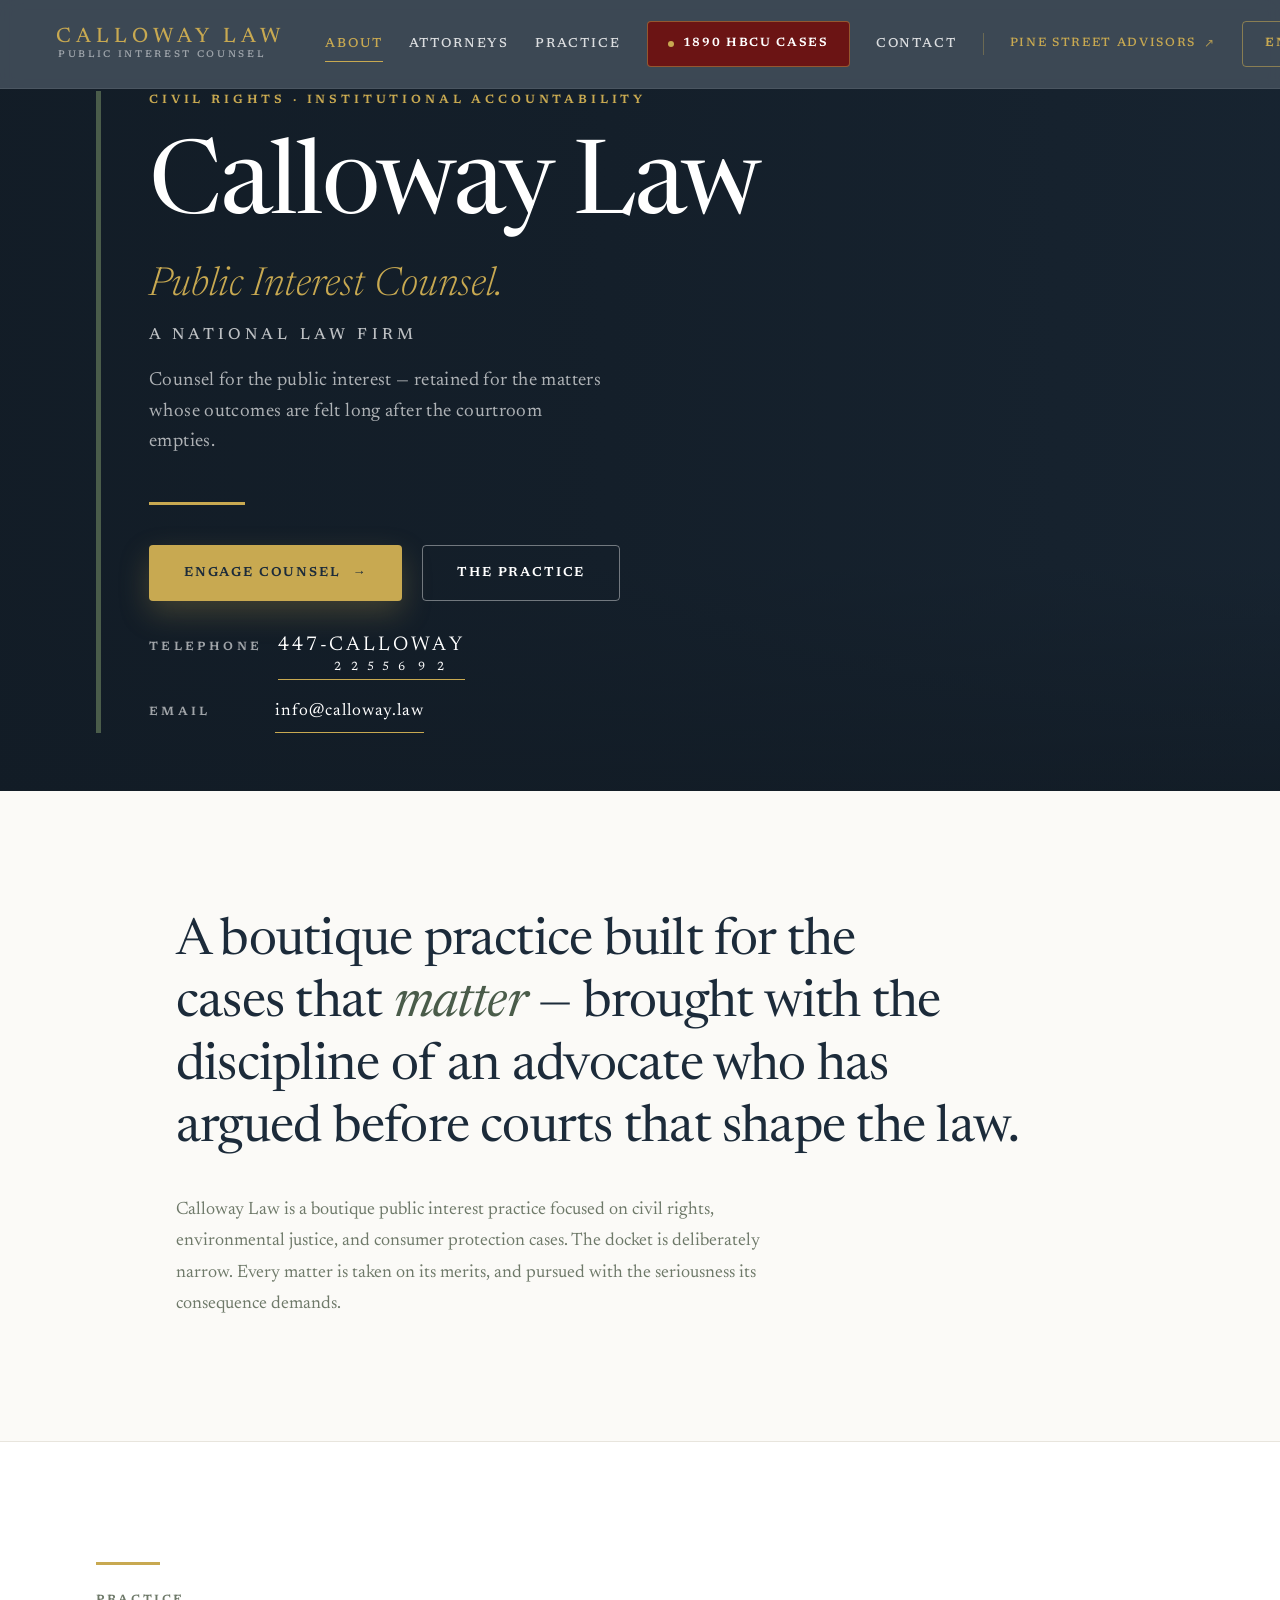
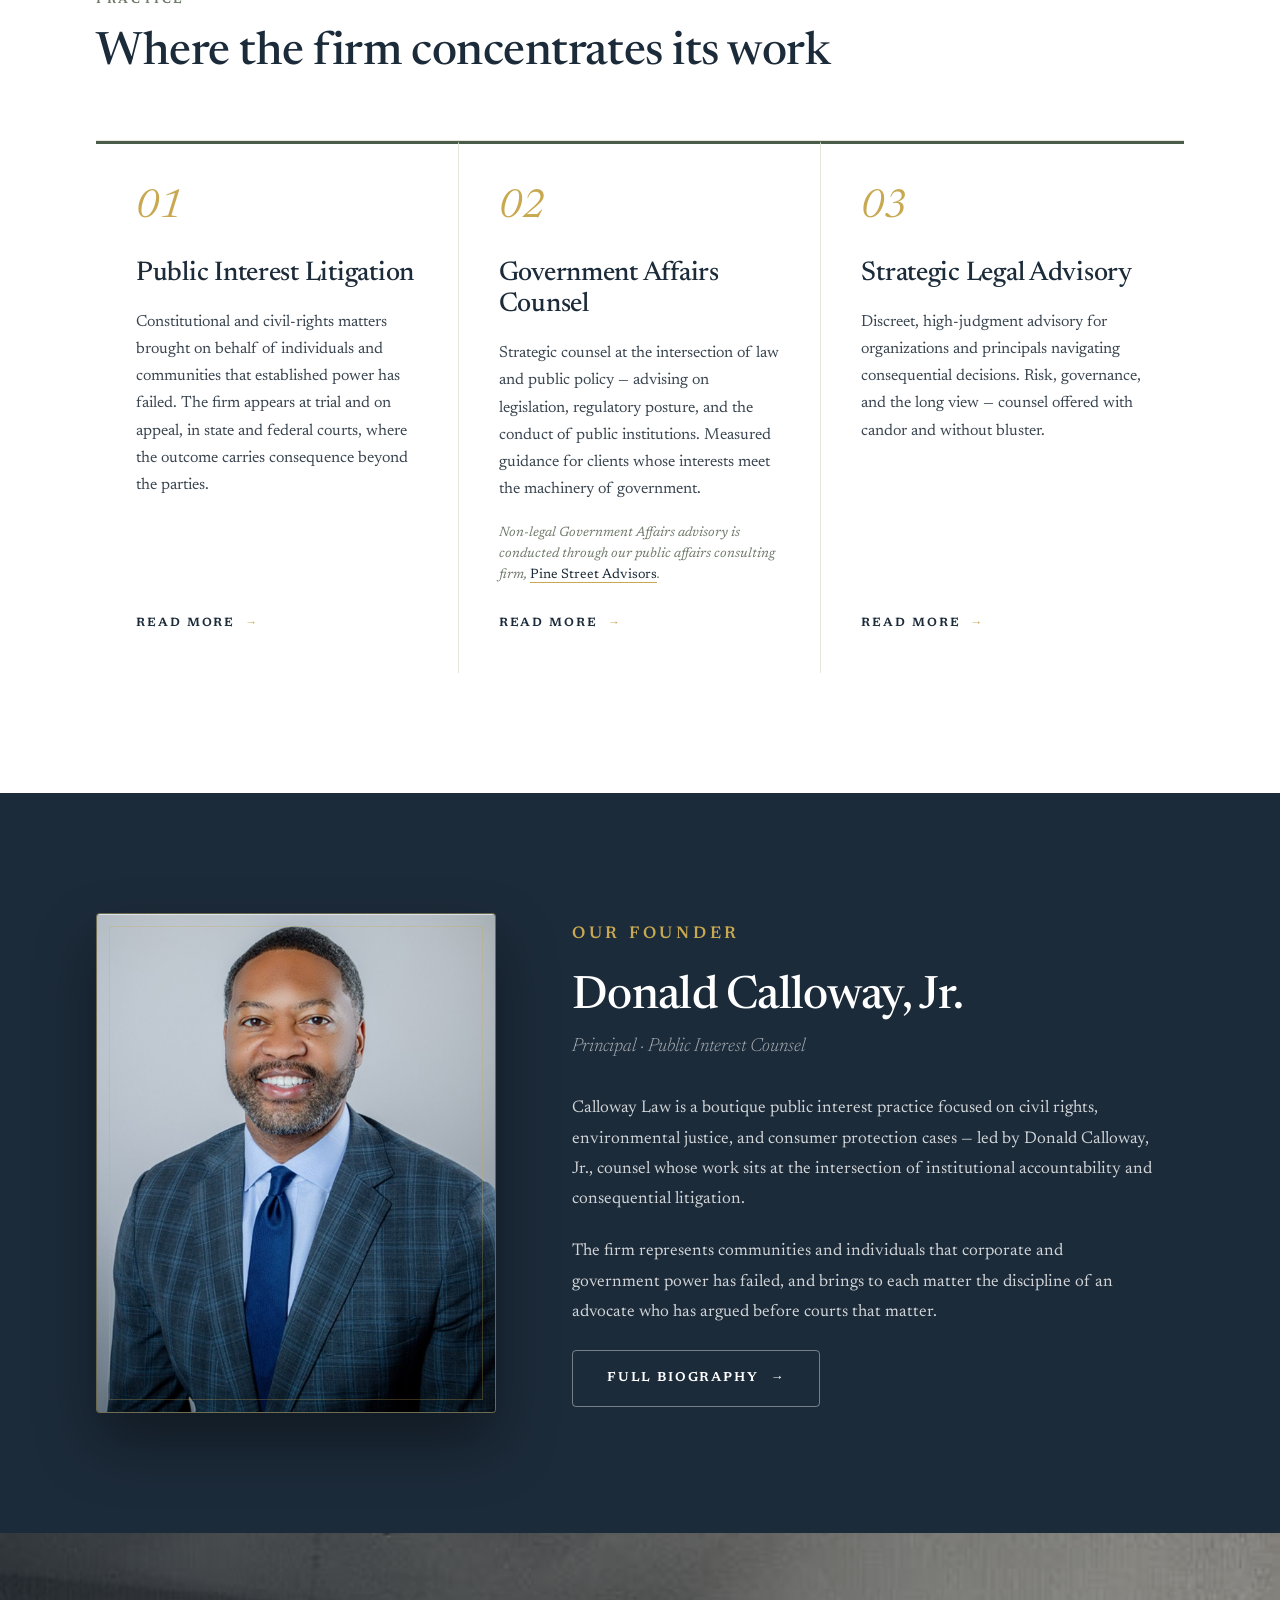
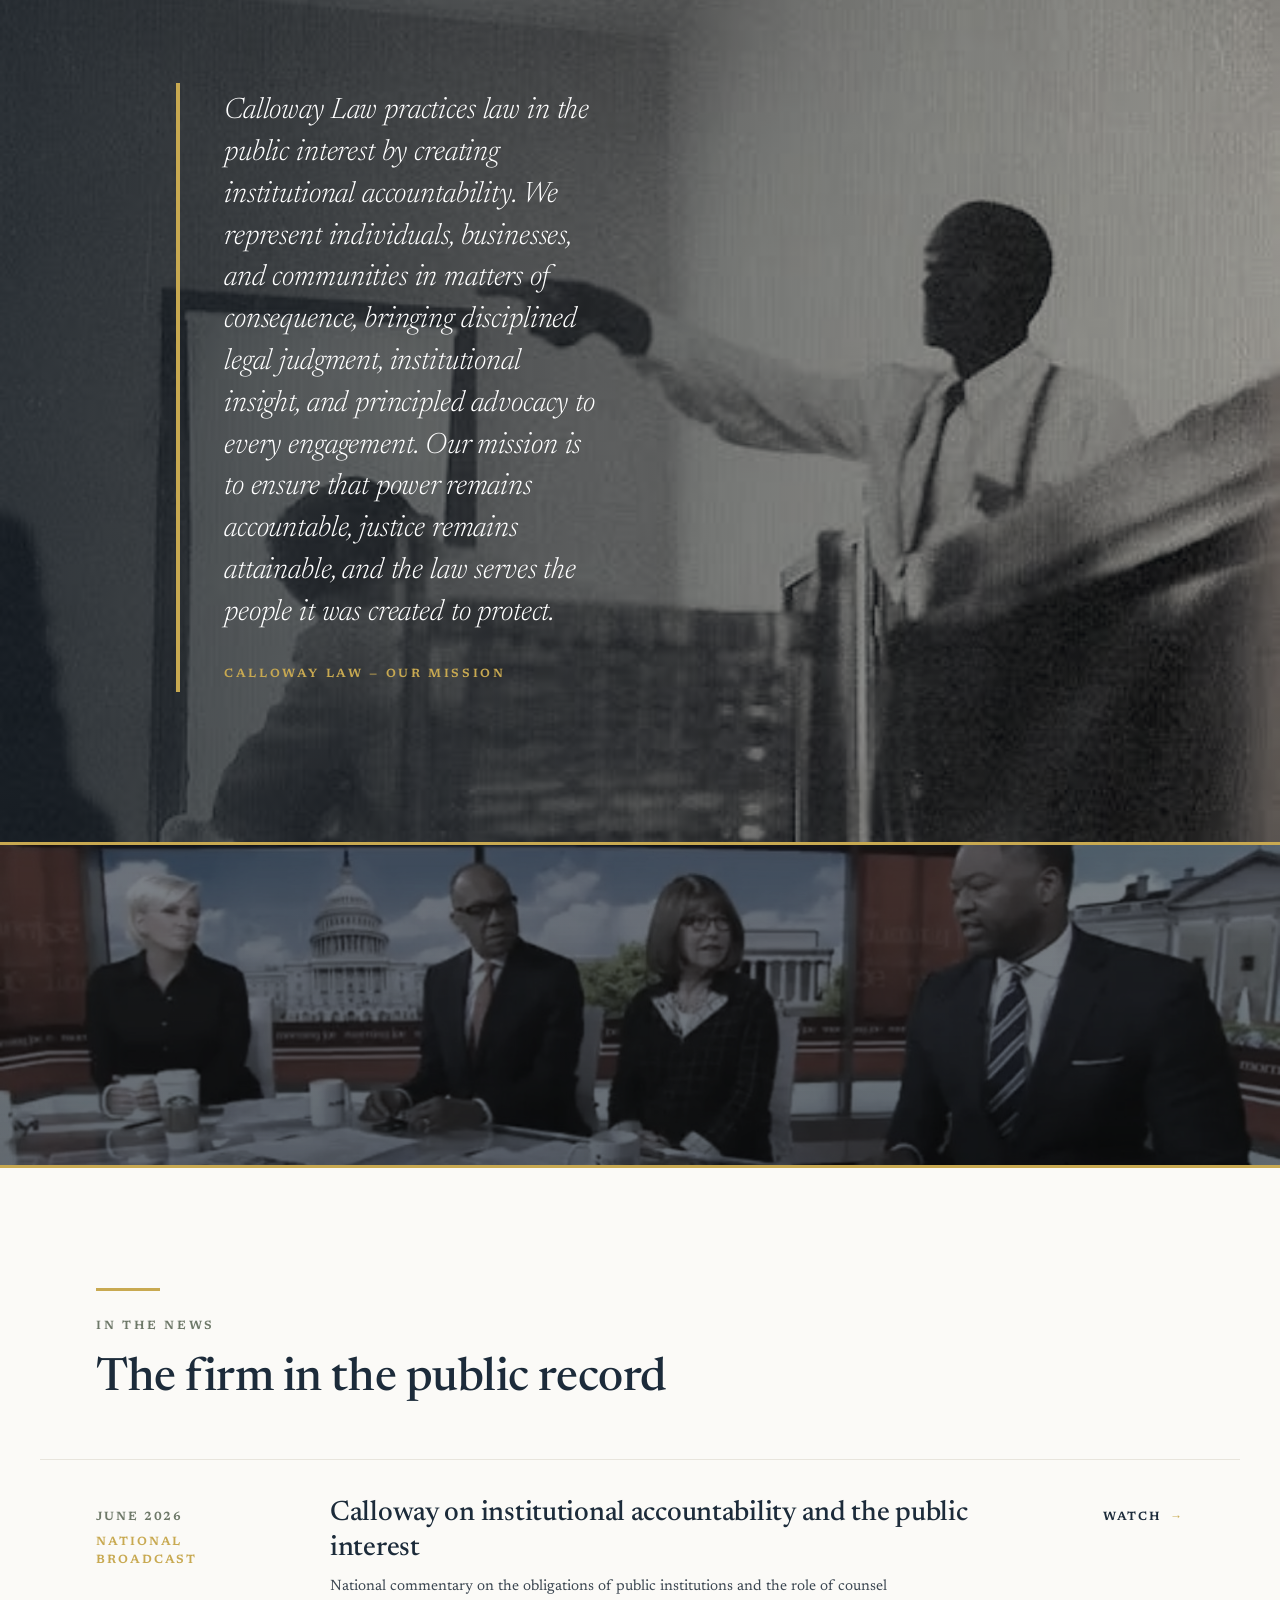
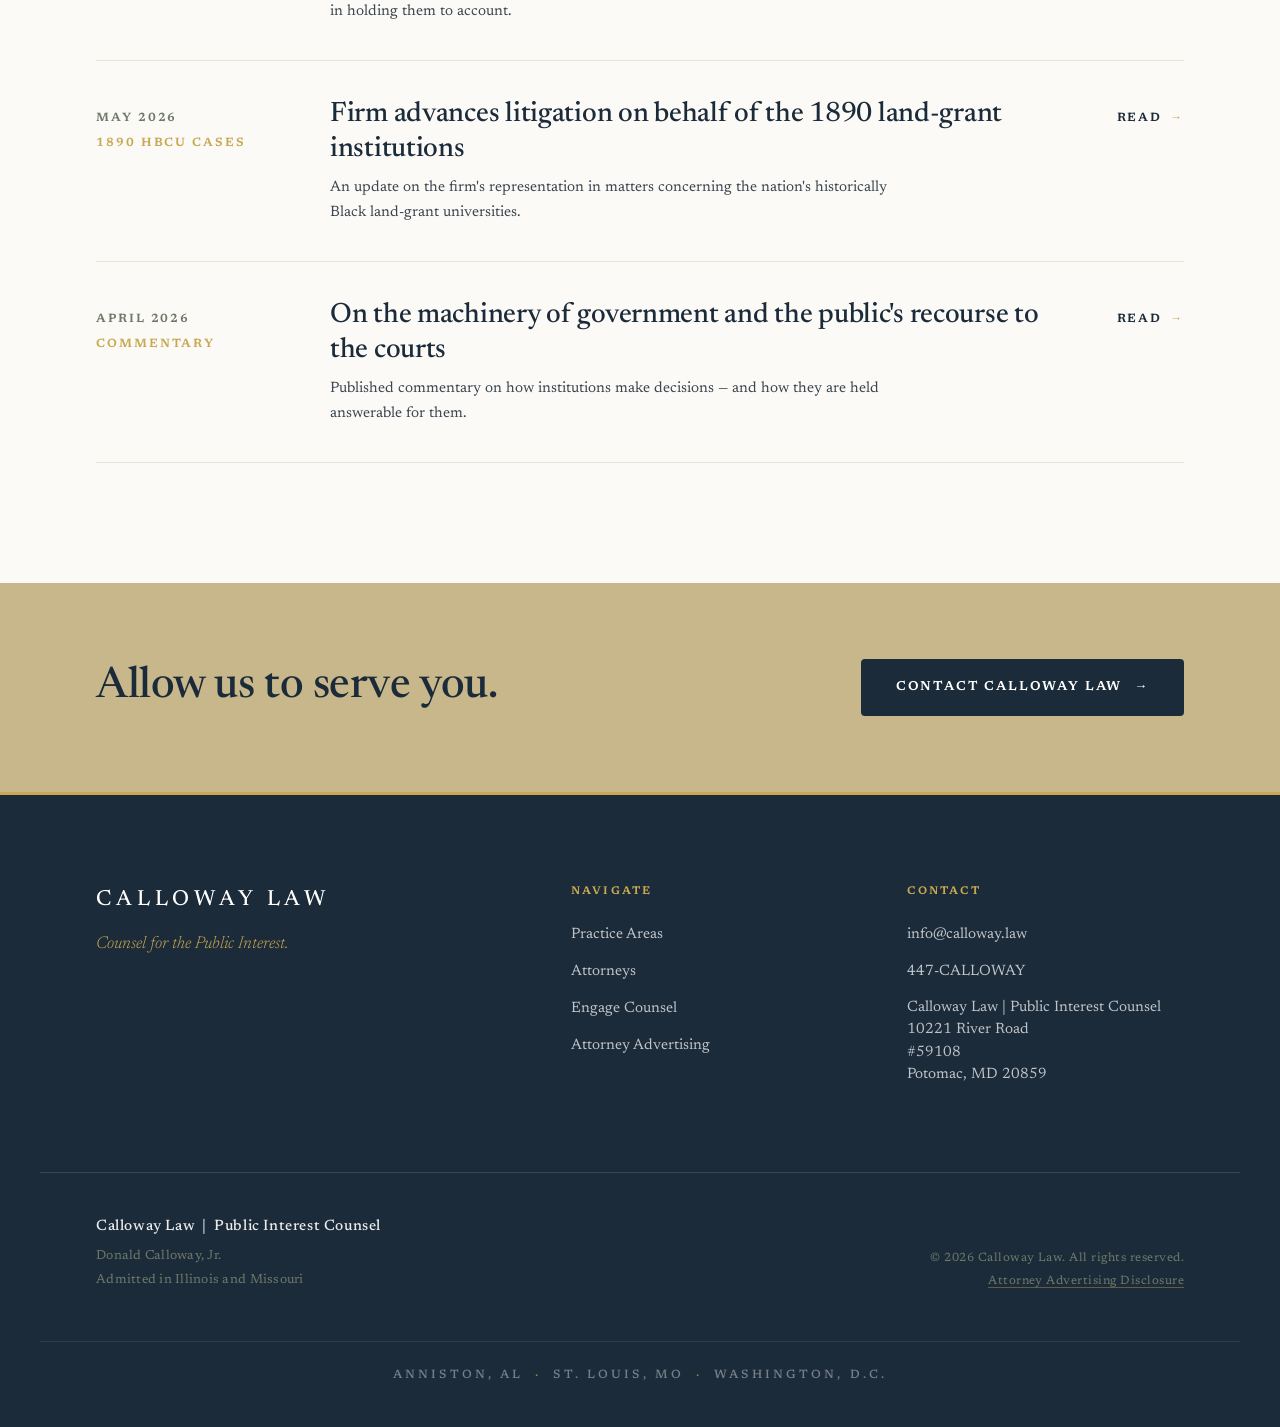
<file: index.html>
<!DOCTYPE html>
<html lang="en">
<head>
<meta charset="utf-8">
<meta name="viewport" content="width=device-width, initial-scale=1">
<title>Calloway Law — Counsel for the Public Interest</title>
<link rel="stylesheet" href="colors_and_type.css">
<link rel="stylesheet" href="site.css">
<style>
  /* ================= HERO ================= */
  .hero { position: relative; min-height: 78vh; display: flex; align-items: center; overflow: hidden; background: var(--slate-navy); }
  .hero-photo {
    position: absolute; inset: 0;
    background: url('https://images.unsplash.com/photo-1479142506502-19b3a3b7ff33?w=2000&q=80') center/cover no-repeat;
    filter: grayscale(.4) contrast(1.03);
    transform: scale(1.04);
  }
  .hero::after {
    content: ""; position: absolute; inset: 0;
    background:
      linear-gradient(90deg, rgba(18,28,38,.96) 0%, rgba(18,28,38,.82) 44%, rgba(18,28,38,.5) 100%),
      linear-gradient(0deg, rgba(18,28,38,.85) 0%, rgba(18,28,38,0) 32%);
  }
  .hero-inner { position: relative; z-index: 2; max-width: var(--maxw); margin: 0 auto; padding: 0 56px; width: 100%; }
  .hero-block { border-left: 5px solid var(--forest-green); padding-left: 48px; max-width: 900px; }
  .hero-kicker {
    font-family: var(--font-body); font-weight: 600; text-transform: uppercase;
    letter-spacing: .32em; font-size: 12px; color: var(--champagne-gold); margin: 0 0 30px;
  }
  .hero h1 {
    font-family: var(--font-display); font-weight: 400;
    color: #fff; font-size: clamp(52px, 8vw, 104px); line-height: .94;
    letter-spacing: -0.02em; margin: 0; text-wrap: balance;
  }
  .hero .subhead {
    font-family: var(--font-serif); font-style: italic; font-weight: 300;
    color: var(--champagne-gold); font-size: clamp(24px, 3.4vw, 40px); margin: 26px 0 0; line-height: 1.15;
  }
  .hero-jx {
    font-family: var(--font-body); font-weight: 500;
    color: rgba(255,255,255,.72); font-size: clamp(13px, 1.5vw, 16px);
    letter-spacing: .26em; text-transform: uppercase; margin: 14px 0 0;
  }
  .hero-jx span { color: var(--champagne-gold); margin: 0 12px; }
  .hero .tagline {
    font-family: var(--font-body); font-weight: 400;
    color: rgba(255,255,255,.66); font-size: clamp(15px, 1.7vw, 19px);
    margin: 18px 0 0; letter-spacing: .02em; max-width: 46ch;
  }
  .hero-rule { width: 96px; height: 0; border-top: 3px solid var(--champagne-gold); margin: 44px 0 40px; }
  .hero-actions { display: flex; align-items: center; gap: 20px; flex-wrap: wrap; }
  .hero-phone { display: flex; align-items: baseline; gap: 16px; margin: 34px 0 0; }
  .hero-phone .lbl { font-family: var(--font-body); font-weight: 600; text-transform: uppercase; letter-spacing: .28em; font-size: 12px; color: rgba(255,255,255,.6); }
  .hero-phone .vd { color: #fff; }
  .hero-phone a { font-family: var(--font-serif); font-size: 20px; letter-spacing: .14em; padding-bottom: 6px !important; color: #fff; text-decoration: none; border-bottom: 1px solid var(--champagne-gold); padding-bottom: 3px; }
  .hero-phone a:hover { border-bottom-width: 2px; }
  .hero-phone a:active { opacity: .85; }
  .hero-email { margin-top: 18px; margin-bottom: 56px; }
  .hero-phone .lbl { min-width: 110px; }
  .hero-email a { font-size: 17px; letter-spacing: .06em; }
  .hero-foot {
    position: absolute; z-index: 2; left: 0; right: 0; bottom: 34px;
    display: flex; justify-content: center;
  }
  .hero-foot span {
    font-family: var(--font-body); font-size: 11px; letter-spacing: .3em;
    text-transform: uppercase; color: rgba(255,255,255,.42);
  }

  /* ================= POSITIONING STATEMENT ================= */
  .statement { background: var(--paper); }
  .statement-wrap { max-width: 1040px; margin: 0 auto; padding: 0 56px; }
  .statement .lead {
    font-family: var(--font-display); font-weight: 400;
    color: var(--slate-navy); font-size: clamp(28px, 4vw, 52px);
    line-height: 1.22; letter-spacing: -0.015em; margin: 0; text-wrap: balance;
  }
  .statement .lead em { font-style: italic; color: var(--forest-green); }
  .statement .sub {
    font-family: var(--font-body); color: var(--sage-grey);
    font-size: 18px; line-height: 1.75; margin: 34px 0 0; max-width: 64ch;
  }

  /* ================= PRACTICE CARDS ================= */
  .practice { background: #fff; border-top: 1px solid var(--ink-faint); }
  .cards { display: grid; grid-template-columns: repeat(3, 1fr); gap: 0; margin-top: 60px; border-top: 1px solid var(--ink-faint); }
  .card {
    position: relative; background: #fff;
    border-top: 3px solid var(--forest-green);
    border-right: 1px solid var(--ink-faint);
    padding: 44px 40px 40px; min-height: 420px;
    display: flex; flex-direction: column;
    transition: background .3s ease, transform .3s ease;
  }
  .card:last-child { border-right: 0; }
  .card:hover { background: var(--paper); }
  .card .num {
    font-family: var(--font-display); font-weight: 400; font-style: italic;
    font-size: 40px; color: var(--champagne-gold); line-height: 1; margin-bottom: 30px;
  }
  .card h3 {
    font-family: var(--font-display); font-weight: 500; color: var(--slate-navy);
    font-size: 27px; line-height: 1.16; margin: 0 0 20px; letter-spacing: -0.01em;
  }
  .card p { font-family: var(--font-body); color: #3a4550; font-size: 16px; line-height: 1.7; margin: 0 0 20px; }
  .card .card-note { font-style: italic; color: var(--sage-grey); font-size: 13.5px; line-height: 1.55; margin: 0 0 28px; }
  .card .card-note a { color: var(--slate-navy); text-decoration: none; border-bottom: 1px solid var(--champagne-gold); font-style: normal; }
  .card .card-link {
    margin-top: auto; align-self: flex-start;
    font-family: var(--font-body); font-weight: 600; font-size: 12px;
    letter-spacing: .16em; text-transform: uppercase; color: var(--slate-navy);
    text-decoration: none; display: inline-flex; align-items: center; gap: 10px;
  }
  .card .card-link .arw { color: var(--champagne-gold); transition: transform .25s ease; }
  .card:hover .card-link .arw { transform: translateX(5px); }

  /* ================= BIOGRAPHY ================= */
  .bio { position: relative; background: var(--slate-navy); overflow: hidden; }
  .bio-grid {
    max-width: var(--maxw); margin: 0 auto; padding: 0 56px;
    display: grid; grid-template-columns: 400px 1fr; gap: 76px; align-items: center;
  }
  .headshot {
    position: relative; aspect-ratio: 4/5; border-radius: 4px; overflow: hidden;
    background:
      linear-gradient(160deg, rgba(255,255,255,.06), rgba(255,255,255,.01)),
      var(--slate-navy-90);
    border: 1px solid rgba(200,169,81,.4);
    display: flex; align-items: center; justify-content: center;
    box-shadow: 0 30px 60px rgba(0,0,0,.4);
  }
  .headshot::before {
    content: ""; position: absolute; inset: 12px; border: 1px solid rgba(200,169,81,.28);
    pointer-events: none;
  }
  .headshot span {
    font-family: ui-monospace, 'SFMono-Regular', Menlo, monospace;
    font-size: 11px; letter-spacing: .16em; text-transform: uppercase;
    color: rgba(255,255,255,.4); text-align: center; line-height: 1.8;
  }
  .bio-text .eyebrow { color: var(--champagne-gold); }
  .bio-text h2 {
    font-family: var(--font-display); font-weight: 500; color: #fff;
    font-size: clamp(30px, 3.6vw, 46px); line-height: 1.1; margin: 0 0 8px; letter-spacing: -0.015em;
  }
  .bio-text .role {
    font-family: var(--font-serif); font-style: italic; font-weight: 300;
    color: rgba(255,255,255,.6); font-size: 19px; margin: 0 0 30px;
  }
  .bio-text p { font-family: var(--font-body); color: rgba(255,255,255,.8); font-size: 17px; line-height: 1.78; margin: 0 0 22px; max-width: 58ch; }
  .bio-cta { margin-top: 16px; }

  /* ================= FULL-BLEED QUOTE ================= */
  .quote { position: relative; overflow: hidden; }
  .quote-photo {
    position: absolute; inset: 0;
    background: url('img/mose.jpeg') center 22%/cover no-repeat;
    filter: grayscale(.6) contrast(1.02) brightness(.92) sepia(.12);
  }
  .quote::after { content: ""; position: absolute; inset: 0; background: linear-gradient(90deg, rgba(16,25,34,.8) 0%, rgba(16,25,34,.52) 55%, rgba(16,25,34,.34) 100%); }
  .quote-wrap { position: relative; z-index: 2; max-width: 1040px; margin: 0 auto; padding: 150px 56px; }
  blockquote.pullquote { border-left: 4px solid var(--champagne-gold); padding: 8px 0 8px 44px; margin: 0; max-width: 42ch; }
  blockquote.pullquote p {
    font-family: var(--font-display); font-style: italic; font-weight: 300;
    color: #fff; font-size: clamp(20px, 2.3vw, 31px); line-height: 1.42; margin: 0; letter-spacing: -0.005em;
  }
  blockquote.pullquote cite {
    display: block; margin-top: 30px; font-style: normal;
    font-family: var(--font-body); font-weight: 600; font-size: 12px; letter-spacing: .22em;
    text-transform: uppercase; color: var(--champagne-gold);
  }

  /* ================= DESK BAND ================= */
  .deskband { position: relative; background: var(--slate-navy); border-top: 3px solid var(--champagne-gold); border-bottom: 3px solid var(--champagne-gold); }
  .deskband img { width: 100%; display: block; filter: grayscale(.55) saturate(.55) contrast(.94) brightness(.82); }
  .deskband::after {
    content: ""; position: absolute; inset: 0; pointer-events: none;
    background: linear-gradient(180deg, rgba(28,43,58,.42), rgba(28,43,58,.58));
    mix-blend-mode: multiply;
  }

  /* ================= IN THE NEWS ================= */
  .news { background: var(--paper); }
  .news-list { max-width: var(--maxw); margin: 54px auto 0; padding: 0 56px; border-top: 1px solid var(--ink-faint); }
  .news-item { display: grid; grid-template-columns: 190px 1fr auto; gap: 44px; align-items: baseline; padding: 36px 0; border-bottom: 1px solid var(--ink-faint); transition: background .25s ease; }
  .news-item .meta { font-family: var(--font-body); font-weight: 600; text-transform: uppercase; letter-spacing: .16em; font-size: 12px; color: var(--sage-grey); line-height: 1.5; }
  .news-item .meta .outlet { display: block; color: var(--champagne-gold); margin-top: 7px; }
  .news-item h3 { font-family: var(--font-display); font-weight: 500; color: var(--slate-navy); font-size: clamp(21px, 2.2vw, 28px); line-height: 1.24; margin: 0 0 9px; letter-spacing: -0.01em; }
  .news-item p { font-family: var(--font-body); color: #3a4550; font-size: 15px; line-height: 1.65; margin: 0; max-width: 62ch; }
  .news-item .readlink { font-family: var(--font-body); font-weight: 600; font-size: 12px; letter-spacing: .14em; text-transform: uppercase; color: var(--slate-navy); text-decoration: none; white-space: nowrap; display: inline-flex; gap: 9px; align-items: center; }
  .news-item .readlink .arw { color: var(--champagne-gold); transition: transform .25s ease; }
  .news-item .readlink:hover .arw { transform: translateX(4px); }
  @media (max-width: 860px) {
    .news-list { padding: 0 26px; }
    .news-item { grid-template-columns: 1fr; gap: 12px; padding: 28px 0; }
  }

  /* ================= GOLD CTA ================= */
  .cta-band { background: #C7B78B; position: relative; }
  .cta-inner {
    max-width: var(--maxw); margin: 0 auto; padding: 76px 56px;
    display: flex; align-items: center; justify-content: space-between; gap: 48px;
  }
  .cta-band h2 {
    font-family: var(--font-display); font-weight: 500; color: var(--slate-navy);
    font-size: clamp(28px, 3.4vw, 44px); line-height: 1.12; margin: 0; max-width: 20ch; letter-spacing: -0.01em;
  }

  @media (max-width: 860px) {
    .hero { min-height: 86vh; }
    .hero-block { padding-left: 26px; border-left-width: 4px; }
    .hero-foot { display: none; }
    .statement-wrap { padding: 0 26px; }
    .cards { grid-template-columns: 1fr; margin-top: 40px; }
    .card { min-height: 0; border-right: 0; border-bottom: 1px solid var(--ink-faint); }
    .bio-grid { grid-template-columns: 1fr; gap: 44px; padding: 0 26px; }
    .headshot { max-width: 300px; }
    .quote-wrap { padding: 96px 26px; }
    blockquote.pullquote { padding-left: 26px; }
    .cta-inner { flex-direction: column; align-items: flex-start; padding: 56px 26px; }
  }
</style>
</head>
<body>

<!-- ===== NAV ===== -->
<header class="nav" data-open="false" data-screen-label="Home — Nav">
  <div class="nav-inner">
    <a class="nav-mark" href="./">
      <span class="nav-mark-name">Calloway Law</span>
      <span class="nav-mark-sub">Public Interest Counsel</span>
    </a>
    <button class="nav-toggle" aria-label="Menu" aria-expanded="false"><span></span><span></span><span></span></button>
    <nav class="nav-nav">
      <a class="navlink" href="./#about" aria-current="page">About</a>
      <a class="navlink" href="attorney/">Attorneys</a>
      <a class="navlink" href="practice/">Practice</a>
      <a class="nav-hbcu" href="https://1890project.com" target="_blank" rel="noopener">1890 HBCU Cases</a>
      <a class="navlink" href="engage/">Contact</a>
      <a class="nav-pine" href="https://pinestreetdc.com" target="_blank" rel="noopener">Pine Street Advisors <span class="ext" aria-hidden="true">↗</span></a>
      <a class="nav-cta" href="engage/">Engage Counsel</a>
    </nav>
  </div>
</header>

<!-- ===== HERO ===== -->
<section class="hero" data-screen-label="Home — Hero">
  <div class="hero-photo"></div>
  <div class="hero-inner">
    <div class="hero-block">
      <p class="hero-kicker">Civil Rights · Institutional Accountability</p>
      <h1>Calloway&nbsp;Law</h1>
      <p class="subhead">Public Interest Counsel.</p>
      <p class="hero-jx">A National Law Firm</p>
      <p class="tagline">Counsel for the public interest — retained for the matters whose outcomes are felt long after the courtroom empties.</p>
      <div class="hero-rule"></div>
      <div class="hero-actions">
        <a class="btn btn--gold" href="engage/">Engage Counsel <span class="arw">→</span></a>
        <a class="btn btn--ghost-light" href="practice/">The Practice</a>
      </div>
      <p class="hero-phone"><span class="lbl">Telephone</span><a class="vanity" href="tel:+14472255692" aria-label="447-CALLOWAY, 447 225 5692"><span class="vl">447<span class="vd">&nbsp;</span></span><span class="vl">-<span class="vd">&nbsp;</span></span><span class="vl">C<span class="vd">2</span></span><span class="vl">A<span class="vd">2</span></span><span class="vl">L<span class="vd">5</span></span><span class="vl">L<span class="vd">5</span></span><span class="vl">O<span class="vd">6</span></span><span class="vl">W<span class="vd">9</span></span><span class="vl">A<span class="vd">2</span></span><span class="vl">Y<span class="vd">&nbsp;</span></span></a></p>
      <p class="hero-phone hero-email"><span class="lbl">Email</span><a href="mailto:info@calloway.law">info@calloway.law</a></p>
    </div>
  </div>
</section>

<!-- ===== POSITIONING STATEMENT ===== -->
<section class="section statement" id="about" data-screen-label="Home — Statement">
  <div class="statement-wrap">
    <p class="lead reveal">A boutique practice built for the cases that <em>matter</em> — brought with the discipline of an advocate who has argued before courts that shape the law.</p>
    <p class="sub reveal" data-delay="1">Calloway Law is a boutique public interest practice focused on civil rights, environmental justice, and consumer protection cases. The docket is deliberately narrow. Every matter is taken on its merits, and pursued with the seriousness its consequence demands.</p>
  </div>
</section>

<!-- ===== PRACTICE AREAS ===== -->
<section class="section practice" data-screen-label="Home — Practice Areas">
  <div class="sec-head">
    <div class="sec-rule reveal"></div>
    <p class="eyebrow reveal">Practice</p>
    <h2 class="sec-title reveal">Where the firm concentrates its work</h2>
  </div>
  <div class="shell">
    <div class="cards">
      <article class="card reveal">
        <div class="num">01</div>
        <h3>Public Interest Litigation</h3>
        <p>Constitutional and civil-rights matters brought on behalf of individuals and communities that established power has failed. The firm appears at trial and on appeal, in state and federal courts, where the outcome carries consequence beyond the parties.</p>
        <a class="card-link" href="practice/#litigation">Read more <span class="arw">→</span></a>
      </article>
      <article class="card reveal" data-delay="1">
        <div class="num">02</div>
        <h3>Government Affairs Counsel</h3>
        <p>Strategic counsel at the intersection of law and public policy — advising on legislation, regulatory posture, and the conduct of public institutions. Measured guidance for clients whose interests meet the machinery of government.</p>
        <p class="card-note">Non-legal Government Affairs advisory is conducted through our public affairs consulting firm, <a href="https://pinestreetdc.com" target="_blank" rel="noopener">Pine Street Advisors</a>.</p>
        <a class="card-link" href="practice/#government">Read more <span class="arw">→</span></a>
      </article>
      <article class="card reveal" data-delay="2">
        <div class="num">03</div>
        <h3>Strategic Legal Advisory</h3>
        <p>Discreet, high-judgment advisory for organizations and principals navigating consequential decisions. Risk, governance, and the long view — counsel offered with candor and without bluster.</p>
        <a class="card-link" href="practice/#advisory">Read more <span class="arw">→</span></a>
      </article>
    </div>
  </div>
</section>

<!-- ===== BIOGRAPHY ===== -->
<section class="section bio" data-screen-label="Home — Biography">
  <div class="bio-grid">
    <div class="headshot reveal"><img src="img/dc-headshot.jpeg" alt="Donald Calloway, Jr." style="width:100%;height:100%;object-fit:cover;"></div>
    <div class="bio-text reveal" data-delay="1">
      <p class="eyebrow">Our Founder</p>
      <h2>Donald Calloway, Jr.</h2>
      <p class="role">Principal · Public Interest Counsel</p>
      <p>Calloway Law is a boutique public interest practice focused on civil rights, environmental justice, and consumer protection cases — led by Donald Calloway, Jr., counsel whose work sits at the intersection of institutional accountability and consequential litigation.</p>
      <p>The firm represents communities and individuals that corporate and government power has failed, and brings to each matter the discipline of an advocate who has argued before courts that matter.</p>
      <div class="bio-cta"><a class="btn btn--ghost-light" href="attorney/">Full Biography <span class="arw">→</span></a></div>
    </div>
  </div>
</section>

<!-- ===== FULL-BLEED PULLQUOTE ===== -->
<section class="quote" data-screen-label="Home — Pullquote">
  <div class="quote-photo"></div>
  <div class="quote-wrap">
    <blockquote class="pullquote reveal">
      <p>Calloway Law practices law in the public interest by creating institutional accountability. We represent individuals, businesses, and communities in matters of consequence, bringing disciplined legal judgment, institutional insight, and principled advocacy to every engagement. Our mission is to ensure that power remains accountable, justice remains attainable, and the law serves the people it was created to protect.</p>
      <cite>Calloway Law — Our Mission</cite>
    </blockquote>
  </div>
</section>

<!-- ===== DESK BAND ===== -->
<section class="deskband" data-screen-label="Home — Desk">
  <img src="img/morning-joe.jpeg" alt="Donald Calloway, Jr. — national commentary">
</section>

<!-- ===== IN THE NEWS ===== -->
<section class="section news" id="news" data-screen-label="Home — In the News">
  <div class="sec-head">
    <div class="sec-rule reveal"></div>
    <p class="eyebrow reveal">In the News</p>
    <h2 class="sec-title reveal">The firm in the public record</h2>
  </div>
  <div class="news-list">
    <!-- To post an update, copy one .news-item block and edit the date, outlet, headline, summary, and link. -->
    <article class="news-item reveal">
      <div class="meta">June 2026<span class="outlet">National Broadcast</span></div>
      <div>
        <h3>Calloway on institutional accountability and the public interest</h3>
        <p>National commentary on the obligations of public institutions and the role of counsel in holding them to account.</p>
      </div>
      <a class="readlink" href="#">Watch <span class="arw">→</span></a>
    </article>
    <article class="news-item reveal">
      <div class="meta">May 2026<span class="outlet">1890 HBCU Cases</span></div>
      <div>
        <h3>Firm advances litigation on behalf of the 1890 land-grant institutions</h3>
        <p>An update on the firm's representation in matters concerning the nation's historically Black land-grant universities.</p>
      </div>
      <a class="readlink" href="practice/#hbcu">Read <span class="arw">→</span></a>
    </article>
    <article class="news-item reveal">
      <div class="meta">April 2026<span class="outlet">Commentary</span></div>
      <div>
        <h3>On the machinery of government and the public's recourse to the courts</h3>
        <p>Published commentary on how institutions make decisions — and how they are held answerable for them.</p>
      </div>
      <a class="readlink" href="#">Read <span class="arw">→</span></a>
    </article>
  </div>
</section>

<!-- ===== GOLD CTA BAND ===== -->
<section class="cta-band" data-screen-label="Home — CTA">
  <div class="cta-inner">
    <h2>Allow us to serve you.</h2>
    <a class="btn btn--navy" href="engage/">Contact Calloway Law <span class="arw">→</span></a>
  </div>
</section>

<!-- ===== FOOTER ===== -->
<footer class="footer" data-screen-label="Home — Footer">
  <div class="footer-grid">
    <div>
      <div class="footer-mark">Calloway Law</div>
      <p>Counsel for the Public Interest.</p>
    </div>
    <div>
      <h4>Navigate</h4>
      <ul>
        <li><a href="practice/">Practice Areas</a></li>
        <li><a href="attorney/">Attorneys</a></li>
        <li><a href="engage/">Engage Counsel</a></li>
        <li><a href="disclosure/">Attorney Advertising</a></li>
      </ul>
    </div>
    <div>
      <h4>Contact</h4>
      <ul>
        <li><a href="mailto:info@calloway.law">info@calloway.law</a></li>
        <li><a href="tel:+14472255692">447-CALLOWAY</a></li>
        <li class="footer-addr" style="line-height:1.5;color:rgba(255,255,255,.72);">Calloway Law | Public Interest Counsel<br>10221 River Road<br>#59108<br>Potomac, MD 20859</li>
      </ul>
    </div>
  </div>
  <div class="footer-id">
    <div class="id-lines">
      <strong>Calloway Law&nbsp;&nbsp;|&nbsp;&nbsp;Public Interest Counsel</strong><br>
      Donald Calloway, Jr.<br>
      Admitted in Illinois and Missouri
    </div>
    <div class="id-meta">
      © 2026 Calloway Law. All rights reserved.<br>
      <a href="disclosure/" style="color:var(--sage-grey);text-decoration:none;border-bottom:1px solid rgba(200,169,81,.4);">Attorney Advertising Disclosure</a>
    </div>
  </div>
  <div class="footer-cities">Anniston, AL<span class="sep">·</span>St. Louis, MO<span class="sep">·</span>Washington, D.C.</div>
</footer>

<script src="site.js"></script>
</body>
</html>
</file>
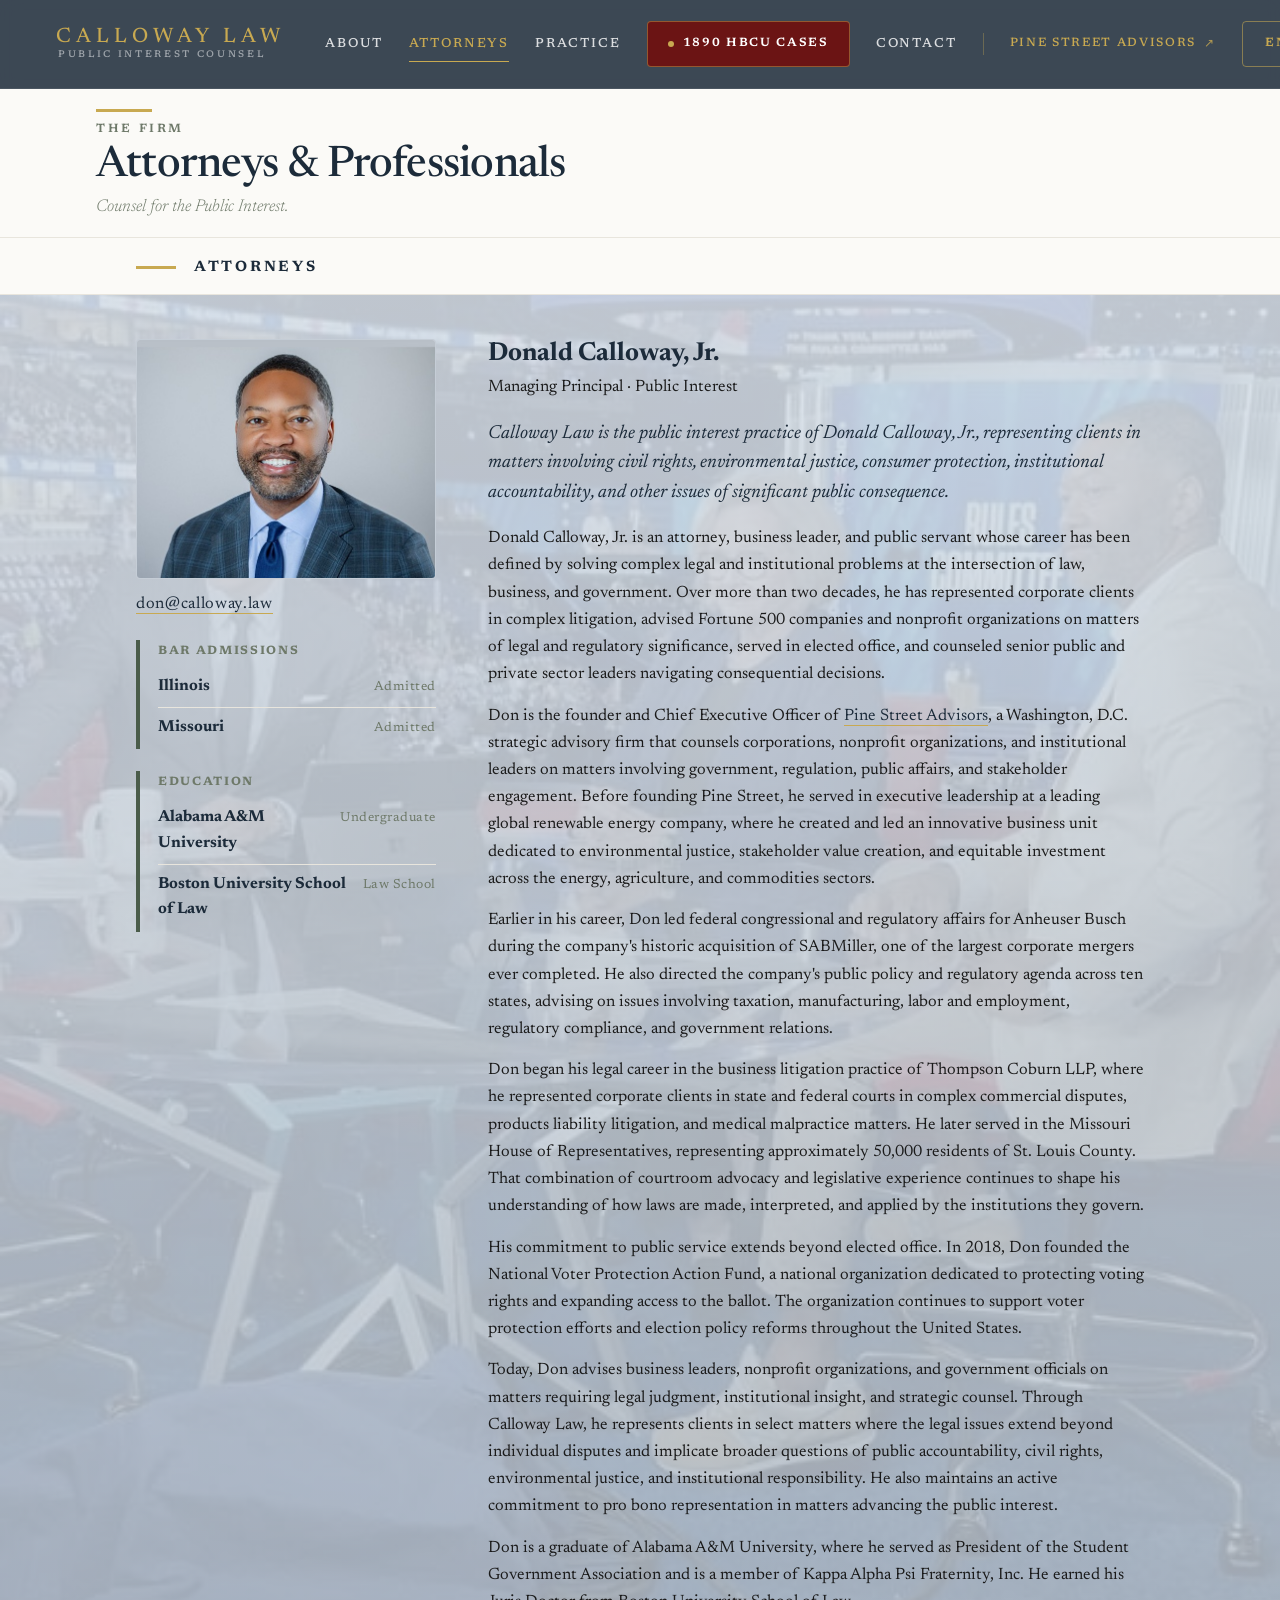
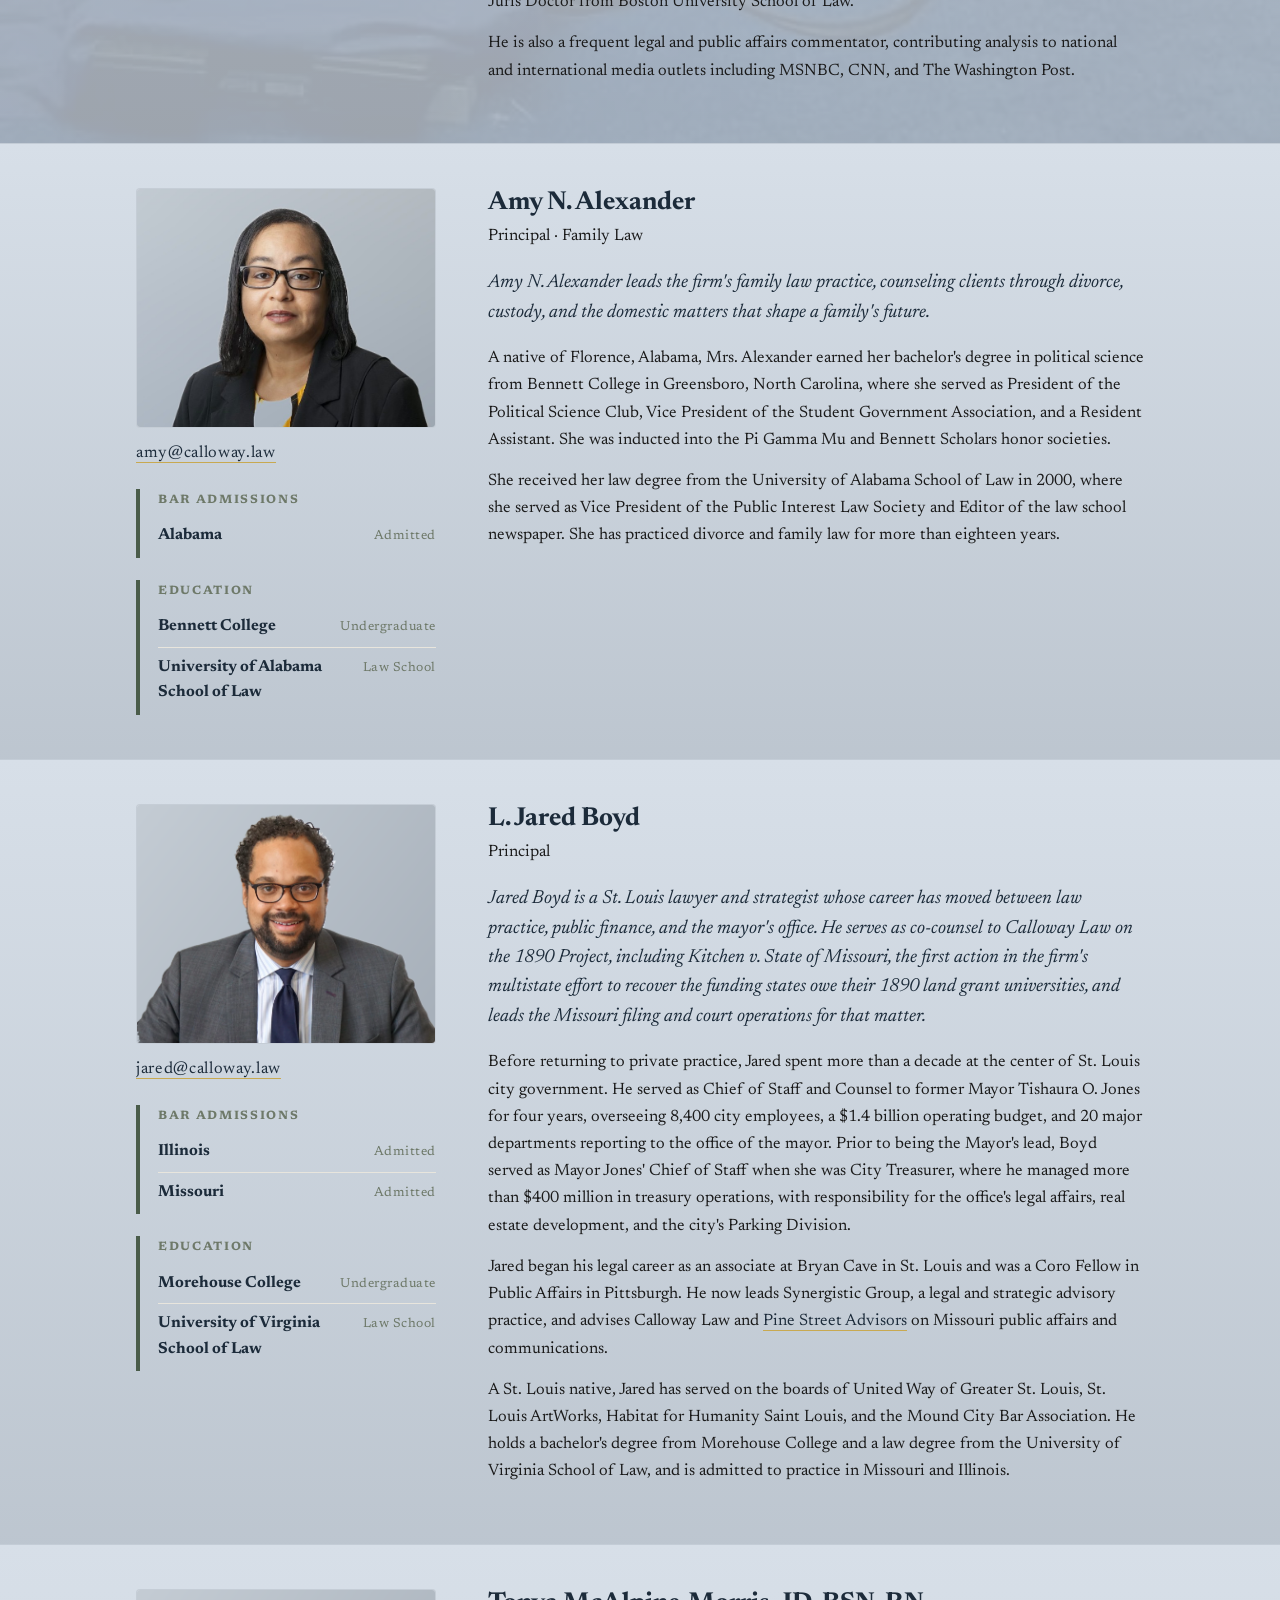
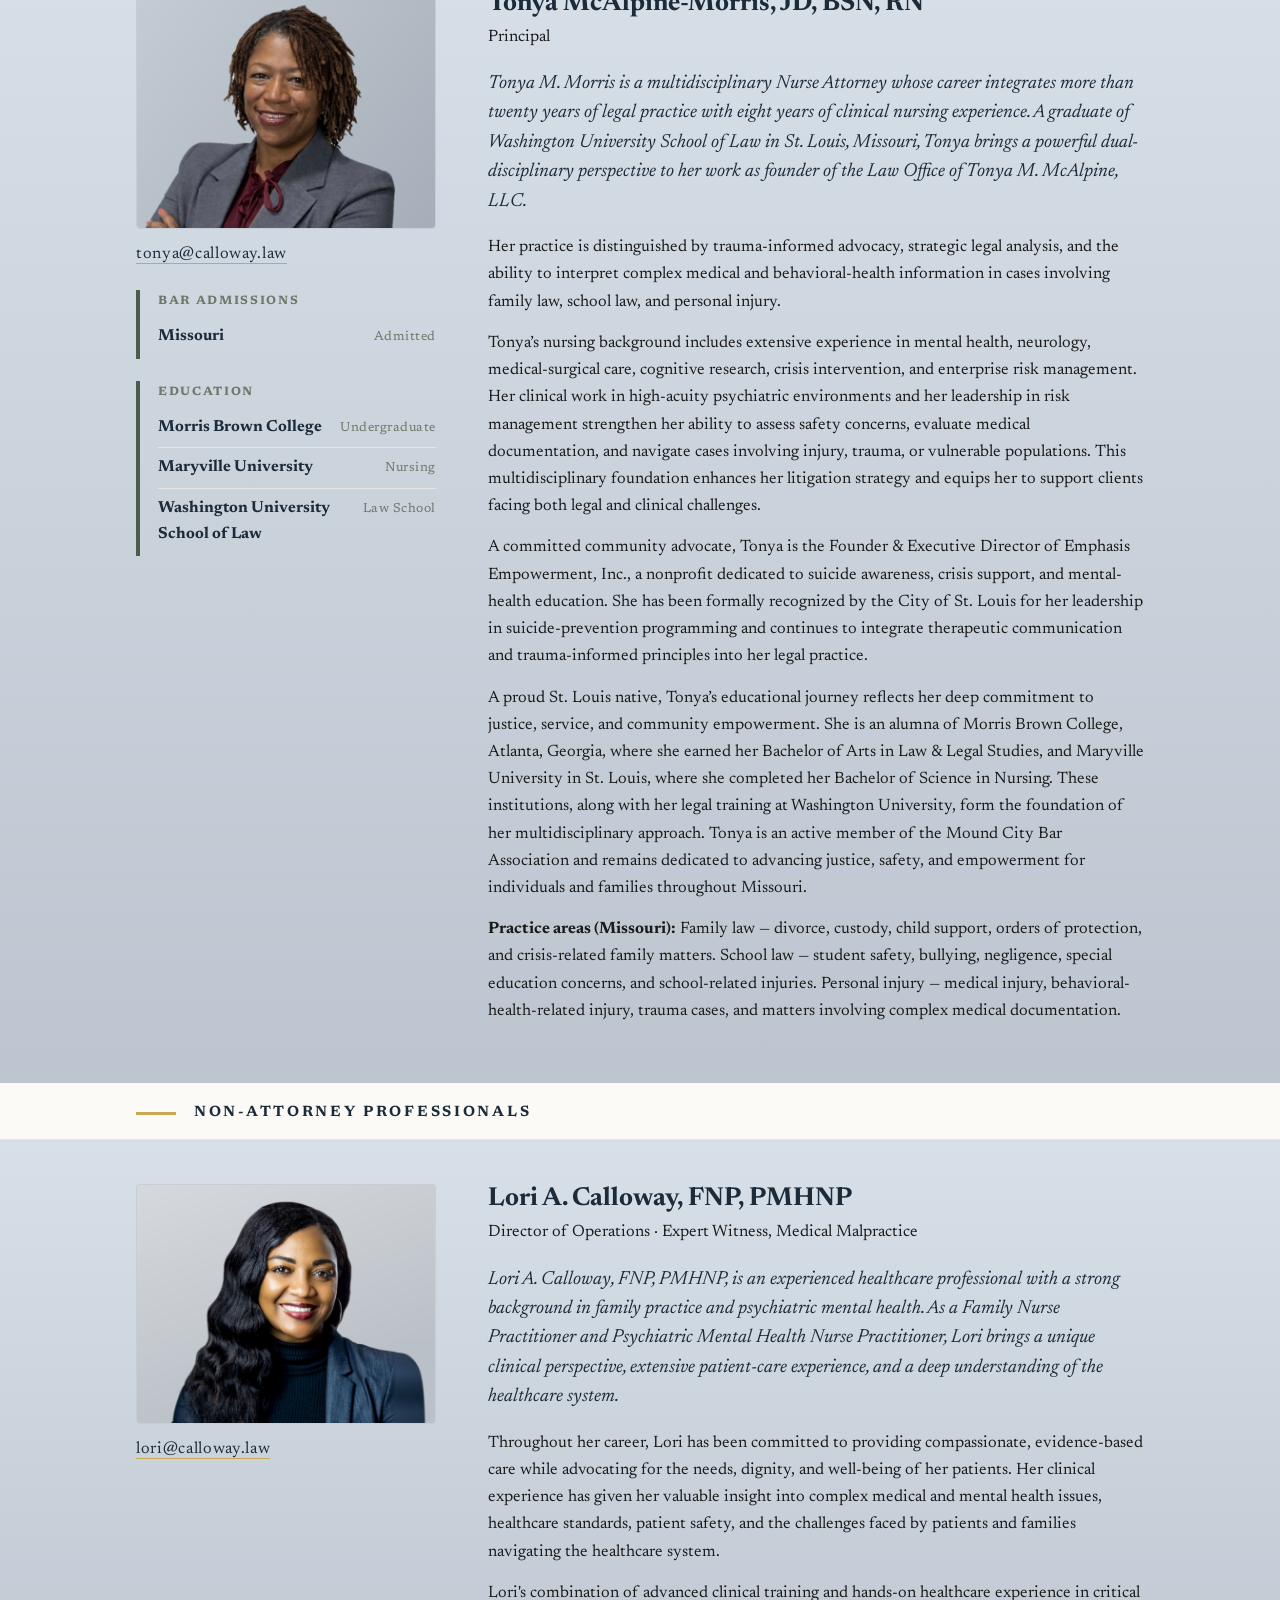
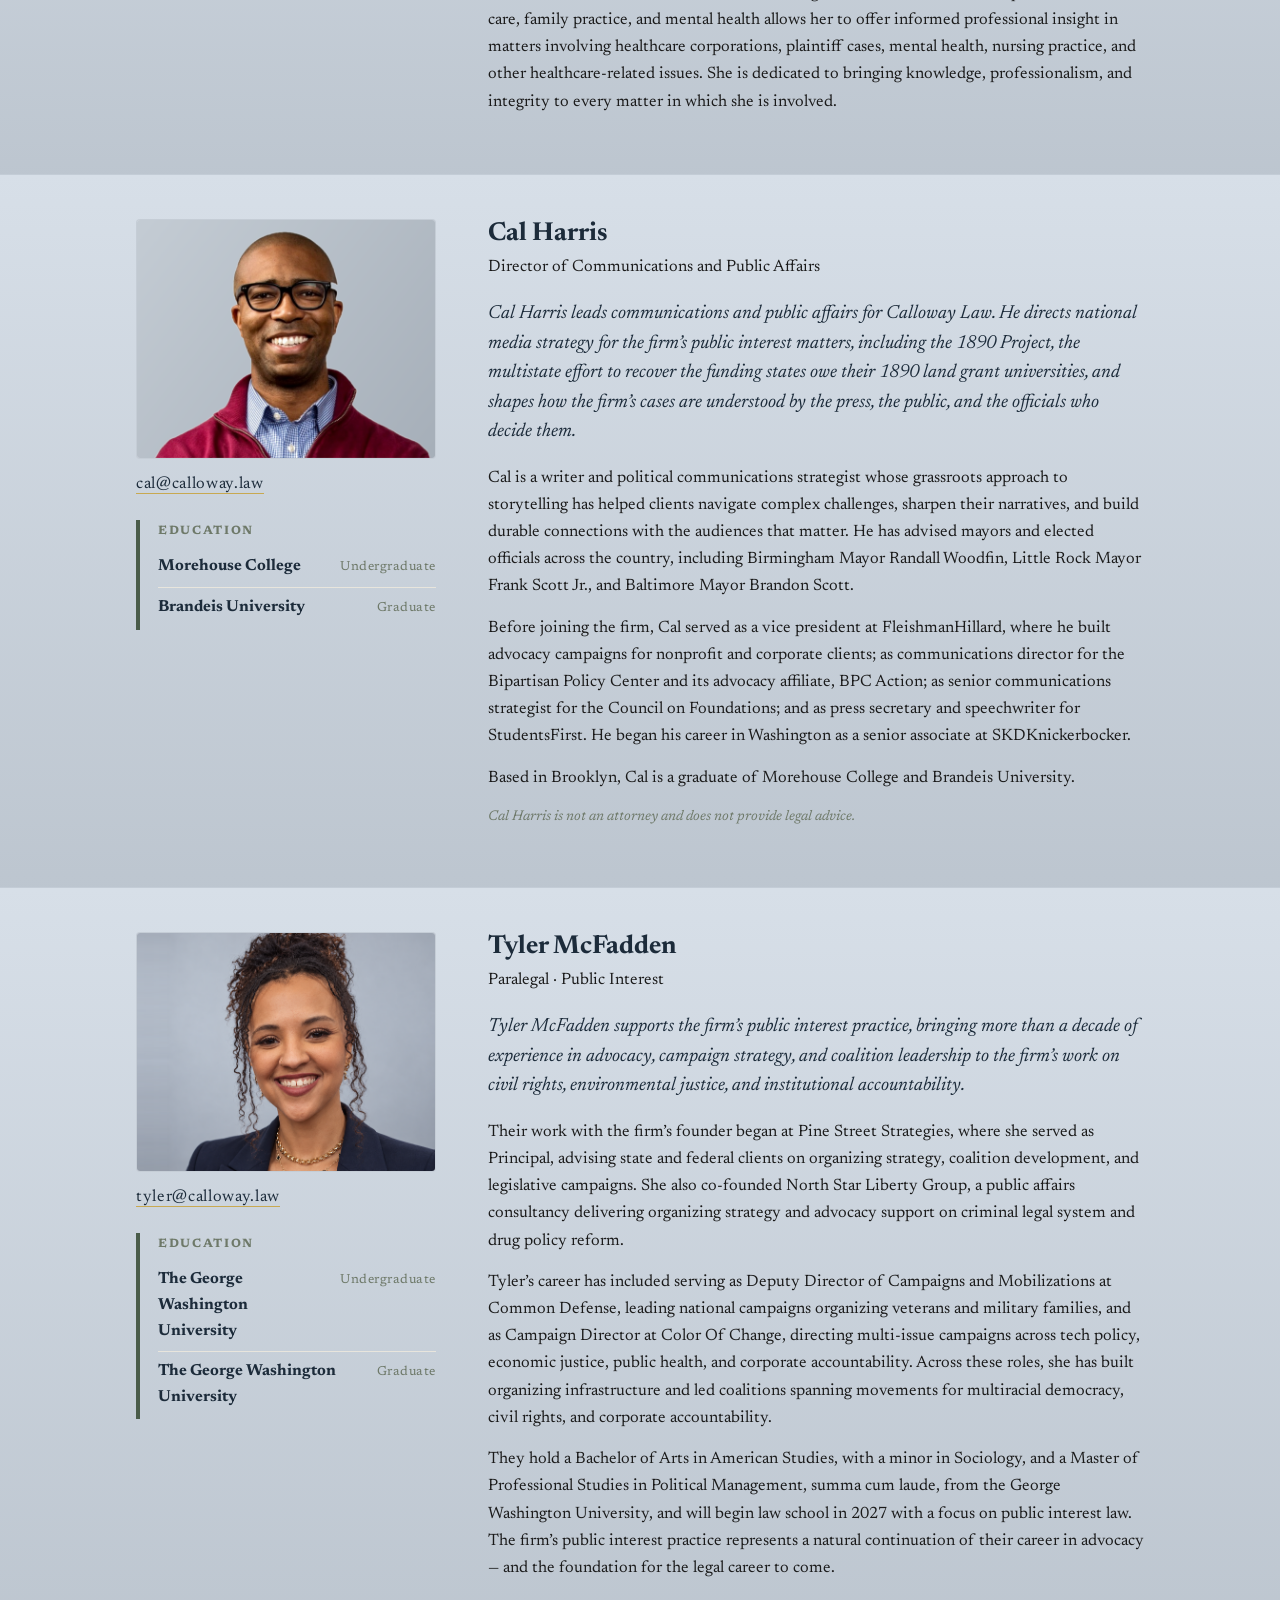
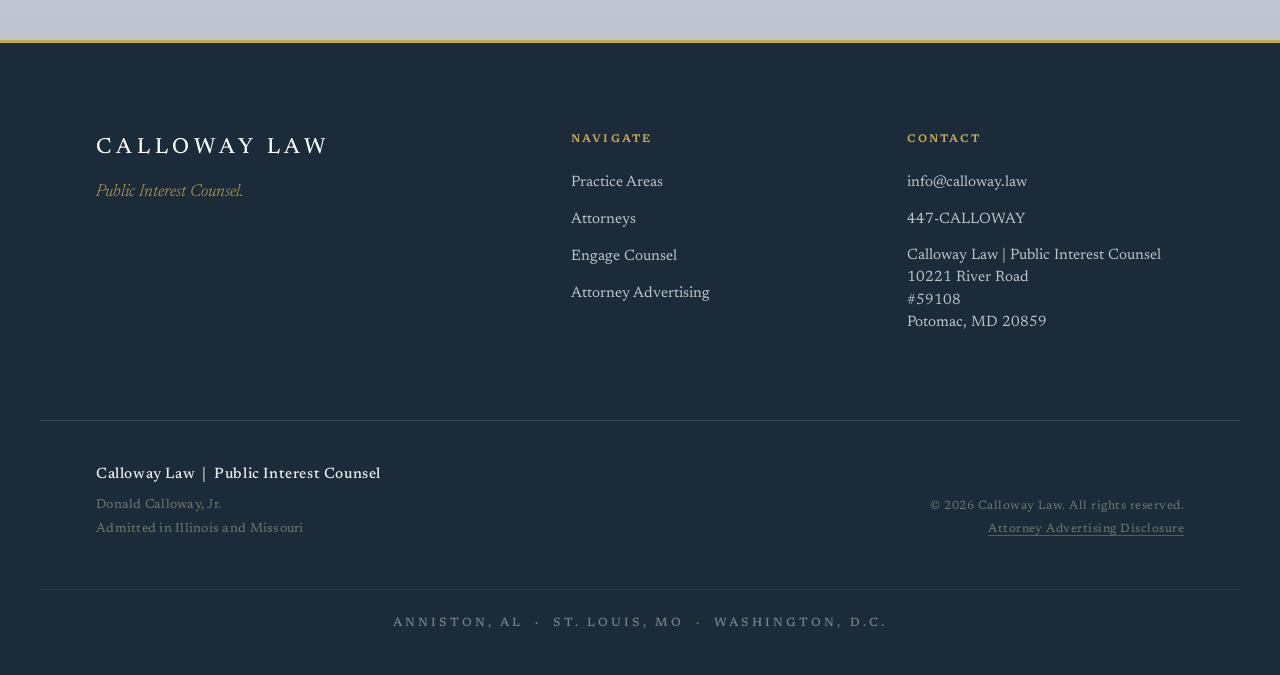
<file: attorney/index.html>
<!DOCTYPE html>
<html lang="en">
<head>
<meta charset="utf-8">
<meta name="viewport" content="width=device-width, initial-scale=1">
<title>Attorneys &amp; Professionals — Calloway Law</title>
<link rel="stylesheet" href="../colors_and_type.css">
<link rel="stylesheet" href="../site.css">
<style>
  .editorial { position: relative; background: #D7DFE8; overflow: hidden; }
  .editorial .ed-bg {
    position: absolute; inset: 0; z-index: 0;
    background-size: cover; background-position: center;
    opacity: .12; filter: grayscale(.4) contrast(1.03);
  }
  .editorial .ed-tint {
    position: absolute; inset: 0; z-index: 1; pointer-events: none;
    background: linear-gradient(180deg, rgba(215,223,232,.35) 0%, rgba(28,43,58,.14) 100%);
  }
  .column { position: relative; z-index: 2; max-width: 1120px; margin: 0 auto; padding: 0 56px; }
  .page-head { min-height: 0 !important; }
  .page-head-inner { padding: 20px 56px 16px; }
  .page-head .ph-rule { margin-bottom: 8px; }
  .page-head .eyebrow { margin: 0 0 4px; }
  .page-head h1 { font-size: clamp(30px, 3.4vw, 44px); line-height: 1.1; margin: 0 0 4px; }
  .page-head .ph-sub { margin: 0; font-size: 17px; }
  .group-head .column { padding-top: 18px !important; padding-bottom: 14px !important; }
  .group-head { background: var(--paper); border-bottom: 1px solid var(--ink-faint); }
  .group-head .column { padding-top: 26px; padding-bottom: 22px; display: flex; align-items: baseline; gap: 18px; }
  .group-head h2 { font-family: var(--font-display); font-weight: 700; color: var(--slate-navy); font-size: 15px; letter-spacing: .18em; text-transform: uppercase; margin: 0; }
  .group-head .gh-rule { width: 40px; border-top: 3px solid var(--champagne-gold); align-self: center; }
  .editorial { padding: 44px 0; }
  .editorial + .editorial { border-top: 1px solid rgba(28,43,58,.1); }
  .profile { display: grid; grid-template-columns: 300px minmax(0,1fr); gap: 52px; align-items: start; }
  .p-side { }
  .att-headshot { aspect-ratio: 5/4; border-radius: 4px; overflow: hidden; margin: 0 0 12px; border: 1px solid rgba(28,43,58,.12); background: #DDE3EB; }
  .att-headshot img { width: 100%; height: 100%; object-fit: cover; display: block; }
  .att-email { margin: 0; font-family: var(--font-body); font-size: 15px; letter-spacing: .04em; }
  .editorial h3.name { font-family: var(--font-display); font-weight: 700; color: var(--slate-navy); font-size: 26px; line-height: 1.2; margin: 0 0 4px; }
  .editorial .role { margin: 0 0 18px; }
  .editorial p { font-family: var(--font-body); color: var(--near-black); font-size: 16.5px; line-height: 1.65; margin: 0 0 14px; }
  .editorial .lede { font-family: var(--font-serif); font-style: italic; color: var(--slate-navy); font-size: 19px; line-height: 1.55; margin: 0 0 18px; }
  .bar-block { border-left: 4px solid var(--forest-green); padding: 2px 0 2px 18px; margin: 22px 0 0; }
  .bar-block h4 { font-family: var(--font-body); font-weight: 700; text-transform: uppercase; letter-spacing: .14em; font-size: 12px; color: var(--sage-grey); margin: 0 0 6px; }
  .bar-list { list-style: none; margin: 0; padding: 0; }
  .bar-list li { display: flex; justify-content: space-between; align-items: baseline; gap: 16px; padding: 7px 0; border-bottom: 1px solid var(--ink-faint); font-family: var(--font-body); }
  .bar-list li:last-child { border-bottom: 0; }
  .bar-list .jx { font-family: var(--font-display); font-weight: 700; color: var(--slate-navy); font-size: 16px; }
  .bar-list .det { color: var(--sage-grey); font-size: 13px; letter-spacing: .04em; white-space: nowrap; flex-shrink: 0; }
  @media (max-width: 860px) {
    .column { padding: 0 26px; }
    .page-head-inner { padding: 16px 26px 14px; }
    .group-head .column { padding-left: 26px; padding-right: 26px; }
    .profile { grid-template-columns: 1fr; gap: 22px; }
    .p-side { max-width: 380px; }
  }
</style>
</head>
<body>

<header class="nav" data-open="false">
  <div class="nav-inner">
    <a class="nav-mark" href="../">
      <span class="nav-mark-name">Calloway Law</span>
      <span class="nav-mark-sub">Public Interest Counsel</span>
    </a>
    <button class="nav-toggle" aria-label="Menu" aria-expanded="false"><span></span><span></span><span></span></button>
    <nav class="nav-nav">
      <a class="navlink" href="../#about">About</a>
      <a class="navlink" href="../attorney/" aria-current="page">Attorneys</a>
      <a class="navlink" href="../practice/">Practice</a>
      <a class="nav-hbcu" href="https://1890project.com" target="_blank" rel="noopener">1890 HBCU Cases</a>
      <a class="navlink" href="../engage/">Contact</a>
      <a class="nav-pine" href="https://pinestreetdc.com" target="_blank" rel="noopener">Pine Street Advisors <span class="ext" aria-hidden="true">↗</span></a>
      <a class="nav-cta" href="../engage/">Engage Counsel</a>
    </nav>
  </div>
</header>

<section class="page-head" data-screen-label="Attorneys — Masthead">
  <div class="ph-photo" style="background-image:url('https://images.unsplash.com/photo-1450101499163-c8848c66ca85?w=2000&q=80')"></div>
  <div class="page-head-inner">
    <div class="ph-rule"></div>
    <p class="eyebrow">The Firm</p>
    <h1>Attorneys &amp; Professionals</h1>
    <p class="ph-sub">Counsel for the Public Interest.</p>
  </div>
</section>

<section class="group-head" data-screen-label="Group — Attorneys">
  <div class="column"><span class="gh-rule"></span><h2>Attorneys</h2></div>
</section>

<section class="section editorial" data-screen-label="Attorney — Donald Calloway, Jr.">
  <div class="ed-bg" style="background-image:url('../img/don-desk.jpg'); opacity:.17; background-position:70% 58%;"></div>
  <div class="ed-tint"></div>
  <div class="column profile">
    <aside class="p-side">
      <div class="att-headshot"><img src="../img/dc-headshot-framed.jpg" alt="Donald Calloway, Jr."></div>
      <p class="att-email"><a class="cl-inline-link" href="mailto:don@calloway.law">don@calloway.law</a></p>
      <div class="bar-block">
        <h4>Bar Admissions</h4>
        <ul class="bar-list">
          <li><span class="jx">Illinois</span><span class="det">Admitted</span></li>
          <li><span class="jx">Missouri</span><span class="det">Admitted</span></li>
        </ul>
      </div>
    <div class="bar-block">
        <h4>Education</h4>
        <ul class="bar-list">
          <li><span class="jx">Alabama A&amp;M University</span><span class="det">Undergraduate</span></li>
          <li><span class="jx">Boston University School of Law</span><span class="det">Law School</span></li>
        </ul>
      </div>
    </aside>
    <div class="p-body">
      <h3 class="name">Donald Calloway, Jr.</h3>
      <p class="role">Managing Principal · Public Interest</p>
      <p class="lede">Calloway Law is the public interest practice of Donald Calloway, Jr., representing clients in matters involving civil rights, environmental justice, consumer protection, institutional accountability, and other issues of significant public consequence.</p>

    <p>Donald Calloway, Jr. is an attorney, business leader, and public servant whose career has been defined by solving complex legal and institutional problems at the intersection of law, business, and government. Over more than two decades, he has represented corporate clients in complex litigation, advised Fortune 500 companies and nonprofit organizations on matters of legal and regulatory significance, served in elected office, and counseled senior public and private sector leaders navigating consequential decisions.</p>

    <p>Don is the founder and Chief Executive Officer of <a class="cl-inline-link" href="https://pinestreetdc.com" target="_blank" rel="noopener">Pine Street Advisors</a>, a Washington, D.C. strategic advisory firm that counsels corporations, nonprofit organizations, and institutional leaders on matters involving government, regulation, public affairs, and stakeholder engagement. Before founding Pine Street, he served in executive leadership at a leading global renewable energy company, where he created and led an innovative business unit dedicated to environmental justice, stakeholder value creation, and equitable investment across the energy, agriculture, and commodities sectors.</p>

    <p>Earlier in his career, Don led federal congressional and regulatory affairs for Anheuser Busch during the company's historic acquisition of SABMiller, one of the largest corporate mergers ever completed. He also directed the company's public policy and regulatory agenda across ten states, advising on issues involving taxation, manufacturing, labor and employment, regulatory compliance, and government relations.</p>

    <p>Don began his legal career in the business litigation practice of Thompson Coburn LLP, where he represented corporate clients in state and federal courts in complex commercial disputes, products liability litigation, and medical malpractice matters. He later served in the Missouri House of Representatives, representing approximately 50,000 residents of St. Louis County. That combination of courtroom advocacy and legislative experience continues to shape his understanding of how laws are made, interpreted, and applied by the institutions they govern.</p>

    <p>His commitment to public service extends beyond elected office. In 2018, Don founded the National Voter Protection Action Fund, a national organization dedicated to protecting voting rights and expanding access to the ballot. The organization continues to support voter protection efforts and election policy reforms throughout the United States.</p>

    <p>Today, Don advises business leaders, nonprofit organizations, and government officials on matters requiring legal judgment, institutional insight, and strategic counsel. Through Calloway Law, he represents clients in select matters where the legal issues extend beyond individual disputes and implicate broader questions of public accountability, civil rights, environmental justice, and institutional responsibility. He also maintains an active commitment to pro bono representation in matters advancing the public interest.</p>

    <p>Don is a graduate of Alabama A&amp;M University, where he served as President of the Student Government Association and is a member of Kappa Alpha Psi Fraternity, Inc. He earned his Juris Doctor from Boston University School of Law.</p>

    <p>He is also a frequent legal and public affairs commentator, contributing analysis to national and international media outlets including MSNBC, CNN, and The Washington Post.</p>
    </div>
  </div>
</section>

<section class="section editorial" data-screen-label="Attorney — Amy N. Alexander">
  <div class="ed-bg" style="background-image:url('https://images.unsplash.com/photo-1591343395082-e120087004b4?w=1600&q=80');"></div>
  <div class="ed-tint"></div>
  <div class="column profile">
    <aside class="p-side">
      <div class="att-headshot"><img src="../img/amy-framed.jpg" alt="Amy N. Alexander"></div>
      <p class="att-email"><a class="cl-inline-link" href="mailto:amy@calloway.law">amy@calloway.law</a></p>
      <div class="bar-block">
        <h4>Bar Admissions</h4>
        <ul class="bar-list">
          <li><span class="jx">Alabama</span><span class="det">Admitted</span></li>
        </ul>
      </div>
    <div class="bar-block">
        <h4>Education</h4>
        <ul class="bar-list">
          <li><span class="jx">Bennett College</span><span class="det">Undergraduate</span></li>
          <li><span class="jx">University of Alabama School of Law</span><span class="det">Law School</span></li>
        </ul>
      </div>
    </aside>
    <div class="p-body">
      <h3 class="name">Amy N. Alexander</h3>
      <p class="role">Principal · Family Law</p>
      <p class="lede">Amy N. Alexander leads the firm's family law practice, counseling clients through divorce, custody, and the domestic matters that shape a family's future.</p>

    <p>A native of Florence, Alabama, Mrs. Alexander earned her bachelor's degree in political science from Bennett College in Greensboro, North Carolina, where she served as President of the Political Science Club, Vice President of the Student Government Association, and a Resident Assistant. She was inducted into the Pi Gamma Mu and Bennett Scholars honor societies.</p>

    <p>She received her law degree from the University of Alabama School of Law in 2000, where she served as Vice President of the Public Interest Law Society and Editor of the law school newspaper. She has practiced divorce and family law for more than eighteen years.</p>
    </div>
  </div>
</section>

<section class="section editorial" data-screen-label="Attorney — L. Jared Boyd">
  <div class="ed-bg" style="background-image:url('https://images.unsplash.com/photo-1450101499163-c8848c66ca85?w=1600&q=80');"></div>
  <div class="ed-tint"></div>
  <div class="column profile">
    <aside class="p-side">
      <div class="att-headshot"><img src="../img/jared-framed.jpg" alt="L. Jared Boyd"></div>
      <p class="att-email"><a class="cl-inline-link" href="mailto:jared@calloway.law">jared@calloway.law</a></p>
      <div class="bar-block">
        <h4>Bar Admissions</h4>
        <ul class="bar-list">
          <li><span class="jx">Illinois</span><span class="det">Admitted</span></li>
          <li><span class="jx">Missouri</span><span class="det">Admitted</span></li>
        </ul>
      </div>
    <div class="bar-block">
        <h4>Education</h4>
        <ul class="bar-list">
          <li><span class="jx">Morehouse College</span><span class="det">Undergraduate</span></li>
          <li><span class="jx">University of Virginia School of Law</span><span class="det">Law School</span></li>
        </ul>
      </div>
    </aside>
    <div class="p-body">
      <h3 class="name">L. Jared Boyd</h3>
      <p class="role">Principal</p>
      <p class="lede">Jared Boyd is a St. Louis lawyer and strategist whose career has moved between law practice, public finance, and the mayor's office. He serves as co-counsel to Calloway Law on the 1890 Project, including <em>Kitchen v. State of Missouri</em>, the first action in the firm's multistate effort to recover the funding states owe their 1890 land grant universities, and leads the Missouri filing and court operations for that matter.</p>

      <p>Before returning to private practice, Jared spent more than a decade at the center of St. Louis city government. He served as Chief of Staff and Counsel to former Mayor Tishaura O. Jones for four years, overseeing 8,400 city employees, a $1.4 billion operating budget, and 20 major departments reporting to the office of the mayor. Prior to being the Mayor's lead, Boyd served as Mayor Jones' Chief of Staff when she was City Treasurer, where he managed more than $400 million in treasury operations, with responsibility for the office's legal affairs, real estate development, and the city's Parking Division.</p>

      <p>Jared began his legal career as an associate at Bryan Cave in St. Louis and was a Coro Fellow in Public Affairs in Pittsburgh. He now leads Synergistic Group, a legal and strategic advisory practice, and advises Calloway Law and <a class="cl-inline-link" href="https://pinestreetdc.com" target="_blank" rel="noopener">Pine Street Advisors</a> on Missouri public affairs and communications.</p>

      <p>A St. Louis native, Jared has served on the boards of United Way of Greater St. Louis, St. Louis ArtWorks, Habitat for Humanity Saint Louis, and the Mound City Bar Association. He holds a bachelor's degree from Morehouse College and a law degree from the University of Virginia School of Law, and is admitted to practice in Missouri and Illinois.</p>
    </div>
  </div>
</section>

<section class="section editorial" data-screen-label="Attorney — Tonya McAlpine-Morris">
  <div class="ed-bg" style="background-image:url('https://images.unsplash.com/photo-1450101499163-c8848c66ca85?w=1600&q=80');"></div>
  <div class="ed-tint"></div>
  <div class="column profile">
    <aside class="p-side">
      <div class="att-headshot"><img src="../img/tonya-framed-v2.jpg" alt="Tonya McAlpine-Morris"></div>
      <p class="att-email"><a class="cl-inline-link" href="mailto:tonya@calloway.law">tonya@calloway.law</a></p>
      <div class="bar-block">
        <h4>Bar Admissions</h4>
        <ul class="bar-list">
          <li><span class="jx">Missouri</span><span class="det">Admitted</span></li>
        </ul>
      </div>
      <div class="bar-block">
        <h4>Education</h4>
        <ul class="bar-list">
          <li><span class="jx">Morris Brown College</span><span class="det">Undergraduate</span></li>
          <li><span class="jx">Maryville University</span><span class="det">Nursing</span></li>
          <li><span class="jx">Washington University School of Law</span><span class="det">Law School</span></li>
        </ul>
      </div>
    </aside>
    <div class="p-body">
      <h3 class="name">Tonya McAlpine-Morris, JD, BSN, RN</h3>
      <p class="role">Principal</p>
      <p class="lede">Tonya M. Morris is a multidisciplinary Nurse Attorney whose career integrates more than twenty years of legal practice with eight years of clinical nursing experience. A graduate of Washington University School of Law in St. Louis, Missouri, Tonya brings a powerful dual-disciplinary perspective to her work as founder of the Law Office of Tonya M. McAlpine, LLC.</p>
      <p>Her practice is distinguished by trauma-informed advocacy, strategic legal analysis, and the ability to interpret complex medical and behavioral-health information in cases involving family law, school law, and personal injury.</p>
      <p>Tonya&rsquo;s nursing background includes extensive experience in mental health, neurology, medical-surgical care, cognitive research, crisis intervention, and enterprise risk management. Her clinical work in high-acuity psychiatric environments and her leadership in risk management strengthen her ability to assess safety concerns, evaluate medical documentation, and navigate cases involving injury, trauma, or vulnerable populations. This multidisciplinary foundation enhances her litigation strategy and equips her to support clients facing both legal and clinical challenges.</p>
      <p>A committed community advocate, Tonya is the Founder &amp; Executive Director of Emphasis Empowerment, Inc., a nonprofit dedicated to suicide awareness, crisis support, and mental-health education. She has been formally recognized by the City of St. Louis for her leadership in suicide-prevention programming and continues to integrate therapeutic communication and trauma-informed principles into her legal practice.</p>
      <p>A proud St. Louis native, Tonya&rsquo;s educational journey reflects her deep commitment to justice, service, and community empowerment. She is an alumna of Morris Brown College, Atlanta, Georgia, where she earned her Bachelor of Arts in Law &amp; Legal Studies, and Maryville University in St. Louis, where she completed her Bachelor of Science in Nursing. These institutions, along with her legal training at Washington University, form the foundation of her multidisciplinary approach. Tonya is an active member of the Mound City Bar Association and remains dedicated to advancing justice, safety, and empowerment for individuals and families throughout Missouri.</p>
      <p><strong>Practice areas (Missouri):</strong> Family law &mdash; divorce, custody, child support, orders of protection, and crisis-related family matters. School law &mdash; student safety, bullying, negligence, special education concerns, and school-related injuries. Personal injury &mdash; medical injury, behavioral-health-related injury, trauma cases, and matters involving complex medical documentation.</p>
    </div>
  </div>
</section>

<section class="group-head" data-screen-label="Group — Non-Attorney Professionals">
  <div class="column"><span class="gh-rule"></span><h2>Non-Attorney Professionals</h2></div>
</section>

<section class="section editorial" data-screen-label="Professional — Lori A. Calloway">
  <div class="ed-bg" style="background-image:url('https://images.unsplash.com/photo-1519494026892-80bbd2d6fd0d?w=1600&q=80');"></div>
  <div class="ed-tint"></div>
  <div class="column profile">
    <aside class="p-side">
      <div class="att-headshot"><img src="../img/lori-framed-v10.jpg" alt="Lori A. Calloway, FNP, PMHNP"></div>
      <p class="att-email"><a class="cl-inline-link" href="mailto:lori@calloway.law">lori@calloway.law</a></p>
    </aside>
    <div class="p-body">
      <h3 class="name">Lori A. Calloway, FNP, PMHNP</h3>
      <p class="role">Director of Operations · Expert Witness, Medical Malpractice</p>
      <p class="lede">Lori A. Calloway, FNP, PMHNP, is an experienced healthcare professional with a strong background in family practice and psychiatric mental health. As a Family Nurse Practitioner and Psychiatric Mental Health Nurse Practitioner, Lori brings a unique clinical perspective, extensive patient-care experience, and a deep understanding of the healthcare system.</p>

    <p>Throughout her career, Lori has been committed to providing compassionate, evidence-based care while advocating for the needs, dignity, and well-being of her patients. Her clinical experience has given her valuable insight into complex medical and mental health issues, healthcare standards, patient safety, and the challenges faced by patients and families navigating the healthcare system.</p>

    <p>Lori's combination of advanced clinical training and hands-on healthcare experience in critical care, family practice, and mental health allows her to offer informed professional insight in matters involving healthcare corporations, plaintiff cases, mental health, nursing practice, and other healthcare-related issues. She is dedicated to bringing knowledge, professionalism, and integrity to every matter in which she is involved.</p>
    </div>
  </div>
</section>

<section class="section editorial" data-screen-label="Professional — Cal Harris">
  <div class="ed-bg" style="background-image:url('https://images.unsplash.com/photo-1450101499163-c8848c66ca85?w=1600&q=80');"></div>
  <div class="ed-tint"></div>
  <div class="column profile">
    <aside class="p-side">
      <div class="att-headshot"><img src="../img/cal-framed.jpg" alt="Cal Harris"></div>
      <p class="att-email"><a class="cl-inline-link" href="mailto:cal@calloway.law">cal@calloway.law</a></p>
      <div class="bar-block">
        <h4>Education</h4>
        <ul class="bar-list">
          <li><span class="jx">Morehouse College</span><span class="det">Undergraduate</span></li>
          <li><span class="jx">Brandeis University</span><span class="det">Graduate</span></li>
        </ul>
      </div>
    </aside>
    <div class="p-body">
      <h3 class="name">Cal Harris</h3>
      <p class="role">Director of Communications and Public Affairs</p>
      <p class="lede">Cal Harris leads communications and public affairs for Calloway Law. He directs national media strategy for the firm&rsquo;s public interest matters, including the 1890 Project, the multistate effort to recover the funding states owe their 1890 land grant universities, and shapes how the firm&rsquo;s cases are understood by the press, the public, and the officials who decide them.</p>
      <p>Cal is a writer and political communications strategist whose grassroots approach to storytelling has helped clients navigate complex challenges, sharpen their narratives, and build durable connections with the audiences that matter. He has advised mayors and elected officials across the country, including Birmingham Mayor Randall Woodfin, Little Rock Mayor Frank Scott Jr., and Baltimore Mayor Brandon Scott.</p>
      <p>Before joining the firm, Cal served as a vice president at FleishmanHillard, where he built advocacy campaigns for nonprofit and corporate clients; as communications director for the Bipartisan Policy Center and its advocacy affiliate, BPC Action; as senior communications strategist for the Council on Foundations; and as press secretary and speechwriter for StudentsFirst. He began his career in Washington as a senior associate at SKDKnickerbocker.</p>
      <p>Based in Brooklyn, Cal is a graduate of Morehouse College and Brandeis University.</p>
      <p style="font-style:italic; color:var(--sage-grey); font-size:14px;">Cal Harris is not an attorney and does not provide legal advice.</p>
    </div>
  </div>
</section>

<section class="section editorial" data-screen-label="Professional — Tyler McFadden">
  <div class="ed-bg" style="background-image:url('https://images.unsplash.com/photo-1450101499163-c8848c66ca85?w=1600&q=80');"></div>
  <div class="ed-tint"></div>
  <div class="column profile">
    <aside class="p-side">
      <div class="att-headshot"><img src="../img/tyler-framed-v5.jpg" alt="Tyler McFadden"></div>
      <p class="att-email"><a class="cl-inline-link" href="mailto:tyler@calloway.law">tyler@calloway.law</a></p>
      <div class="bar-block">
        <h4>Education</h4>
        <ul class="bar-list">
          <li><span class="jx">The George Washington University</span><span class="det">Undergraduate</span></li>
          <li><span class="jx">The George Washington University</span><span class="det">Graduate</span></li>
        </ul>
      </div>
    </aside>
    <div class="p-body">
      <h3 class="name">Tyler McFadden</h3>
      <p class="role">Paralegal · Public Interest</p>
      <p class="lede">Tyler McFadden supports the firm&rsquo;s public interest practice, bringing more than a decade of experience in advocacy, campaign strategy, and coalition leadership to the firm&rsquo;s work on civil rights, environmental justice, and institutional accountability.</p>
      <p>Their work with the firm&rsquo;s founder began at Pine Street Strategies, where she served as Principal, advising state and federal clients on organizing strategy, coalition development, and legislative campaigns. She also co-founded North Star Liberty Group, a public affairs consultancy delivering organizing strategy and advocacy support on criminal legal system and drug policy reform.</p>
      <p>Tyler&rsquo;s career has included serving as Deputy Director of Campaigns and Mobilizations at Common Defense, leading national campaigns organizing veterans and military families, and as Campaign Director at Color Of Change, directing multi-issue campaigns across tech policy, economic justice, public health, and corporate accountability. Across these roles, she has built organizing infrastructure and led coalitions spanning movements for multiracial democracy, civil rights, and corporate accountability.</p>
      <p>They hold a Bachelor of Arts in American Studies, with a minor in Sociology, and a Master of Professional Studies in Political Management, summa cum laude, from the George Washington University, and will begin law school in 2027 with a focus on public interest law. The firm&rsquo;s public interest practice represents a natural continuation of their career in advocacy &mdash; and the foundation for the legal career to come.</p>
    </div>
  </div>
</section>

<footer class="footer" data-screen-label="Attorney — Footer">
  <div class="footer-grid">
    <div>
      <div class="footer-mark">Calloway Law</div>
      <p>Public Interest Counsel.</p>
    </div>
    <div>
      <h4>Navigate</h4>
      <ul>
        <li><a href="../practice/">Practice Areas</a></li>
        <li><a href="../attorney/">Attorneys</a></li>
        <li><a href="../engage/">Engage Counsel</a></li>
        <li><a href="../disclosure/">Attorney Advertising</a></li>
      </ul>
    </div>
    <div>
      <h4>Contact</h4>
      <ul>
        <li><a href="mailto:info@calloway.law">info@calloway.law</a></li>
        <li><a href="tel:+14472255692">447-CALLOWAY</a></li>
        <li class="footer-addr" style="line-height:1.5;color:rgba(255,255,255,.72);">Calloway Law | Public Interest Counsel<br>10221 River Road<br>#59108<br>Potomac, MD 20859</li>
      </ul>
    </div>
  </div>
  <div class="footer-id">
    <div class="id-lines">
      <strong>Calloway Law&nbsp;&nbsp;|&nbsp;&nbsp;Public Interest Counsel</strong><br>
      Donald Calloway, Jr.<br>
      Admitted in Illinois and Missouri
    </div>
    <div class="id-meta">
      © 2026 Calloway Law. All rights reserved.<br>
      <a href="../disclosure/" style="color:var(--sage-grey);text-decoration:none;border-bottom:1px solid rgba(200,169,81,.4);">Attorney Advertising Disclosure</a>
    </div>
  </div>
  <div class="footer-cities">Anniston, AL<span class="sep">·</span>St. Louis, MO<span class="sep">·</span>Washington, D.C.</div>
</footer>

<script src="../site.js"></script>
</body>
</html>
</file>
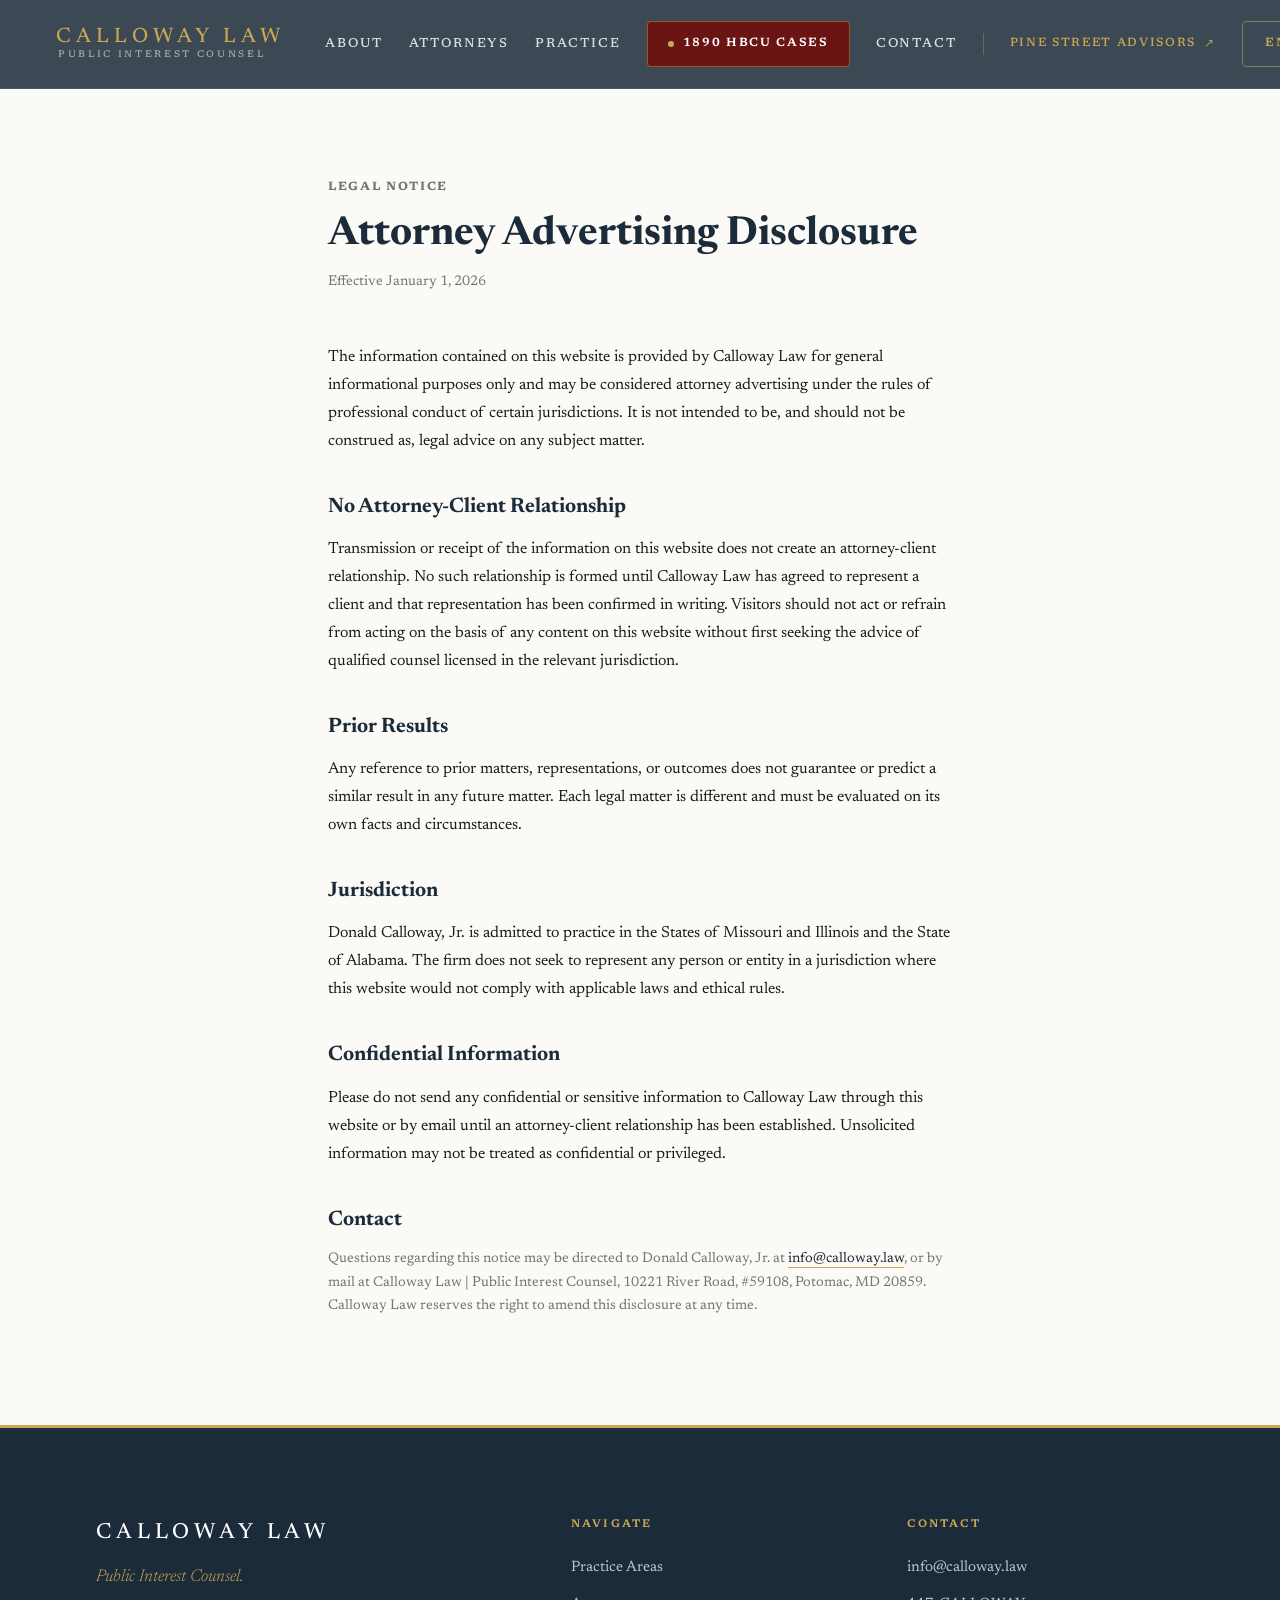
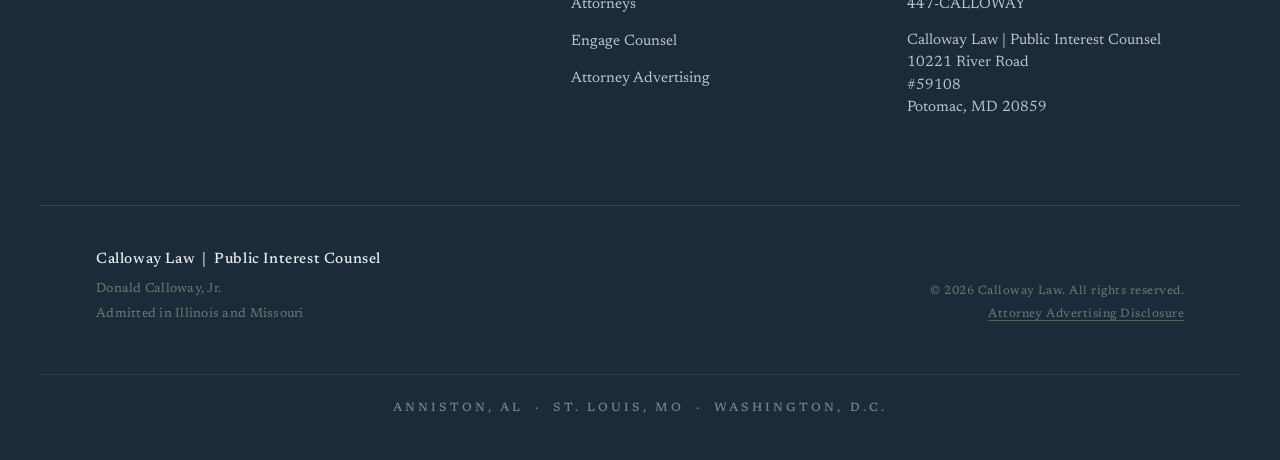
<file: disclosure/index.html>
<!DOCTYPE html>
<html lang="en">
<head>
<meta charset="utf-8">
<meta name="viewport" content="width=device-width, initial-scale=1">
<title>Attorney Advertising Disclosure — Calloway Law</title>
<link rel="stylesheet" href="../colors_and_type.css">
<link rel="stylesheet" href="../site.css">
<style>
  .disclosure { background: var(--paper); }
  .doc { max-width: 720px; margin: 0 auto; padding: 0 48px; }
  .doc .doc-eyebrow {
    font-family: var(--font-body); font-weight: 700; text-transform: uppercase;
    letter-spacing: .14em; font-size: 12px; color: var(--sage-grey); margin: 0 0 14px;
  }
  .doc h1 {
    font-family: var(--font-display); font-weight: 700; color: var(--slate-navy);
    font-size: clamp(28px, 3.6vw, 40px); line-height: 1.15; margin: 0 0 12px;
  }
  .doc .effective { font-family: var(--font-body); color: var(--sage-grey); font-size: 14px; margin: 0 0 48px; }
  .doc h2 {
    font-family: var(--font-display); font-weight: 700; color: var(--slate-navy);
    font-size: 21px; line-height: 1.25; margin: 40px 0 14px;
  }
  .doc p {
    font-family: var(--font-body); color: var(--near-black);
    font-size: 16px; line-height: 1.75; margin: 0 0 18px;
  }
  .doc .fine { color: var(--sage-grey); font-size: 14px; line-height: 1.7; }
  @media (max-width: 820px) { .doc { padding: 0 26px; } }
</style>
</head>
<body>

<header class="nav" data-open="false">
  <div class="nav-inner">
    <a class="nav-mark" href="../">
      <span class="nav-mark-name">Calloway Law</span>
      <span class="nav-mark-sub">Public Interest Counsel</span>
    </a>
    <button class="nav-toggle" aria-label="Menu" aria-expanded="false"><span></span><span></span><span></span></button>
    <nav class="nav-nav">
      <a class="navlink" href="../#about">About</a>
      <a class="navlink" href="../attorney/">Attorneys</a>
      <a class="navlink" href="../practice/">Practice</a>
      <a class="nav-hbcu" href="https://1890project.com" target="_blank" rel="noopener">1890 HBCU Cases</a>
      <a class="navlink" href="../engage/">Contact</a>
      <a class="nav-pine" href="https://pinestreetdc.com" target="_blank" rel="noopener">Pine Street Advisors <span class="ext" aria-hidden="true">↗</span></a>
      <a class="nav-cta" href="../engage/">Engage Counsel</a>
    </nav>
  </div>
</header>

<section class="section disclosure" data-screen-label="Disclosure — Document" style="padding:88px 0;">
  <div class="doc">
    <p class="doc-eyebrow">Legal Notice</p>
    <h1>Attorney Advertising Disclosure</h1>
    <p class="effective">Effective January 1, 2026</p>

    <p>The information contained on this website is provided by Calloway Law for general informational purposes only and may be considered attorney advertising under the rules of professional conduct of certain jurisdictions. It is not intended to be, and should not be construed as, legal advice on any subject matter.</p>

    <h2>No Attorney-Client Relationship</h2>
    <p>Transmission or receipt of the information on this website does not create an attorney-client relationship. No such relationship is formed until Calloway Law has agreed to represent a client and that representation has been confirmed in writing. Visitors should not act or refrain from acting on the basis of any content on this website without first seeking the advice of qualified counsel licensed in the relevant jurisdiction.</p>

    <h2>Prior Results</h2>
    <p>Any reference to prior matters, representations, or outcomes does not guarantee or predict a similar result in any future matter. Each legal matter is different and must be evaluated on its own facts and circumstances.</p>

    <h2>Jurisdiction</h2>
    <p>Donald Calloway, Jr. is admitted to practice in the States of Missouri and Illinois and the State of Alabama. The firm does not seek to represent any person or entity in a jurisdiction where this website would not comply with applicable laws and ethical rules.</p>

    <h2>Confidential Information</h2>
    <p>Please do not send any confidential or sensitive information to Calloway Law through this website or by email until an attorney-client relationship has been established. Unsolicited information may not be treated as confidential or privileged.</p>

    <h2>Contact</h2>
    <p class="fine">Questions regarding this notice may be directed to Donald Calloway, Jr. at <a class="cl-inline-link" href="mailto:info@calloway.law">info@calloway.law</a>, or by mail at Calloway Law | Public Interest Counsel, 10221 River Road, #59108, Potomac, MD 20859. Calloway Law reserves the right to amend this disclosure at any time.</p>
  </div>
</section>

<footer class="footer" data-screen-label="Disclosure — Footer">
  <div class="footer-grid">
    <div>
      <div class="footer-mark">Calloway Law</div>
      <p>Public Interest Counsel.</p>
    </div>
    <div>
      <h4>Navigate</h4>
      <ul>
        <li><a href="../practice/">Practice Areas</a></li>
        <li><a href="../attorney/">Attorneys</a></li>
        <li><a href="../engage/">Engage Counsel</a></li>
        <li><a href="../disclosure/">Attorney Advertising</a></li>
      </ul>
    </div>
    <div>
      <h4>Contact</h4>
      <ul>
        <li><a href="mailto:info@calloway.law">info@calloway.law</a></li>
        <li><a href="tel:+14472255692">447-CALLOWAY</a></li>
        <li class="footer-addr" style="line-height:1.5;color:rgba(255,255,255,.72);">Calloway Law | Public Interest Counsel<br>10221 River Road<br>#59108<br>Potomac, MD 20859</li>
      </ul>
    </div>
  </div>
  <div class="footer-id">
    <div class="id-lines">
      <strong>Calloway Law&nbsp;&nbsp;|&nbsp;&nbsp;Public Interest Counsel</strong><br>
      Donald Calloway, Jr.<br>
      Admitted in Illinois and Missouri
    </div>
    <div class="id-meta">
      © 2026 Calloway Law. All rights reserved.<br>
      <a href="../disclosure/" style="color:var(--sage-grey);text-decoration:none;border-bottom:1px solid rgba(200,169,81,.4);">Attorney Advertising Disclosure</a>
    </div>
  </div>
  <div class="footer-cities">Anniston, AL<span class="sep">·</span>St. Louis, MO<span class="sep">·</span>Washington, D.C.</div>
</footer>

<script src="../site.js"></script>
</body>
</html>
</file>
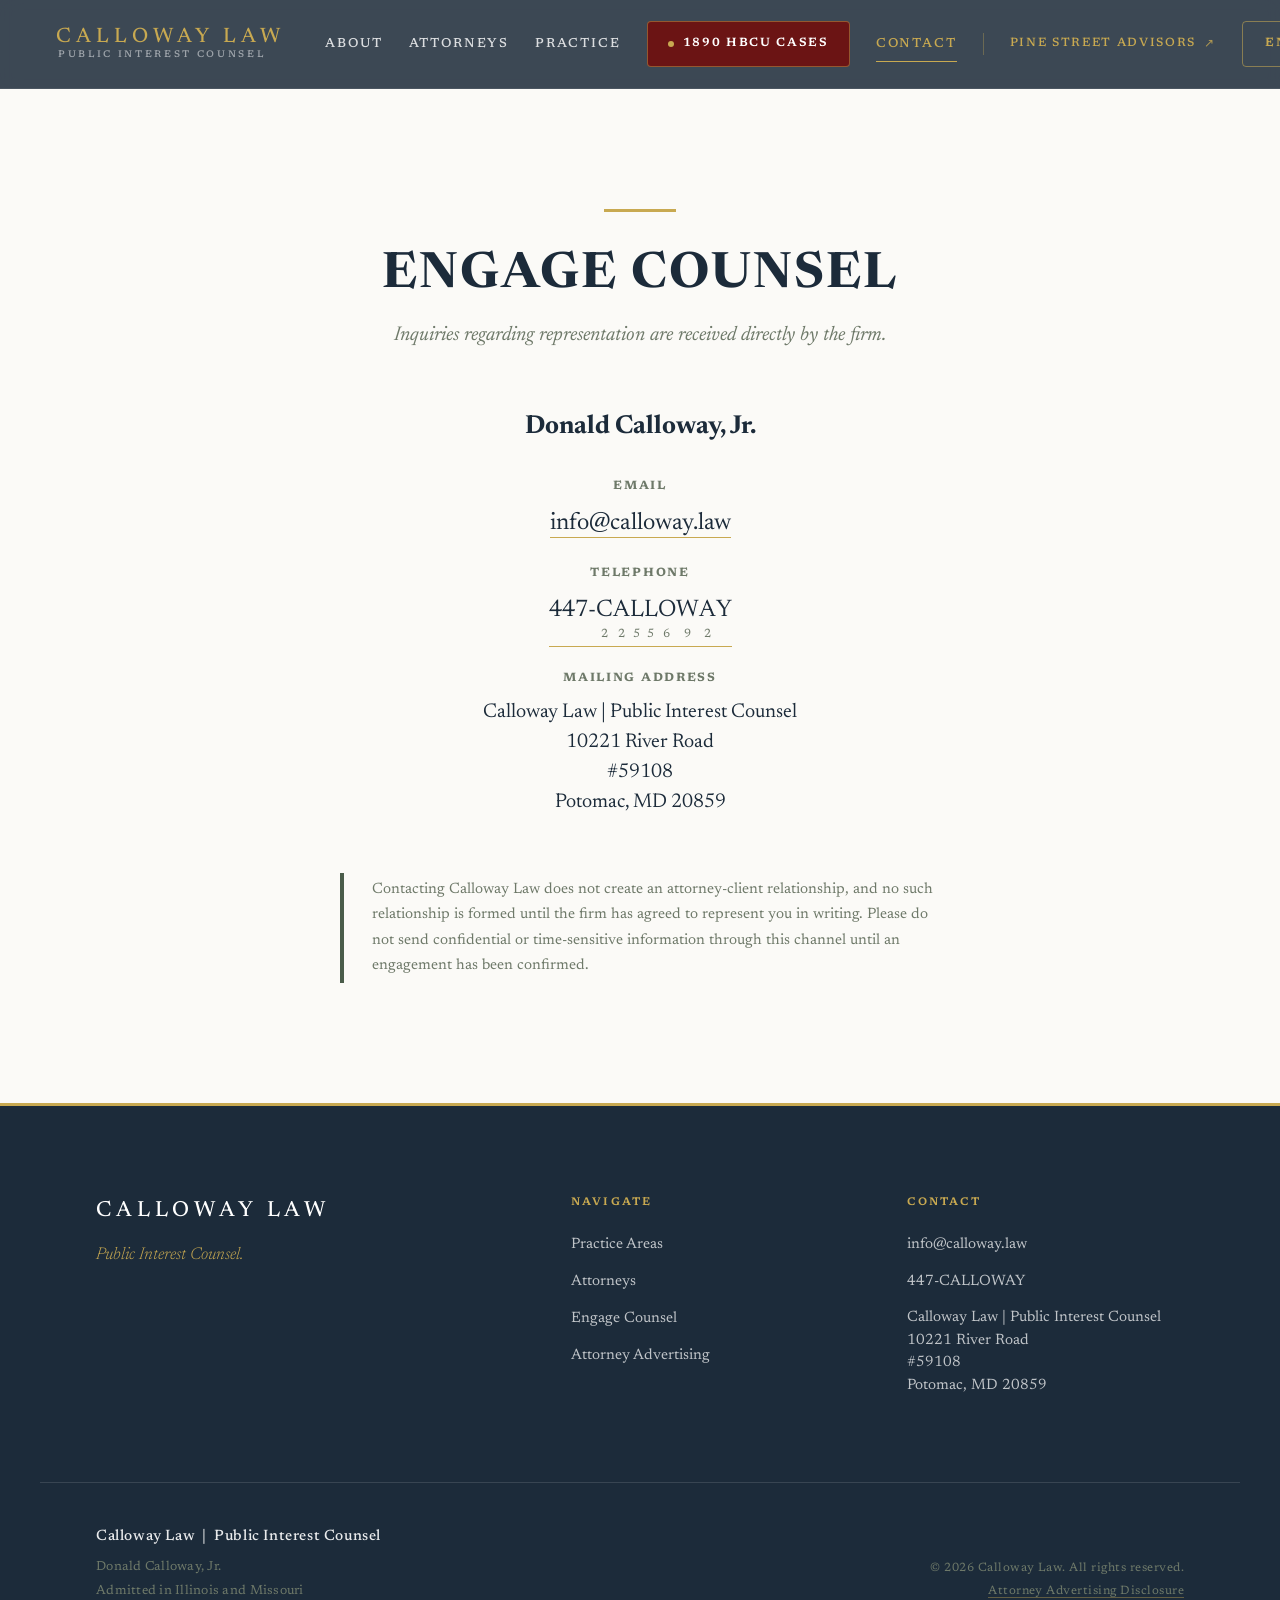
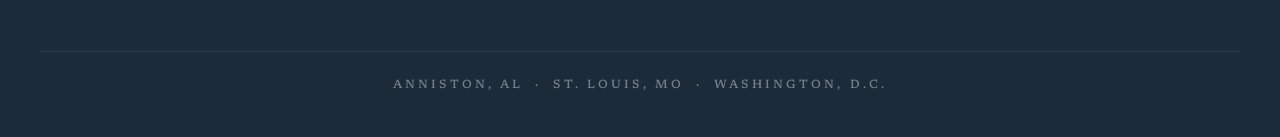
<file: engage/index.html>
<!DOCTYPE html>
<html lang="en">
<head>
<meta charset="utf-8">
<meta name="viewport" content="width=device-width, initial-scale=1">
<title>Engage Counsel — Calloway Law</title>
<link rel="stylesheet" href="../colors_and_type.css">
<link rel="stylesheet" href="../site.css">
<style>
  .engage { background: var(--paper); }
  .engage-wrap { max-width: 720px; margin: 0 auto; padding: 0 48px; text-align: center; }
  .engage .rule-short { width: 72px; height: 0; border-top: 3px solid var(--champagne-gold); margin: 0 auto 36px; }
  .engage h1 {
    font-family: var(--font-display); font-weight: 700; color: var(--slate-navy);
    font-size: clamp(34px, 4.4vw, 50px); line-height: 1.1; margin: 0 0 16px;
    text-transform: uppercase; letter-spacing: .04em;
  }
  .engage .intro {
    font-family: var(--font-serif); font-style: italic; color: var(--sage-grey);
    font-size: 20px; line-height: 1.6; margin: 0 0 56px;
  }
  .contact-block { margin: 0 0 56px; }
  .contact-block .name {
    font-family: var(--font-display); font-weight: 700; color: var(--slate-navy);
    font-size: 26px; margin: 0 0 28px;
  }
  .contact-row { margin: 0 0 22px; }
  .contact-row .label {
    font-family: var(--font-body); font-weight: 700; text-transform: uppercase;
    letter-spacing: .14em; font-size: 12px; color: var(--sage-grey); margin: 0 0 8px;
  }
  .contact-row .value {
    font-family: var(--font-serif); font-size: 24px; color: var(--slate-navy); margin: 0;
  }
  .contact-row a {
    color: var(--slate-navy); text-decoration: none;
    border-bottom: 1px solid var(--champagne-gold); padding-bottom: 2px;
  }
  .contact-row .vanity { padding-bottom: 6px; }
  .contact-row a:hover { border-bottom-width: 2px; }

  .note {
    border-left: 4px solid var(--forest-green);
    padding: 4px 0 4px 28px; text-align: left;
    max-width: 600px; margin: 0 auto;
  }
  .note p {
    font-family: var(--font-body); color: var(--sage-grey);
    font-size: 15px; line-height: 1.7; margin: 0;
  }
  @media (max-width: 820px) { .engage-wrap { padding: 0 26px; } }
</style>
</head>
<body>

<header class="nav" data-open="false">
  <div class="nav-inner">
    <a class="nav-mark" href="../">
      <span class="nav-mark-name">Calloway Law</span>
      <span class="nav-mark-sub">Public Interest Counsel</span>
    </a>
    <button class="nav-toggle" aria-label="Menu" aria-expanded="false"><span></span><span></span><span></span></button>
    <nav class="nav-nav">
      <a class="navlink" href="../#about">About</a>
      <a class="navlink" href="../attorney/">Attorneys</a>
      <a class="navlink" href="../practice/">Practice</a>
      <a class="nav-hbcu" href="https://1890project.com" target="_blank" rel="noopener">1890 HBCU Cases</a>
      <a class="navlink" href="../engage/" aria-current="page">Contact</a>
      <a class="nav-pine" href="https://pinestreetdc.com" target="_blank" rel="noopener">Pine Street Advisors <span class="ext" aria-hidden="true">↗</span></a>
      <a class="nav-cta" href="../engage/">Engage Counsel</a>
    </nav>
  </div>
</header>

<section class="section engage" data-screen-label="Engage — Contact" style="padding:120px 0;">
  <div class="engage-wrap">
    <div class="rule-short"></div>
    <h1>Engage Counsel</h1>
    <p class="intro">Inquiries regarding representation are received directly by the firm.</p>

    <div class="contact-block">
      <p class="name">Donald Calloway, Jr.</p>
      <div class="contact-row">
        <p class="label">Email</p>
        <p class="value"><a href="mailto:info@calloway.law">info@calloway.law</a></p>
      </div>
      <div class="contact-row">
        <p class="label">Telephone</p>
        <p class="value"><a class="vanity" href="tel:+14472255692" aria-label="447-CALLOWAY, 447 225 5692"><span class="vl">447<span class="vd">&nbsp;</span></span><span class="vl">-<span class="vd">&nbsp;</span></span><span class="vl">C<span class="vd">2</span></span><span class="vl">A<span class="vd">2</span></span><span class="vl">L<span class="vd">5</span></span><span class="vl">L<span class="vd">5</span></span><span class="vl">O<span class="vd">6</span></span><span class="vl">W<span class="vd">9</span></span><span class="vl">A<span class="vd">2</span></span><span class="vl">Y<span class="vd">&nbsp;</span></span></a></p>
      </div>
      <div class="contact-row">
        <p class="label">Mailing Address</p>
        <p class="value" style="font-size:20px;line-height:1.5;">Calloway Law | Public Interest Counsel<br>10221 River Road<br>#59108<br>Potomac, MD 20859</p>
      </div>
    </div>

    <div class="note">
      <p>Contacting Calloway Law does not create an attorney-client relationship, and no such relationship is formed until the firm has agreed to represent you in writing. Please do not send confidential or time-sensitive information through this channel until an engagement has been confirmed.</p>
    </div>
  </div>
</section>

<footer class="footer" data-screen-label="Engage — Footer">
  <div class="footer-grid">
    <div>
      <div class="footer-mark">Calloway Law</div>
      <p>Public Interest Counsel.</p>
    </div>
    <div>
      <h4>Navigate</h4>
      <ul>
        <li><a href="../practice/">Practice Areas</a></li>
        <li><a href="../attorney/">Attorneys</a></li>
        <li><a href="../engage/">Engage Counsel</a></li>
        <li><a href="../disclosure/">Attorney Advertising</a></li>
      </ul>
    </div>
    <div>
      <h4>Contact</h4>
      <ul>
        <li><a href="mailto:info@calloway.law">info@calloway.law</a></li>
        <li><a href="tel:+14472255692">447-CALLOWAY</a></li>
        <li class="footer-addr" style="line-height:1.5;color:rgba(255,255,255,.72);">Calloway Law | Public Interest Counsel<br>10221 River Road<br>#59108<br>Potomac, MD 20859</li>
      </ul>
    </div>
  </div>
  <div class="footer-id">
    <div class="id-lines">
      <strong>Calloway Law&nbsp;&nbsp;|&nbsp;&nbsp;Public Interest Counsel</strong><br>
      Donald Calloway, Jr.<br>
      Admitted in Illinois and Missouri
    </div>
    <div class="id-meta">
      © 2026 Calloway Law. All rights reserved.<br>
      <a href="../disclosure/" style="color:var(--sage-grey);text-decoration:none;border-bottom:1px solid rgba(200,169,81,.4);">Attorney Advertising Disclosure</a>
    </div>
  </div>
  <div class="footer-cities">Anniston, AL<span class="sep">·</span>St. Louis, MO<span class="sep">·</span>Washington, D.C.</div>
</footer>

<script src="../site.js"></script>
</body>
</html>
</file>
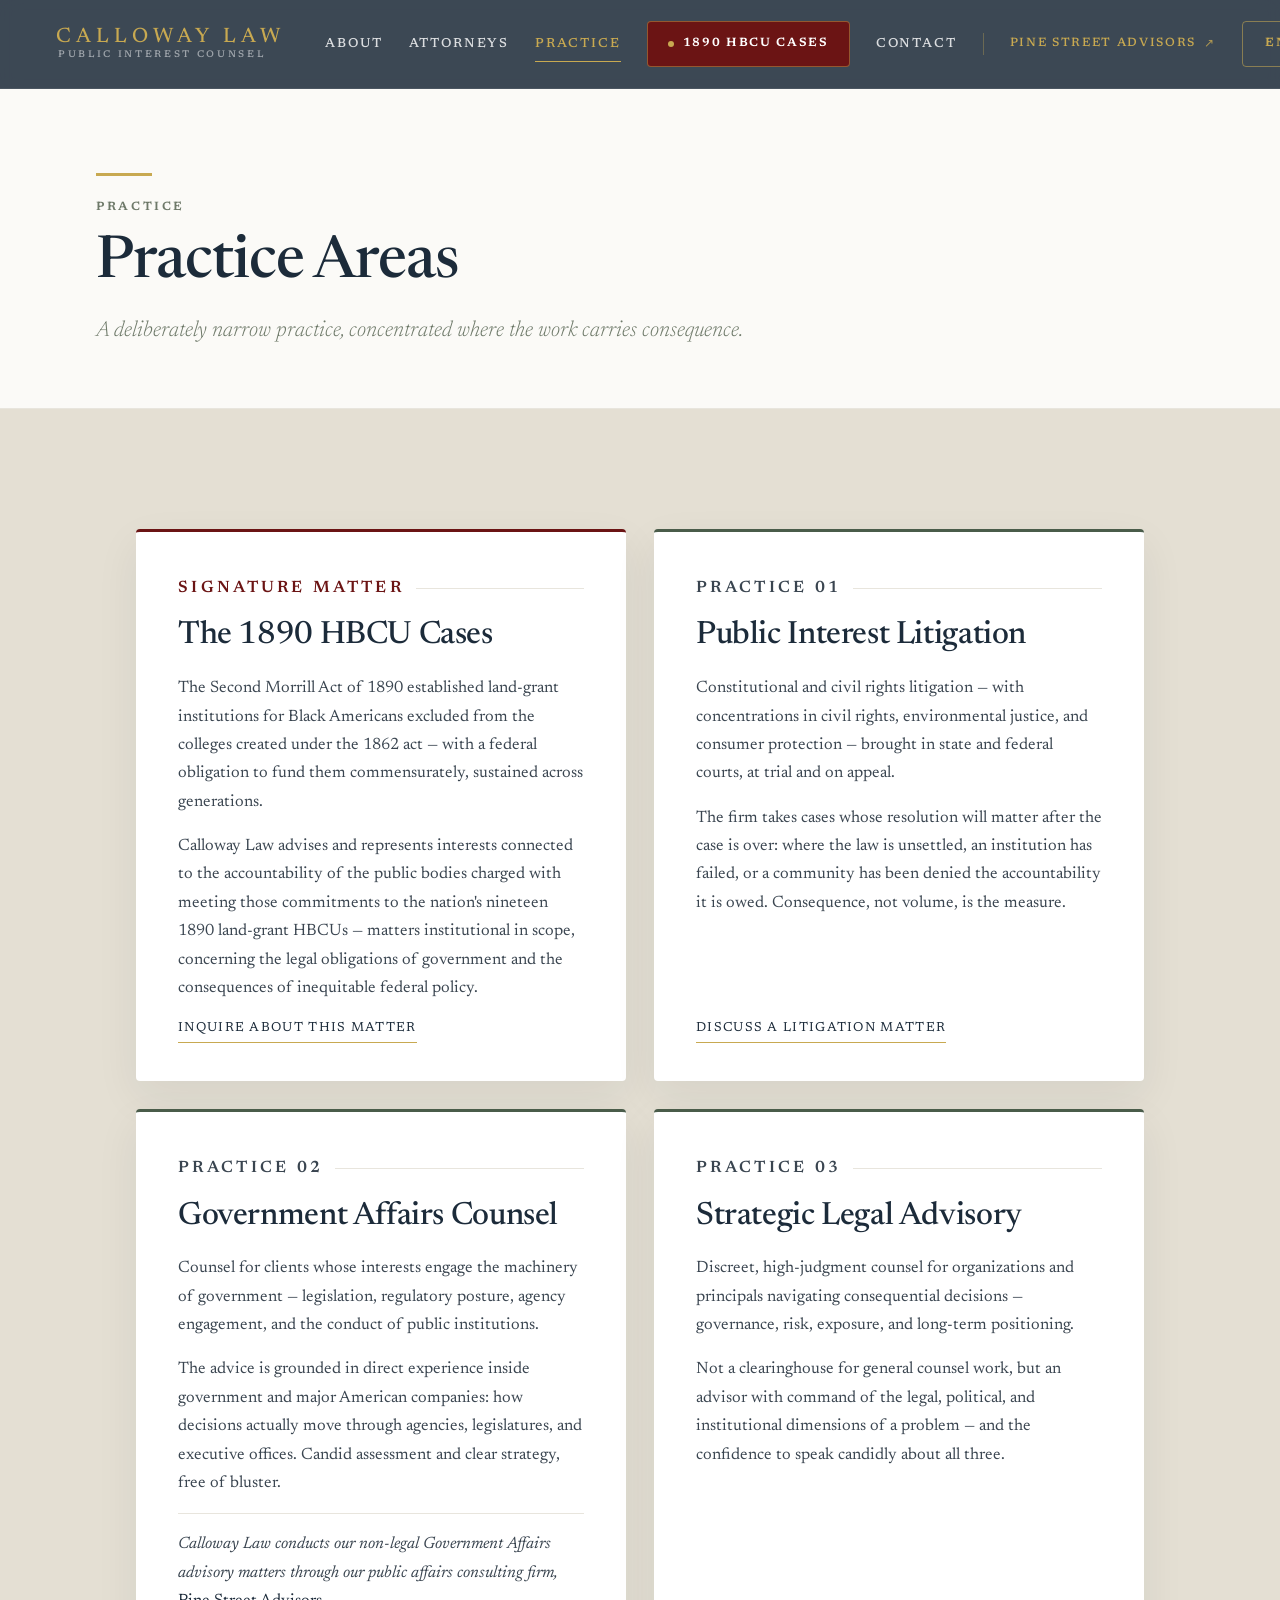
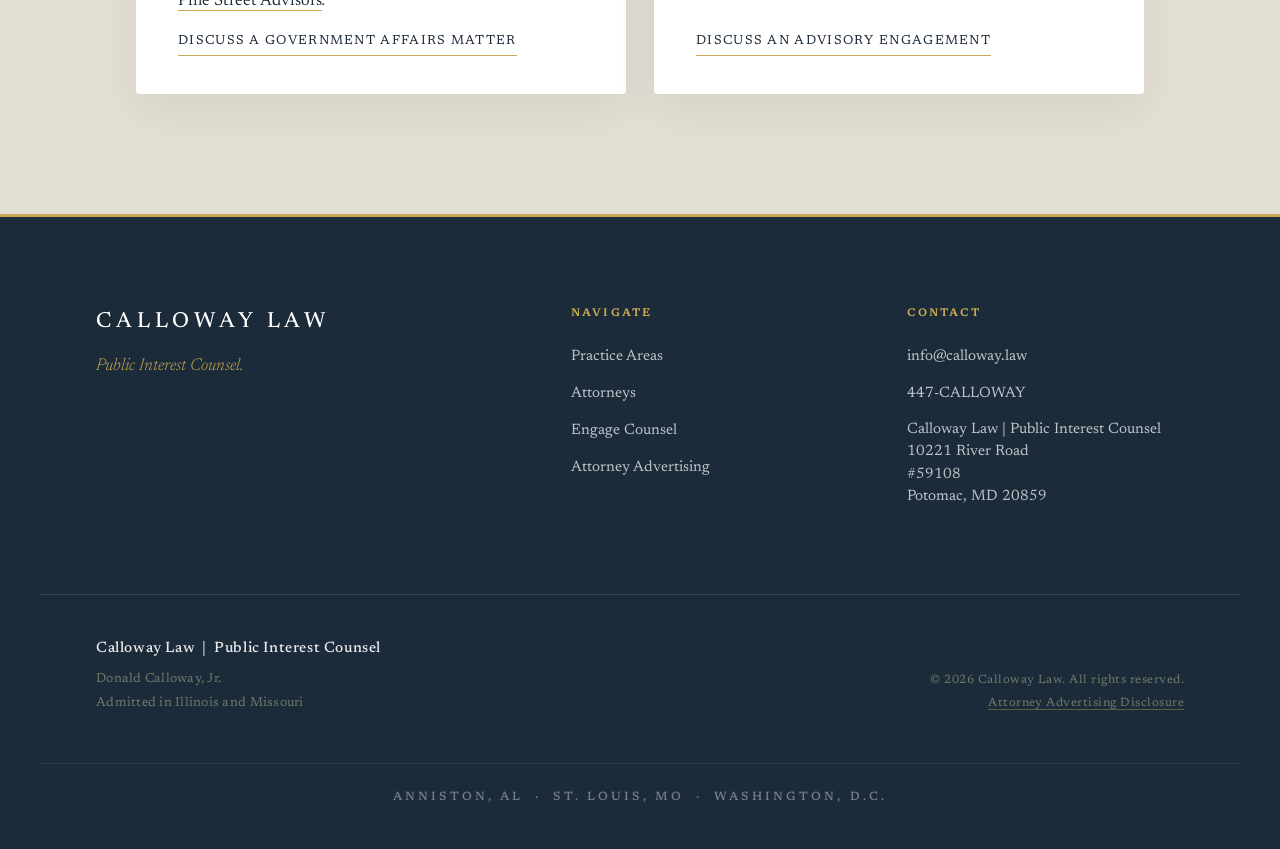
<file: practice/index.html>
<!DOCTYPE html>
<html lang="en">
<head>
<meta charset="utf-8">
<meta name="viewport" content="width=device-width, initial-scale=1">
<title>Practice Areas — Calloway Law</title>
<link rel="stylesheet" href="../colors_and_type.css">
<link rel="stylesheet" href="../site.css">
<style>
  .practice-body { background: #E4DFD3; }
  .pa-note {
    font-family: var(--font-body); font-style: italic; color: var(--sage-grey);
    font-size: 14.5px; line-height: 1.6;
    border-top: 1px solid var(--ink-faint); padding-top: 16px; margin: 4px 0 20px;
  }
  .pa-note a { color: var(--slate-navy); text-decoration: none; border-bottom: 1px solid var(--champagne-gold); padding-bottom: 1px; font-style: normal; }
  .pa-note a:hover { border-bottom-width: 2px; }
  .pa { max-width: 1120px; margin: 0 auto; padding: 0 56px; }
  .pa-grid {
    display: grid; grid-template-columns: 1fr 1fr; gap: 28px;
  }
  .pa-card {
    position: relative; background: #fff;
    border-top: 3px solid var(--forest-green);
    border-radius: 4px;
    padding: 42px 42px 38px;
    box-shadow: 0 16px 44px rgba(28,43,58,.07);
    display: flex; flex-direction: column;
    scroll-margin-top: 120px;
    transition: transform .3s ease, box-shadow .3s ease;
  }
  .pa-card:hover { transform: translateY(-3px); box-shadow: 0 24px 56px rgba(28,43,58,.11); }
  .pa-card.is-signature { border-top-color: var(--maroon); }
  .pa-eyebrow {
    font-family: var(--font-body); font-weight: 600; text-transform: uppercase;
    letter-spacing: .2em; font-size: 12px; color: var(--champagne-gold); margin: 0 0 18px;
    display: flex; align-items: center; gap: 12px;
  }
  .pa-eyebrow::after { content: ""; height: 1px; flex: 1; background: var(--ink-faint); }
  .pa-card.is-signature .pa-eyebrow { color: var(--maroon); }
  .pa-card h2 {
    font-family: var(--font-display); font-weight: 500; color: var(--slate-navy);
    font-size: clamp(24px, 2.5vw, 32px); line-height: 1.12; margin: 0 0 20px; letter-spacing: -0.012em;
  }
  .pa-card p {
    font-family: var(--font-body); color: #3a4550;
    font-size: 16.5px; line-height: 1.72; margin: 0 0 16px;
  }
  .pa-contact {
    margin-top: auto; align-self: flex-start;
    font-family: var(--font-body); font-size: 13px; letter-spacing: .1em;
    text-transform: uppercase; color: var(--slate-navy); text-decoration: none;
    border-bottom: 1px solid var(--champagne-gold); padding-bottom: 3px;
    display: inline-block;
  }
  .pa-contact:hover { border-bottom-width: 2px; }
  @media (max-width: 820px) {
    .pa { padding: 0 26px; }
    .pa-grid { grid-template-columns: 1fr; gap: 22px; }
    .pa-card { padding: 34px 28px 30px; }
  }
</style>
</head>
<body>

<header class="nav" data-open="false">
  <div class="nav-inner">
    <a class="nav-mark" href="../">
      <span class="nav-mark-name">Calloway Law</span>
      <span class="nav-mark-sub">Public Interest Counsel</span>
    </a>
    <button class="nav-toggle" aria-label="Menu" aria-expanded="false"><span></span><span></span><span></span></button>
    <nav class="nav-nav">
      <a class="navlink" href="../#about">About</a>
      <a class="navlink" href="../attorney/">Attorneys</a>
      <a class="navlink" href="../practice/" aria-current="page">Practice</a>
      <a class="nav-hbcu" href="https://1890project.com" target="_blank" rel="noopener">1890 HBCU Cases</a>
      <a class="navlink" href="../engage/">Contact</a>
      <a class="nav-pine" href="https://pinestreetdc.com" target="_blank" rel="noopener">Pine Street Advisors <span class="ext" aria-hidden="true">↗</span></a>
      <a class="nav-cta" href="../engage/">Engage Counsel</a>
    </nav>
  </div>
</header>

<section class="page-head" data-screen-label="Practice — Masthead">
  <div class="ph-photo" style="background-image:url('https://images.unsplash.com/photo-1521587760476-6c12a4b040da?w=2000&q=80')"></div>
  <div class="page-head-inner">
    <div class="ph-rule"></div>
    <p class="eyebrow">Practice</p>
    <h1>Practice Areas</h1>
    <p class="ph-sub">A deliberately narrow practice, concentrated where the work carries consequence.</p>
  </div>
</section>

<section class="section practice-body" data-screen-label="Practice — Areas">
  <div class="pa">
    <div class="pa-grid">

      <article class="pa-card is-signature" id="hbcu">
        <p class="pa-eyebrow">Signature Matter</p>
        <h2>The 1890 HBCU Cases</h2>
        <p>The Second Morrill Act of 1890 established land-grant institutions for Black Americans excluded from the colleges created under the 1862 act — with a federal obligation to fund them commensurately, sustained across generations.</p>
        <p>Calloway Law advises and represents interests connected to the accountability of the public bodies charged with meeting those commitments to the nation's nineteen 1890 land-grant HBCUs — matters institutional in scope, concerning the legal obligations of government and the consequences of inequitable federal policy.</p>
        <a class="pa-contact" href="../engage/">Inquire about this matter</a>
      </article>

      <article class="pa-card" id="litigation">
        <p class="pa-eyebrow">Practice 01</p>
        <h2>Public Interest Litigation</h2>
        <p>Constitutional and civil rights litigation — with concentrations in civil rights, environmental justice, and consumer protection — brought in state and federal courts, at trial and on appeal.</p>
        <p>The firm takes cases whose resolution will matter after the case is over: where the law is unsettled, an institution has failed, or a community has been denied the accountability it is owed. Consequence, not volume, is the measure.</p>
        <a class="pa-contact" href="../engage/">Discuss a litigation matter</a>
      </article>

      <article class="pa-card" id="government">
        <p class="pa-eyebrow">Practice 02</p>
        <h2>Government Affairs Counsel</h2>
        <p>Counsel for clients whose interests engage the machinery of government — legislation, regulatory posture, agency engagement, and the conduct of public institutions.</p>
        <p>The advice is grounded in direct experience inside government and major American companies: how decisions actually move through agencies, legislatures, and executive offices. Candid assessment and clear strategy, free of bluster.</p>
        <p class="pa-note">Calloway Law conducts our non-legal Government Affairs advisory matters through our public affairs consulting firm, <a href="https://pinestreetdc.com" target="_blank" rel="noopener">Pine Street Advisors</a>.</p>
        <a class="pa-contact" href="../engage/">Discuss a government affairs matter</a>
      </article>

      <article class="pa-card" id="advisory">
        <p class="pa-eyebrow">Practice 03</p>
        <h2>Strategic Legal Advisory</h2>
        <p>Discreet, high-judgment counsel for organizations and principals navigating consequential decisions — governance, risk, exposure, and long-term positioning.</p>
        <p>Not a clearinghouse for general counsel work, but an advisor with command of the legal, political, and institutional dimensions of a problem — and the confidence to speak candidly about all three.</p>
        <a class="pa-contact" href="../engage/">Discuss an advisory engagement</a>
      </article>

    </div>
  </div>
</section>

<footer class="footer" data-screen-label="Practice — Footer">
  <div class="footer-grid">
    <div>
      <div class="footer-mark">Calloway Law</div>
      <p>Public Interest Counsel.</p>
    </div>
    <div>
      <h4>Navigate</h4>
      <ul>
        <li><a href="../practice/">Practice Areas</a></li>
        <li><a href="../attorney/">Attorneys</a></li>
        <li><a href="../engage/">Engage Counsel</a></li>
        <li><a href="../disclosure/">Attorney Advertising</a></li>
      </ul>
    </div>
    <div>
      <h4>Contact</h4>
      <ul>
        <li><a href="mailto:info@calloway.law">info@calloway.law</a></li>
        <li><a href="tel:+14472255692">447-CALLOWAY</a></li>
        <li class="footer-addr" style="line-height:1.5;color:rgba(255,255,255,.72);">Calloway Law | Public Interest Counsel<br>10221 River Road<br>#59108<br>Potomac, MD 20859</li>
      </ul>
    </div>
  </div>
  <div class="footer-id">
    <div class="id-lines">
      <strong>Calloway Law&nbsp;&nbsp;|&nbsp;&nbsp;Public Interest Counsel</strong><br>
      Donald Calloway, Jr.<br>
      Admitted in Illinois and Missouri
    </div>
    <div class="id-meta">
      © 2026 Calloway Law. All rights reserved.<br>
      <a href="../disclosure/" style="color:var(--sage-grey);text-decoration:none;border-bottom:1px solid rgba(200,169,81,.4);">Attorney Advertising Disclosure</a>
    </div>
  </div>
  <div class="footer-cities">Anniston, AL<span class="sep">·</span>St. Louis, MO<span class="sep">·</span>Washington, D.C.</div>
</footer>

<script src="../site.js"></script>
</body>
</html>
</file>
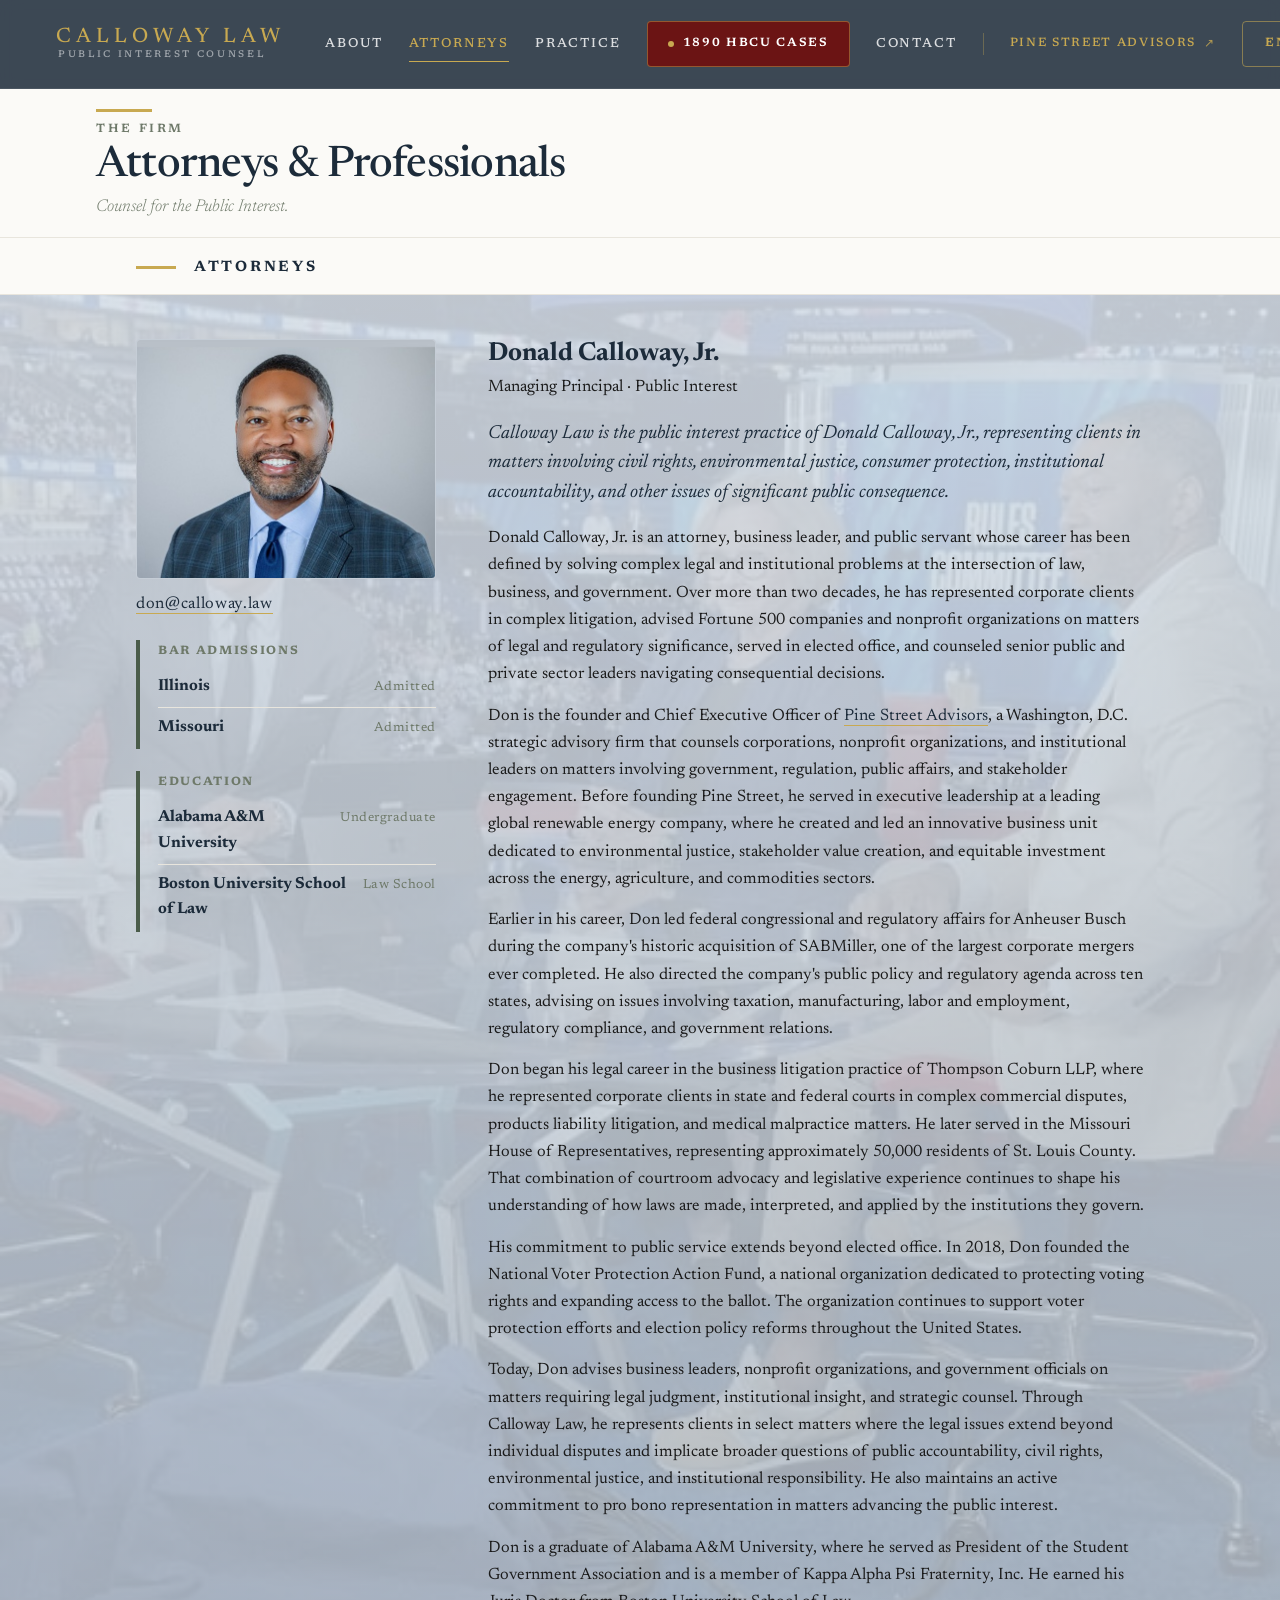
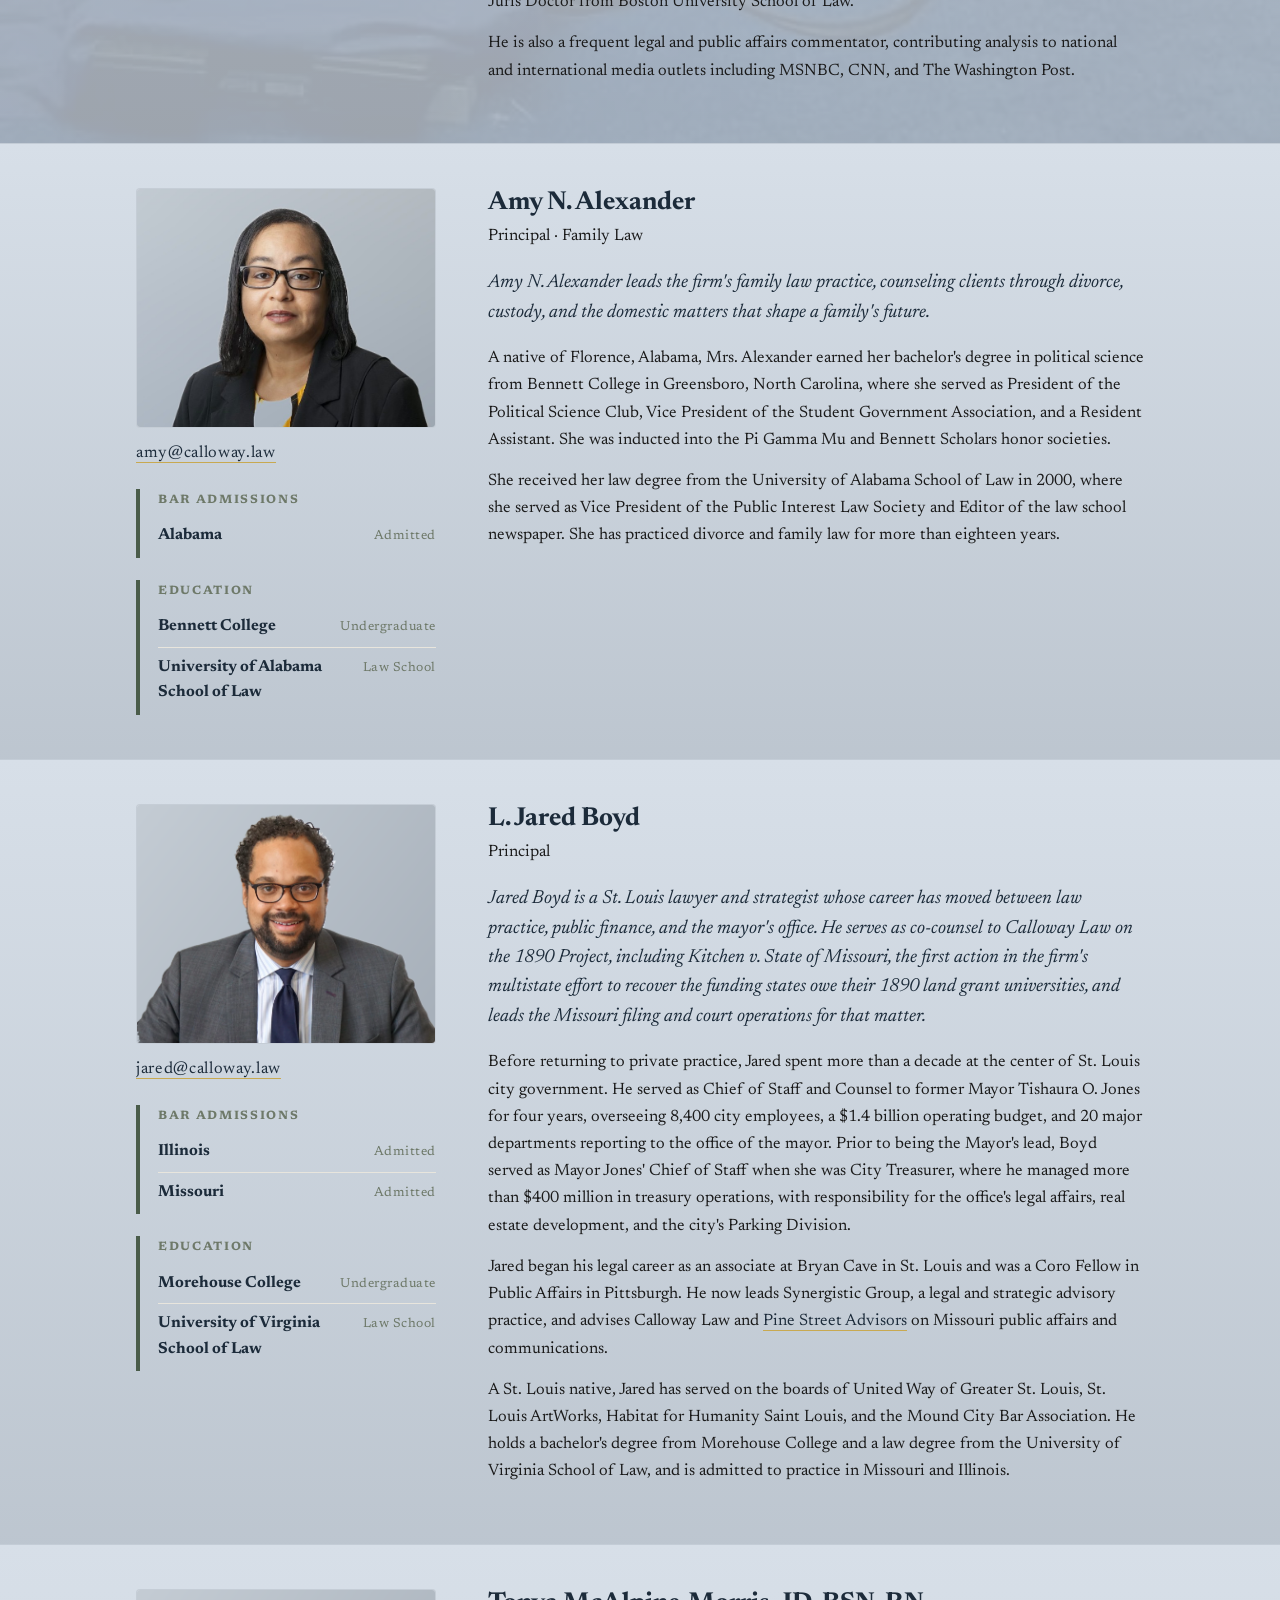
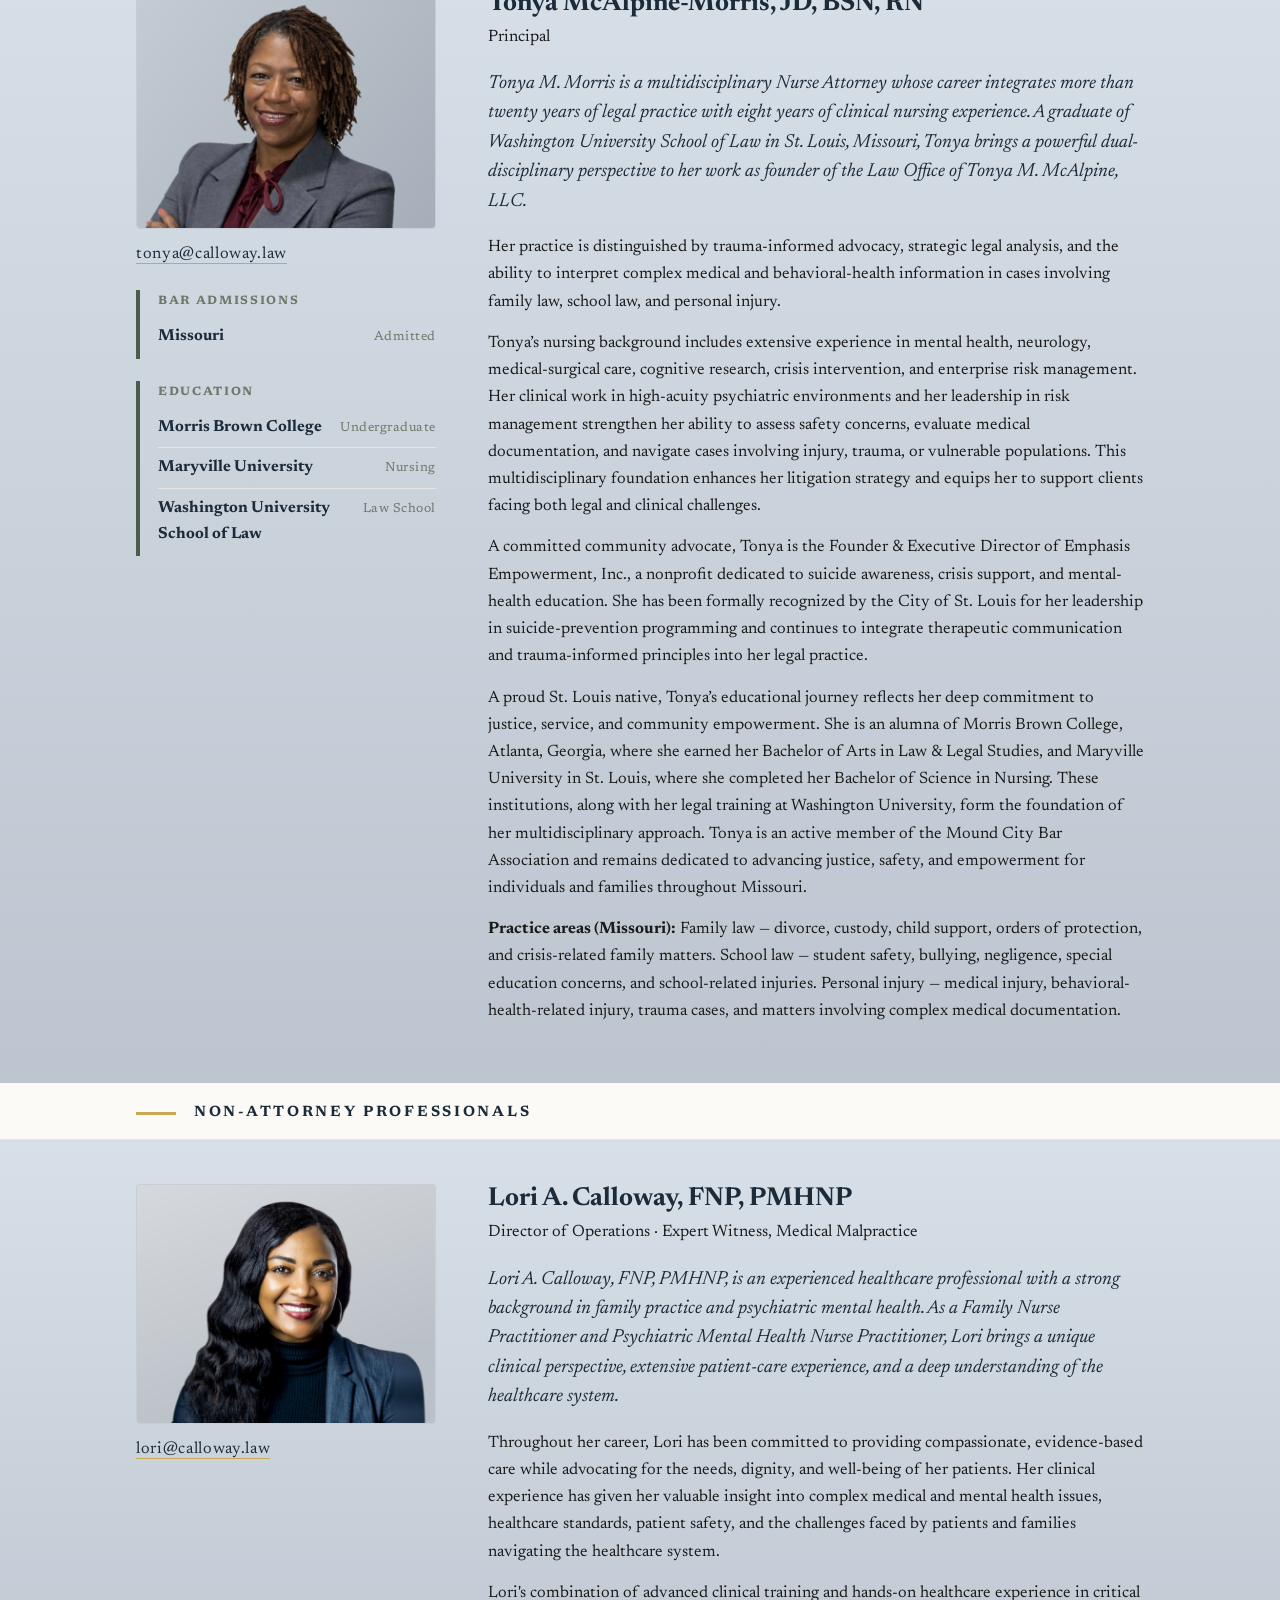
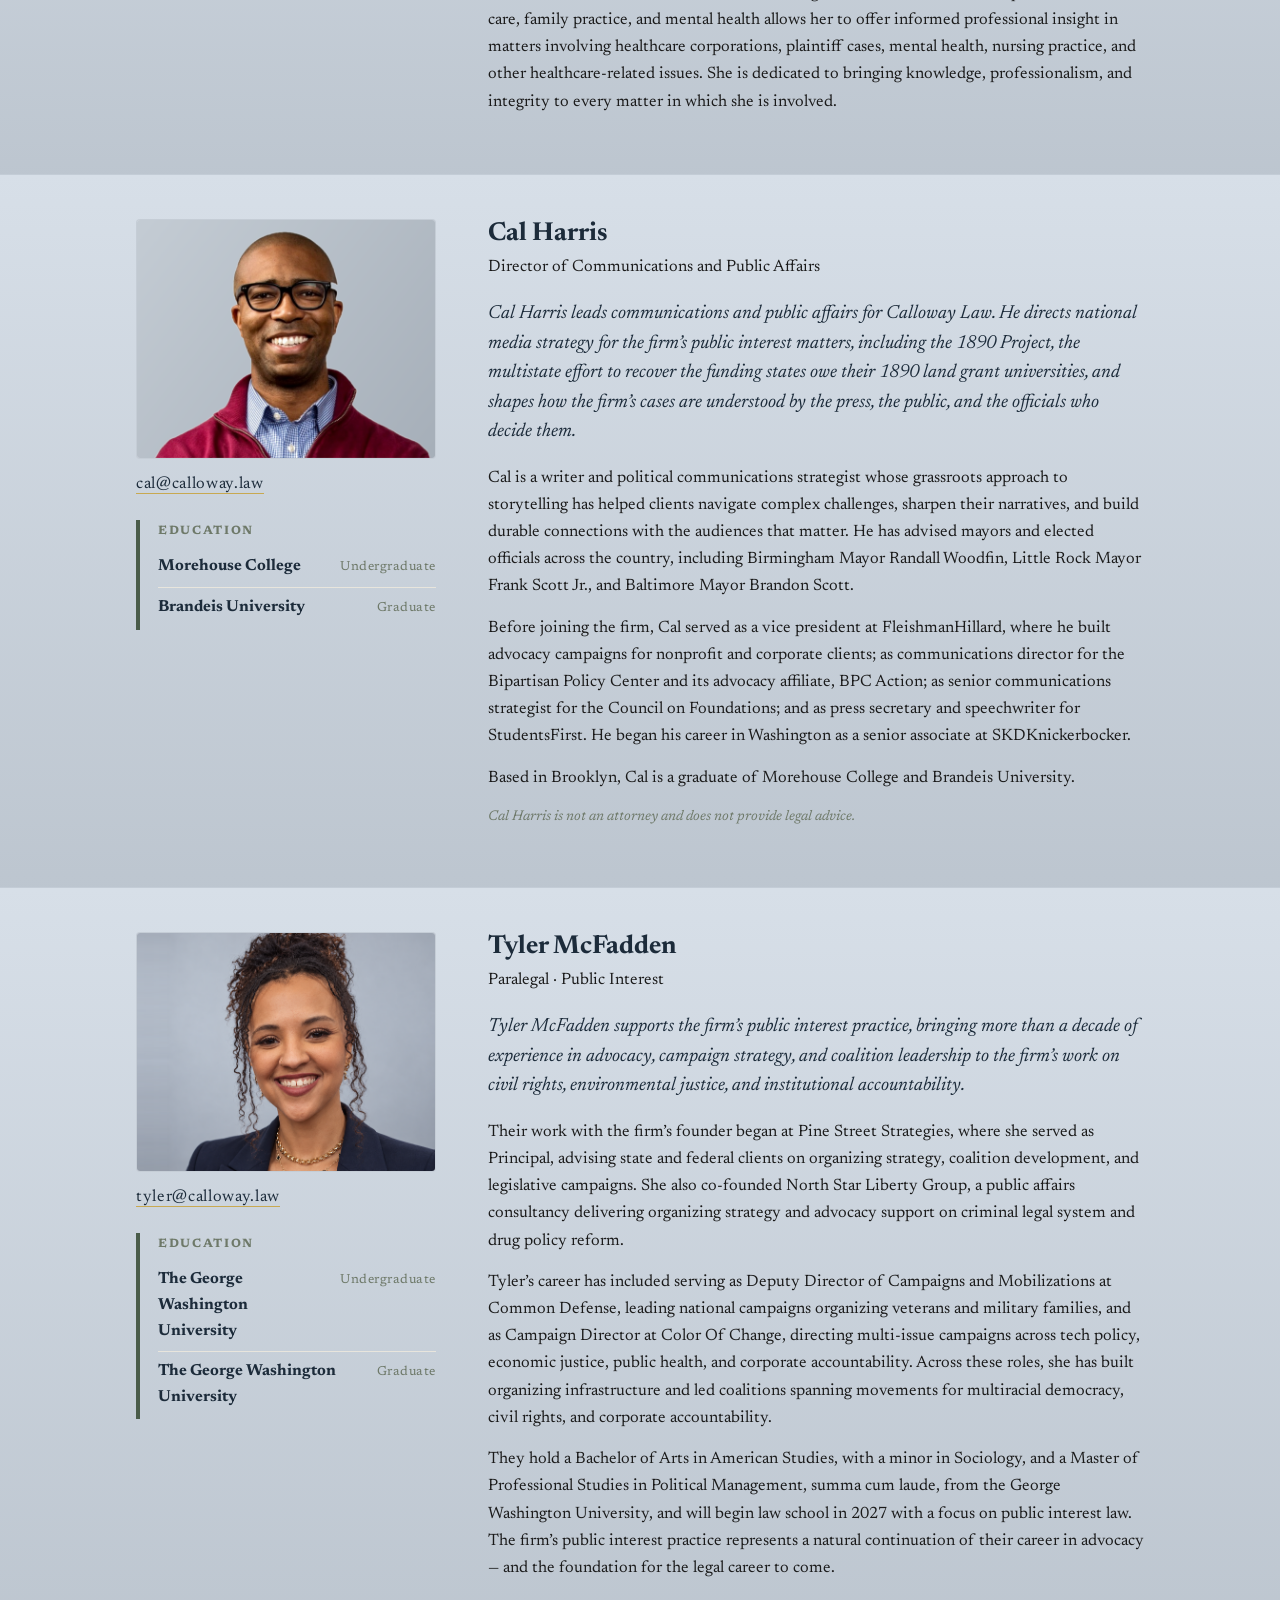
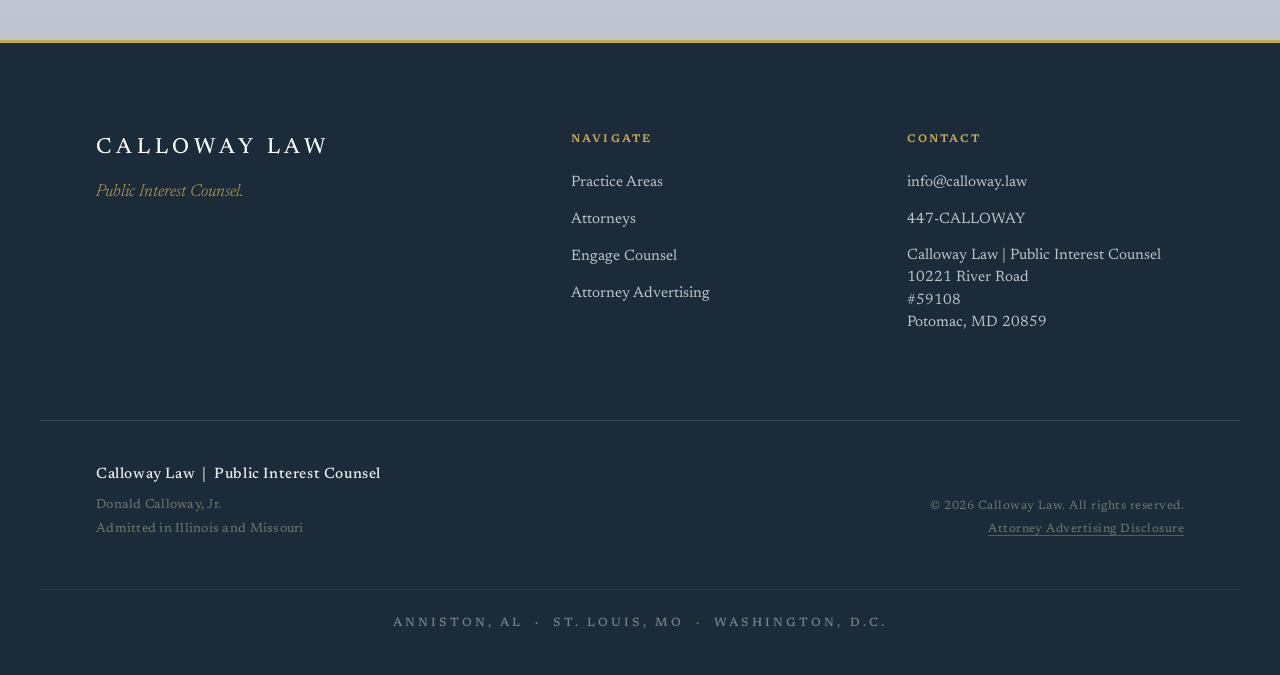
<file: attorney.html>
<!DOCTYPE html><html lang="en"><head><meta charset="utf-8"><title>Calloway Law</title><meta http-equiv="refresh" content="0; url=attorney/"><link rel="canonical" href="attorney/"><script>location.replace('attorney/'+location.hash);</script></head><body><a href="attorney/">Continue</a></body></html>
</file>
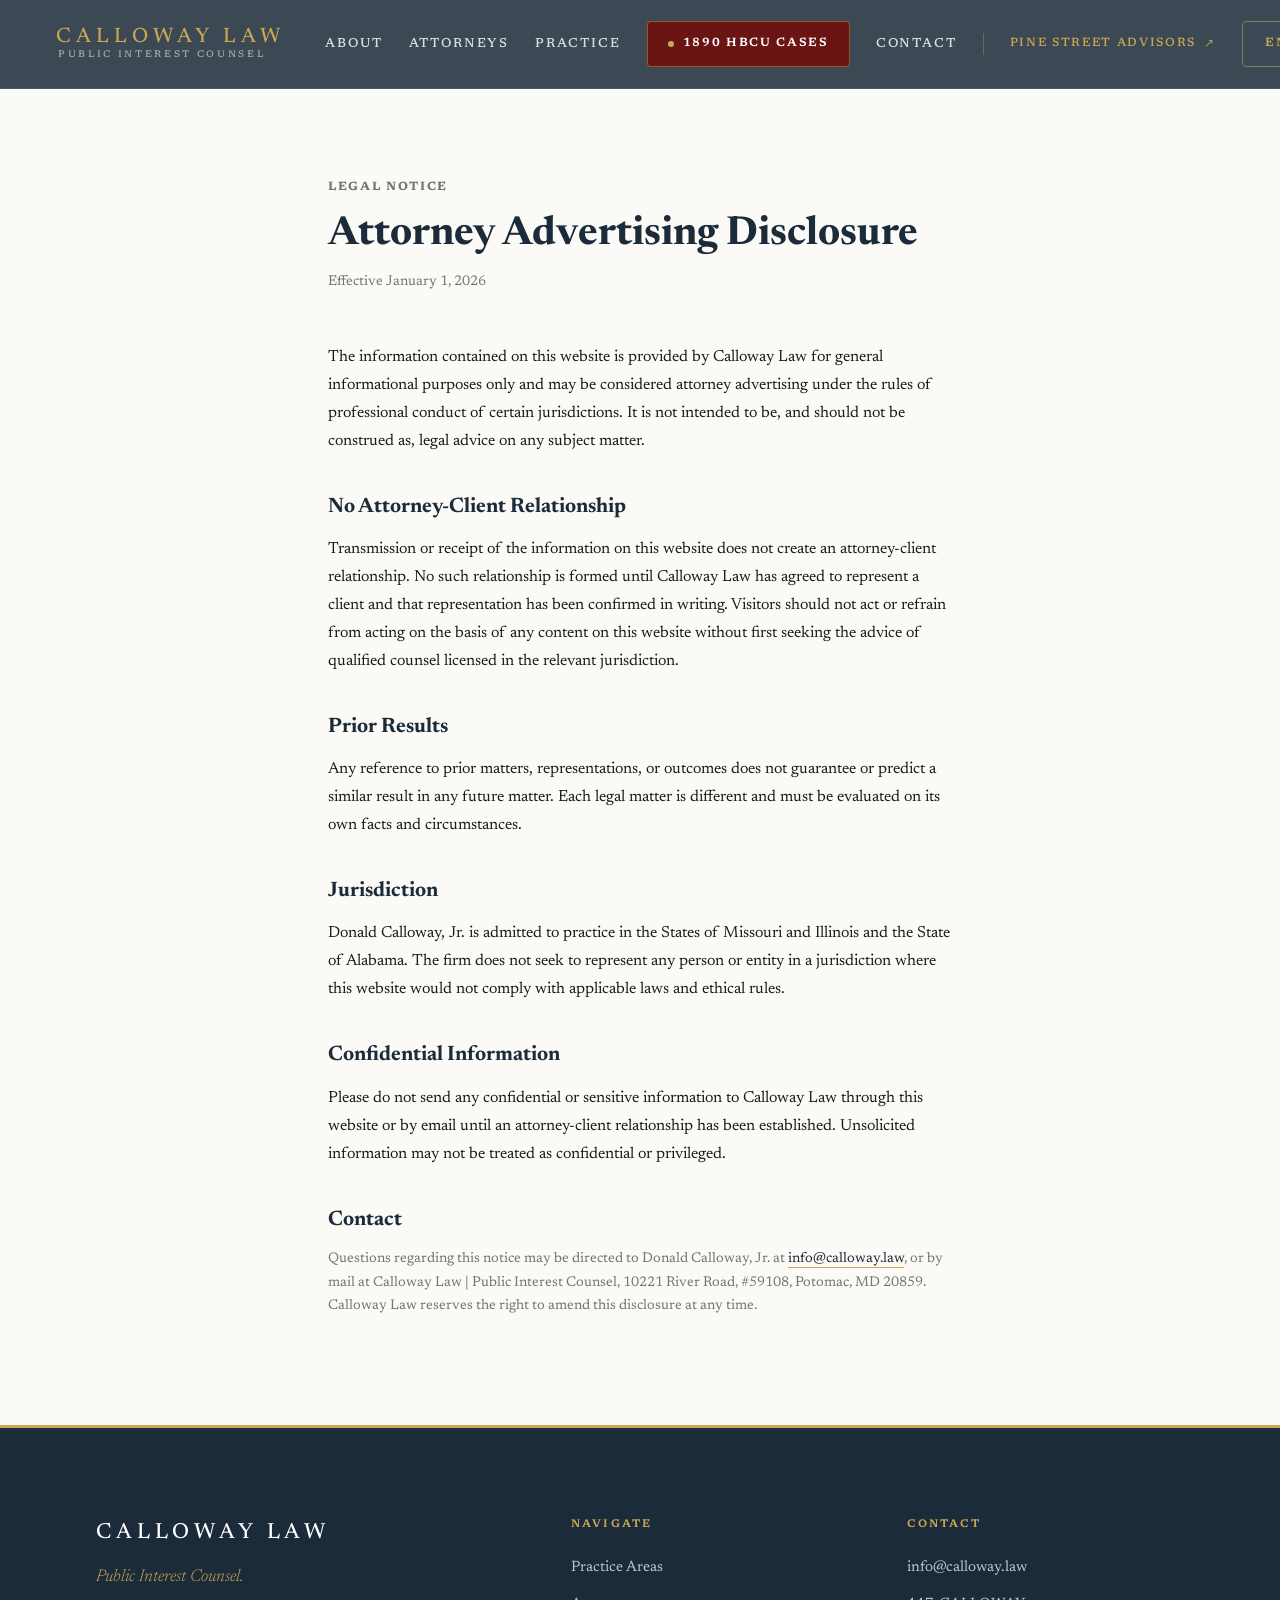
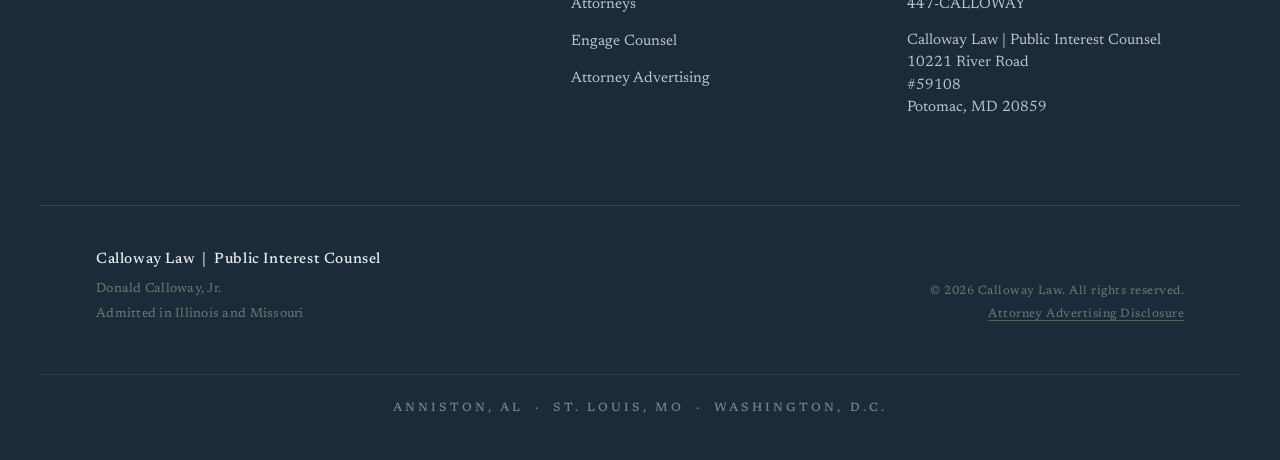
<file: disclosure.html>
<!DOCTYPE html><html lang="en"><head><meta charset="utf-8"><title>Calloway Law</title><meta http-equiv="refresh" content="0; url=disclosure/"><link rel="canonical" href="disclosure/"><script>location.replace('disclosure/'+location.hash);</script></head><body><a href="disclosure/">Continue</a></body></html>
</file>
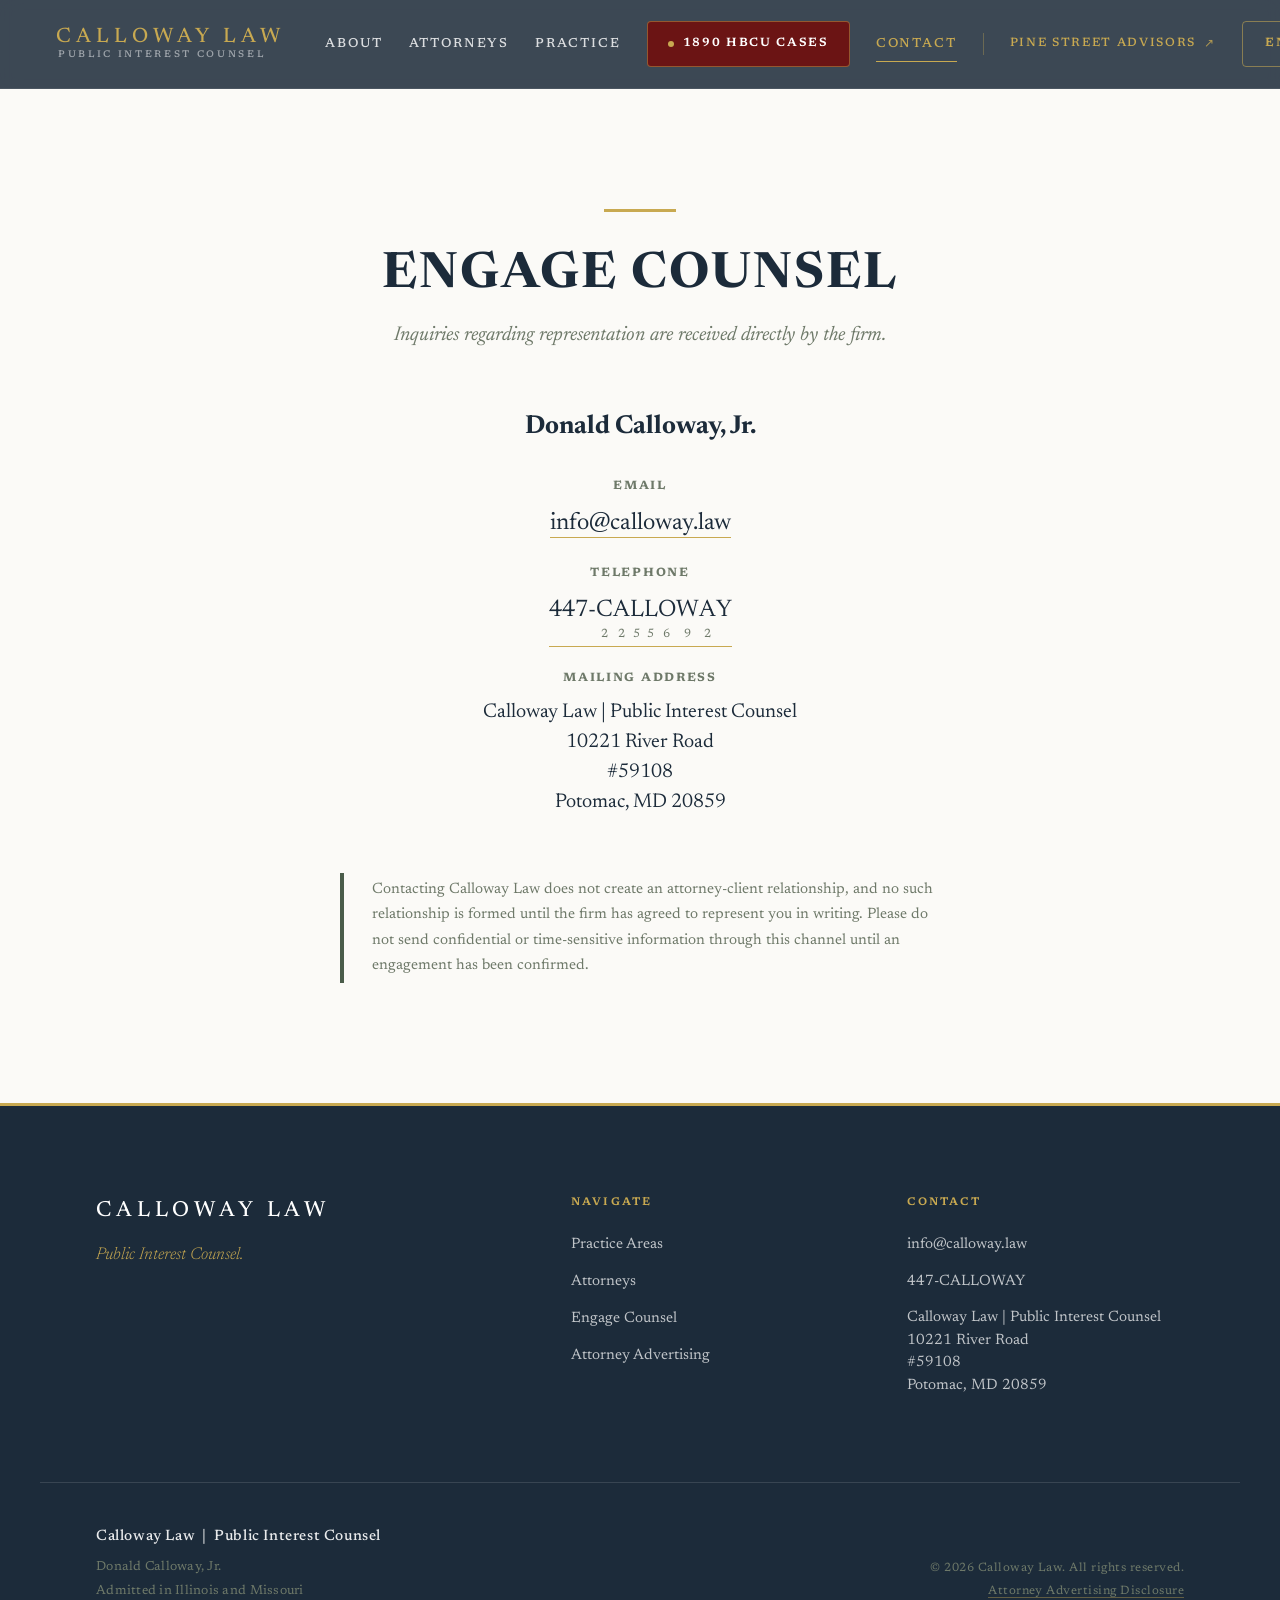
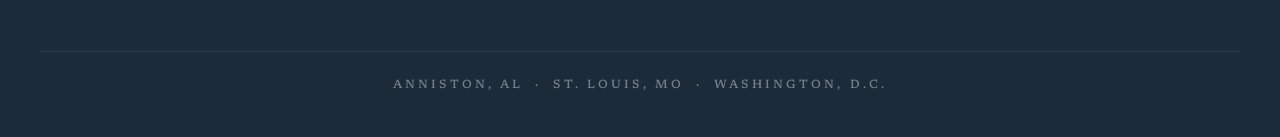
<file: engage.html>
<!DOCTYPE html><html lang="en"><head><meta charset="utf-8"><title>Calloway Law</title><meta http-equiv="refresh" content="0; url=engage/"><link rel="canonical" href="engage/"><script>location.replace('engage/'+location.hash);</script></head><body><a href="engage/">Continue</a></body></html>
</file>
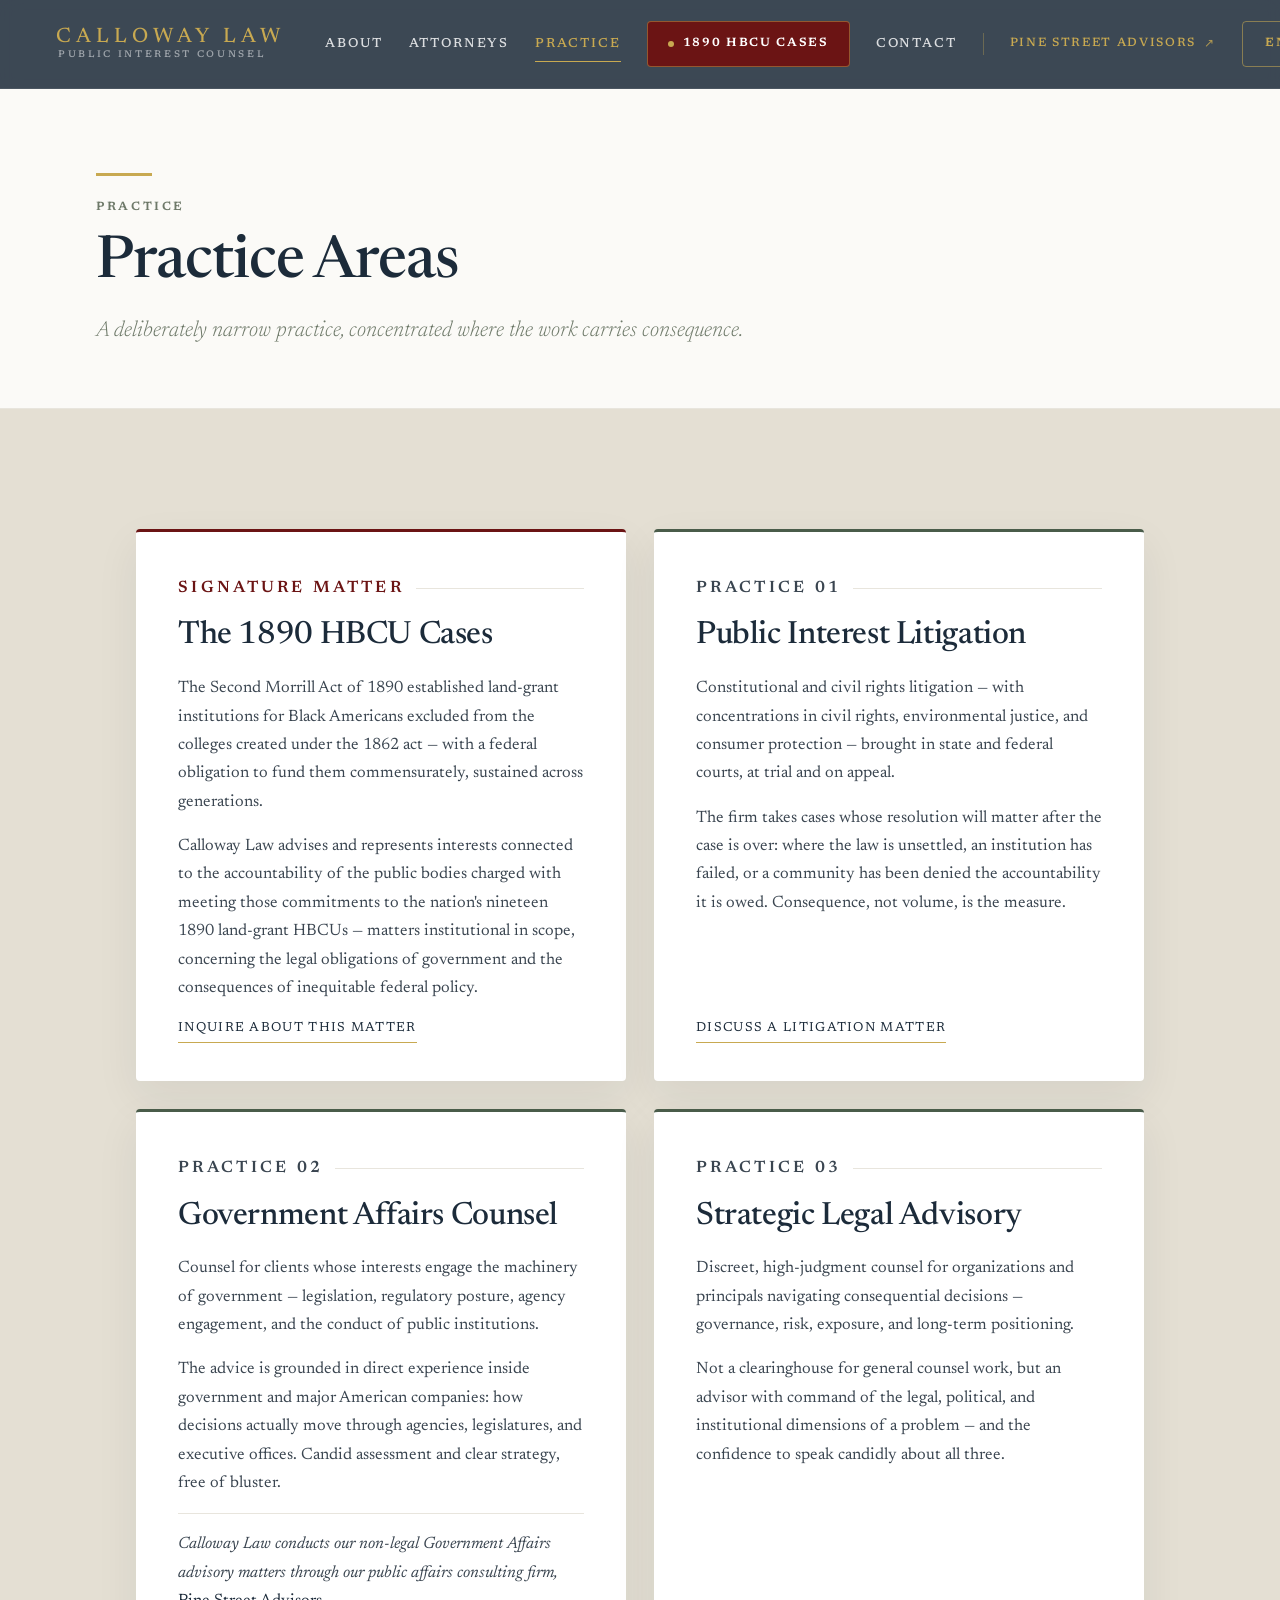
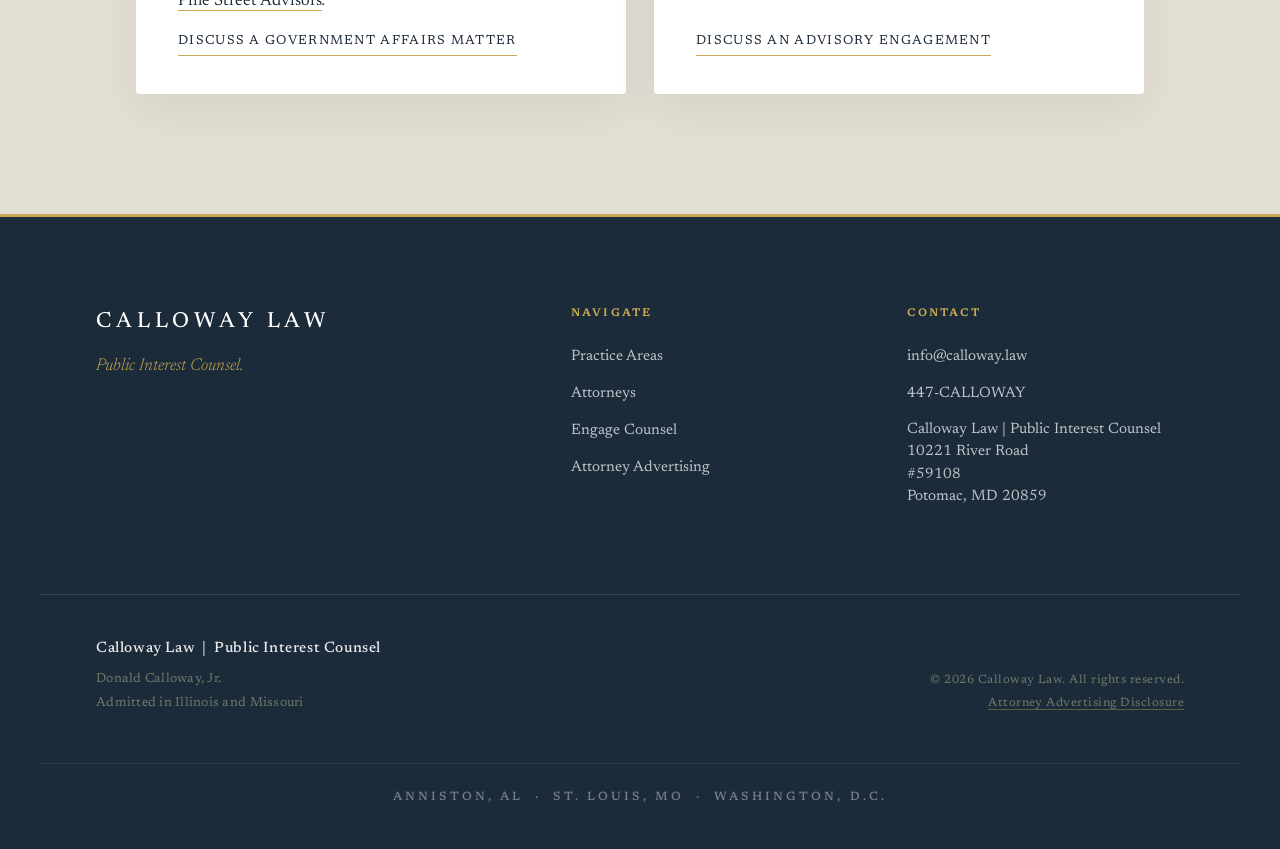
<file: practice.html>
<!DOCTYPE html><html lang="en"><head><meta charset="utf-8"><title>Calloway Law</title><meta http-equiv="refresh" content="0; url=practice/"><link rel="canonical" href="practice/"><script>location.replace('practice/'+location.hash);</script></head><body><a href="practice/">Continue</a></body></html>
</file>
<file: colors_and_type.css>
/* ============================================================
   CALLOWAY LAW — Core Brand Tokens
   Colors + Typography. Locked values from the brand brief.
   Import this file first in any Calloway Law artifact.
   ============================================================ */

/* ---- Carlito: metric-compatible open substitute for Calibri ----
   Calibri is a Microsoft-proprietary font and cannot be served as a
   webfont. Carlito matches its metrics 1:1, so layouts set in Calibri
   reflow identically. On Windows machines real Calibri is used first. */
@import url('https://fonts.googleapis.com/css2?family=Carlito:ital,wght@0,400;0,700;1,400;1,700&display=swap');

/* ---- @font-face declarations for the locked named families ----
   These bind the EXACT locked families to the user's locally-installed
   copy via local(). They do not substitute a different family — they let
   the brand's named fonts (real Calibri on Windows, Liberation Serif on
   Linux) resolve when present, while the token fallback stacks (Georgia,
   Carlito, system serif/sans) render everywhere else. Replace the src with
   url('fonts/<file>.woff2') once licensed files are uploaded to fonts/. */
@font-face { font-family: 'Calibri'; font-style: normal; font-weight: 400; src: local('Calibri'); }
@font-face { font-family: 'Calibri'; font-style: normal; font-weight: 700; src: local('Calibri Bold'), local('Calibri-Bold'); }
@font-face { font-family: 'Calibri'; font-style: italic; font-weight: 400; src: local('Calibri Italic'), local('Calibri-Italic'); }
@font-face { font-family: 'Calibri'; font-style: italic; font-weight: 700; src: local('Calibri Bold Italic'), local('Calibri-BoldItalic'); }

@font-face { font-family: 'Liberation Serif'; font-style: normal; font-weight: 400; src: local('Liberation Serif'); }
@font-face { font-family: 'Liberation Serif'; font-style: normal; font-weight: 700; src: local('Liberation Serif Bold'), local('LiberationSerif-Bold'); }
@font-face { font-family: 'Liberation Serif'; font-style: italic; font-weight: 400; src: local('Liberation Serif Italic'), local('LiberationSerif-Italic'); }

:root {
  /* ============================================================
     COLOR SYSTEM (locked — exact values from brief)
     ============================================================ */

  /* Primary — slate-navy. Wordmark, headlines, link & emphasis text. */
  --slate-navy:    #1C2B3A;   /* rgb(28, 43, 58)   */

  /* Hero accent — champagne gold. Top rules, tagline, sparing emphasis. */
  --champagne-gold: #C8A951;  /* rgb(200, 169, 81) */

  /* Structural accent — forest green. Left-edge vertical rules, framing. */
  --forest-green:  #4A5C4A;   /* rgb(74, 92, 74)   */

  /* Secondary text — sage-grey. Captions, supporting lines, footers. */
  --sage-grey:     #6E7969;   /* rgb(110, 121, 105) */

  /* ---- Supporting neutrals (derived, for surfaces & paper) ---- */
  --paper:         #FBFAF7;   /* warm off-white page ground       */
  --paper-pure:    #FFFFFF;   /* pure white, for crisp documents   */
  --ink-faint:     #E8E5DD;   /* hairline dividers on paper        */
  --slate-navy-90: #2A3A4B;   /* navy, one step lifted (panels)    */

  /* ---- Semantic color roles ---- */
  --color-fg-primary:   var(--slate-navy);    /* headlines, wordmark, body lead */
  --color-fg-secondary: var(--sage-grey);     /* captions, footers, support     */
  --color-fg-emphasis:  var(--slate-navy);    /* links, emphasis text           */
  --color-accent:       var(--champagne-gold);/* rules, tagline, sparing accent */
  --color-structural:   var(--forest-green);  /* left bars, structural framing  */
  --color-bg:           var(--paper);
  --color-bg-document:  var(--paper-pure);
  --color-divider:      var(--ink-faint);

  /* ============================================================
     TYPOGRAPHY (locked families)
     ============================================================ */

  /* Display & wordmark — classical serif, bold, uppercase, tracked. */
  --font-display: Georgia, 'Times New Roman', 'Liberation Serif', serif;
  /* Tagline & long-form narrative — same serif, italic. */
  --font-serif:   Georgia, 'Times New Roman', 'Liberation Serif', serif;
  /* Body, captions, contact lines — clean humanist sans. */
  --font-body:    'Calibri', 'Carlito', 'Segoe UI', system-ui, sans-serif;

  /* ---- Wordmark treatment ---- */
  --wordmark-spacing: 0.18em;   /* letter-spacing on the mark        */
  --wordmark-weight:  700;
  --wordmark-case:    uppercase; /* @kind other */

  /* ---- Type scale (rem; 1rem = 16px) ---- */
  --text-display:  3.5rem;   /* 56px — hero wordmark / cover         */
  --text-h1:       2.5rem;   /* 40px — slide & document titles       */
  --text-h2:       1.875rem; /* 30px — section heads                 */
  --text-h3:       1.375rem; /* 22px — sub-heads                     */
  --text-tagline:  1.25rem;  /* 20px — "Public Interest Counsel."    */
  --text-body:     1rem;     /* 16px — body copy                     */
  --text-small:    0.875rem; /* 14px — captions                      */
  --text-footer:   0.8125rem;/* 13px (~12pt) — footers, FLOOR        */

  /* ---- Line heights ---- */
  --leading-tight:  1.12;
  --leading-snug:   1.3;
  --leading-normal: 1.55;
  --leading-relaxed:1.7;

  /* ---- Tracking ---- */
  --track-tight:  -0.01em;
  --track-normal: 0; /* @kind spacing */
  --track-wide:   0.08em;   /* small-caps labels, eyebrows           */
  --track-wider:  0.18em;   /* wordmark                              */

  /* ============================================================
     STRUCTURAL MOTIF — the firm's visual signature
     "thin champagne top rule + forest-green left bar"
     ============================================================ */
  --rule-top-weight:  3px;    /* thin gold rule across top of a block */
  --rule-top-color:   var(--champagne-gold);
  --bar-left-weight:  5px;    /* forest-green vertical bar, left edge  */
  --bar-left-color:   var(--forest-green);

  /* ---- Spacing scale (8px base) ---- */
  --space-1: 4px;
  --space-2: 8px;
  --space-3: 16px;
  --space-4: 24px;
  --space-5: 32px;
  --space-6: 48px;
  --space-7: 64px;
  --space-8: 96px;
  --space-9: 128px;

  /* ---- Layout ---- */
  --margin-page:  var(--space-8); /* generous page margins — discipline */
  --measure:      66ch;           /* max line length for body copy      */
}

/* ============================================================
   SEMANTIC ELEMENT STYLES
   Apply by using these classes or copying the rules.
   ============================================================ */

.cl-wordmark {
  font-family: var(--font-display);
  font-weight: var(--wordmark-weight);
  text-transform: var(--wordmark-case);
  letter-spacing: var(--wordmark-spacing);
  color: var(--slate-navy);
  line-height: var(--leading-tight);
}

.cl-tagline {
  font-family: var(--font-serif);
  font-style: italic;
  color: var(--champagne-gold);
  font-size: var(--text-tagline);
  letter-spacing: 0.01em;
}

.cl-h1 {
  font-family: var(--font-display);
  font-weight: 700;
  text-transform: uppercase;
  letter-spacing: var(--track-wide);
  color: var(--slate-navy);
  font-size: var(--text-h1);
  line-height: var(--leading-tight);
}

.cl-h2 {
  font-family: var(--font-display);
  font-weight: 700;
  color: var(--slate-navy);
  font-size: var(--text-h2);
  line-height: var(--leading-snug);
}

.cl-h3 {
  font-family: var(--font-serif);
  font-weight: 700;
  color: var(--slate-navy);
  font-size: var(--text-h3);
  line-height: var(--leading-snug);
}

.cl-eyebrow {
  font-family: var(--font-body);
  font-weight: 700;
  text-transform: uppercase;
  letter-spacing: var(--track-wide);
  color: var(--sage-grey);
  font-size: var(--text-small);
}

.cl-body {
  font-family: var(--font-body);
  font-weight: 400;
  color: var(--slate-navy);
  font-size: var(--text-body);
  line-height: var(--leading-normal);
  max-width: var(--measure);
}

.cl-lede {
  font-family: var(--font-serif);
  font-style: italic;
  color: var(--slate-navy);
  font-size: var(--text-h3);
  line-height: var(--leading-relaxed);
}

.cl-caption {
  font-family: var(--font-body);
  color: var(--sage-grey);
  font-size: var(--text-small);
  line-height: var(--leading-snug);
}

.cl-footer {
  font-family: var(--font-body);
  color: var(--sage-grey);
  font-size: var(--text-footer);
  line-height: var(--leading-snug);
  letter-spacing: 0.01em;
}

a.cl-link,
.cl-link {
  color: var(--slate-navy);
  text-decoration: none;
  border-bottom: 1px solid var(--champagne-gold);
  padding-bottom: 1px;
}

/* ============================================================
   MOTIF UTILITIES — compose the signature framing
   ============================================================ */

/* Gold top rule across the top of a block */
.cl-rule-top {
  border-top: var(--rule-top-weight) solid var(--rule-top-color);
}

/* Forest-green vertical bar anchoring the left edge of text */
.cl-bar-left {
  border-left: var(--bar-left-weight) solid var(--bar-left-color);
  padding-left: var(--space-4);
}

/* Full signature frame: gold top + green left */
.cl-frame {
  border-top: var(--rule-top-weight) solid var(--rule-top-color);
  border-left: var(--bar-left-weight) solid var(--bar-left-color);
  padding: var(--space-5) var(--space-5) var(--space-5) var(--space-4);
}

/* Short centered gold rule — for lockups & covers */
.cl-rule-short {
  width: 72px;
  height: var(--rule-top-weight);
  background: var(--champagne-gold);
  border: 0;
}
</file>
<file: site.css>
/* ============================================================
   CALLOWAY LAW — Website styles (elevated edition)
   Editorial, photographic, esteemed. Builds on
   colors_and_type.css but overrides the type stack with a
   refined Newsreader serif + Libre Franklin sans pairing.
   ============================================================ */

@import url('https://fonts.googleapis.com/css2?family=Newsreader:ital,opsz,wght@0,6..72,300;0,6..72,400;0,6..72,500;0,6..72,600;0,6..72,700;1,6..72,300;1,6..72,400;1,6..72,500&family=Libre+Franklin:wght@300;400;500;600;700&display=swap');

*, *::before, *::after { box-sizing: border-box; }
html { -webkit-text-size-adjust: 100%; scroll-behavior: smooth; }

:root {
  --near-black: #1A1A1A;
  --maroon: #6B1414;
  --maxw: 1200px;
  /* elevated type stack — website scope */
  --font-display: 'Newsreader', Georgia, 'Times New Roman', serif;
  --font-serif:   'Newsreader', Georgia, 'Times New Roman', serif;
  --font-body:    'Newsreader', Georgia, 'Times New Roman', serif;
}

body {
  margin: 0;
  background: var(--paper);
  color: var(--near-black);
  font-family: var(--font-body);
  font-size: 17px;
  line-height: 1.6;
  font-weight: 400;
  -webkit-font-smoothing: antialiased;
  text-rendering: optimizeLegibility;
}

img { max-width: 100%; display: block; }
a { color: inherit; }
::selection { background: rgba(200,169,81,.28); }

/* ---------- shared layout primitives ---------- */
.shell { max-width: var(--maxw); margin: 0 auto; padding: 0 56px; }
.section { padding: 120px 0; }
.section--tight { padding: 84px 0; }

/* small caps eyebrow */
.eyebrow {
  font-family: var(--font-body);
  font-weight: 600;
  text-transform: uppercase;
  letter-spacing: .22em;
  font-size: 12px;
  color: var(--sage-grey);
  margin: 0 0 18px;
}

/* Major section header — thin champagne rule above the eyebrow */
.sec-head { max-width: var(--maxw); margin: 0 auto; padding: 0 56px; }
.sec-rule {
  width: 64px; height: 0;
  border-top: 3px solid var(--champagne-gold);
  margin: 0 0 26px;
}
.sec-title {
  font-family: var(--font-display);
  font-weight: 500;
  color: var(--slate-navy);
  font-size: clamp(30px, 3.6vw, 46px);
  line-height: 1.12;
  letter-spacing: -0.01em;
  margin: 0;
  text-wrap: balance;
}

/* ============================================================
   NAVIGATION — sticky slate-navy bar with lockup + CTA
   ============================================================ */
.nav {
  position: sticky; top: 0; z-index: 100;
  background: rgba(28,43,58,.86);
  backdrop-filter: saturate(140%) blur(10px);
  -webkit-backdrop-filter: saturate(140%) blur(10px);
  border-bottom: 1px solid rgba(255,255,255,.08);
  transition: background .3s ease, box-shadow .3s ease;
}
.nav.is-scrolled {
  background: rgba(24,37,50,.97);
  box-shadow: 0 10px 34px rgba(0,0,0,.28);
}
.nav-inner {
  max-width: 1380px; margin: 0 auto;
  padding: 0 56px;
  height: 88px;
  display: flex; align-items: center; justify-content: space-between; gap: 40px;
}
.nav-mark { text-decoration: none; display: flex; flex-direction: column; gap: 3px; line-height: 1; white-space: nowrap; }
.nav-mark-name {
  font-family: var(--font-display);
  font-weight: 500;
  text-transform: uppercase;
  letter-spacing: .24em;
  font-size: 21px;
  color: var(--champagne-gold);
  white-space: nowrap;
}
.nav-mark-sub {
  font-family: var(--font-body);
  font-weight: 500;
  text-transform: uppercase;
  letter-spacing: .28em;
  font-size: 9.5px;
  color: rgba(255,255,255,.5);
  padding-left: 2px;
}
.nav-nav { display: flex; align-items: center; gap: 26px; }
.nav-links {
  display: flex; align-items: center; gap: 28px;
  list-style: none; margin: 0; padding: 0;
}
.nav-links a {
  font-family: var(--font-body);
  font-weight: 500;
  font-size: 13px;
  letter-spacing: .16em;
  text-transform: uppercase;
  color: rgba(255,255,255,.82);
  text-decoration: none;
  padding: 8px 0;
  position: relative;
  transition: color .25s ease;
}
.nav-links a::after {
  content: ""; position: absolute; left: 0; right: 100%; bottom: 0;
  height: 1.5px; background: var(--champagne-gold);
  transition: right .28s ease;
}
.nav-links a:hover { color: #fff; }
.nav-links a:hover::after { right: 0; }
.nav-links a[aria-current="page"] { color: var(--champagne-gold); }
.nav-links a[aria-current="page"]::after { right: 0; }
/* flat nav links (evenly spaced row after the wordmark) */
.nav-nav .navlink {
  font-family: var(--font-body);
  font-weight: 500; font-size: 13px; letter-spacing: .14em; text-transform: uppercase;
  color: rgba(255,255,255,.82); text-decoration: none;
  padding: 8px 0; position: relative; white-space: nowrap;
  transition: color .25s ease;
}
.nav-nav .navlink::after {
  content: ""; position: absolute; left: 0; right: 100%; bottom: 0;
  height: 1.5px; background: var(--champagne-gold); transition: right .28s ease;
}
.nav-nav .navlink:hover { color: #fff; }
.nav-nav .navlink:hover::after { right: 0; }
.nav-nav .navlink[aria-current="page"] { color: var(--champagne-gold); }
.nav-nav .navlink[aria-current="page"]::after { right: 0; }
.nav-cta {
  font-family: var(--font-body);
  font-weight: 600;
  font-size: 12px; letter-spacing: .16em; text-transform: uppercase;
  color: var(--champagne-gold);
  text-decoration: none;
  border: 1px solid rgba(200,169,81,.55);
  border-radius: 4px;
  padding: 12px 22px;
  transition: background .25s ease, color .25s ease, border-color .25s ease;
  white-space: nowrap;
}
.nav-cta:hover { background: var(--champagne-gold); color: var(--slate-navy); border-color: var(--champagne-gold); }
.nav-hbcu {
  font-family: var(--font-body);
  font-weight: 600;
  font-size: 12px; letter-spacing: .14em; text-transform: uppercase;
  color: #fff;
  text-decoration: none;
  background: var(--maroon);
  border: 1px solid rgba(200,169,81,.45);
  border-radius: 4px;
  padding: 12px 20px;
  display: inline-flex; align-items: center; gap: 9px;
  transition: background .25s ease, border-color .25s ease, color .25s ease;
  white-space: nowrap;
}
.nav-hbcu::before { content: ""; width: 6px; height: 6px; border-radius: 50%; background: var(--champagne-gold); flex: none; }
.nav-hbcu:hover { background: #7d1a1a; border-color: var(--champagne-gold); }
/* Cross-firm reference — Pine Street Advisors */
.nav-pine {
  font-family: var(--font-body);
  font-weight: 500; font-size: 12px; letter-spacing: .14em; text-transform: uppercase;
  color: var(--champagne-gold); text-decoration: none; white-space: nowrap;
  display: inline-flex; align-items: center; gap: 8px;
  padding: 8px 0 8px 27px; position: relative;
  transition: color .25s ease;
}
.nav-pine::before {
  content: ""; position: absolute; left: 0; top: 50%; transform: translateY(-50%);
  width: 1px; height: 22px; background: rgba(200,169,81,.34);
}
.nav-pine .ext { font-size: 12px; line-height: 1; opacity: .82; transition: transform .25s ease; }
.nav-pine:hover { color: #fff; }
.nav-pine:hover .ext { transform: translate(2px,-2px); }
.nav-toggle {
  display: none; background: none; border: 0; cursor: pointer;
  width: 40px; height: 40px; padding: 8px;
}
.nav-toggle span { display: block; height: 2px; background: #fff; margin: 5px 0; transition: transform .3s ease, opacity .3s ease; }

/* ============================================================
   BUTTONS
   ============================================================ */
.btn {
  display: inline-flex; align-items: center; gap: 12px;
  font-family: var(--font-body);
  font-weight: 600;
  font-size: 13px;
  letter-spacing: .14em;
  text-transform: uppercase;
  text-decoration: none;
  padding: 17px 34px;
  border-radius: 4px;
  border: 1px solid transparent;
  cursor: pointer;
  white-space: nowrap;
  transition: transform .2s ease, background .25s ease, color .25s ease, border-color .25s ease, box-shadow .25s ease;
}
.btn:hover { transform: translateY(-1px); }
.btn:active { transform: translateY(0); }
.btn .arw { transition: transform .25s ease; }
.btn:hover .arw { transform: translateX(4px); }
.btn--gold { background: var(--champagne-gold); color: var(--slate-navy); box-shadow: 0 12px 30px rgba(200,169,81,.25); }
.btn--gold:hover { background: #d4b968; }
.btn--navy { background: var(--slate-navy); color: #fff; }
.btn--navy:hover { background: var(--slate-navy-90); }
.btn--ghost-light {
  background: transparent; color: #fff; border-color: rgba(255,255,255,.4);
}
.btn--ghost-light:hover { border-color: var(--champagne-gold); color: var(--champagne-gold); }
.btn--ghost {
  background: transparent; color: var(--slate-navy); border-color: var(--champagne-gold);
}
.btn--ghost:hover { background: rgba(200,169,81,.12); }

/* subdued inline link */
.cl-inline-link {
  color: var(--slate-navy); text-decoration: none;
  border-bottom: 1px solid var(--champagne-gold); padding-bottom: 1px;
  transition: border-color .2s ease;
}
.cl-inline-link:hover { border-bottom-width: 2px; }

/* ============================================================
   INTERIOR PAGE HEADER — compact, modern, on paper
   ============================================================ */
.page-head {
  position: relative;
  background: var(--paper);
  overflow: hidden;
  border-bottom: 1px solid var(--ink-faint);
}
.page-head .ph-photo { display: none; }
.page-head::after { display: none; }
.page-head-inner {
  position: relative; z-index: 2;
  max-width: var(--maxw); margin: 0 auto; padding: 84px 56px 60px;
}
.page-head .ph-rule { width: 56px; height: 0; border-top: 3px solid var(--champagne-gold); margin: 0 0 22px; }
.page-head .eyebrow { color: var(--sage-grey); margin-bottom: 16px; }
.page-head h1 {
  font-family: var(--font-display); font-weight: 500;
  color: var(--slate-navy); font-size: clamp(36px, 4.6vw, 60px);
  line-height: 1.05; letter-spacing: -0.018em; margin: 0; text-wrap: balance;
}
.page-head .ph-sub {
  font-family: var(--font-serif); font-style: italic; font-weight: 300;
  color: var(--sage-grey); font-size: clamp(17px, 1.8vw, 22px);
  margin: 20px 0 0; max-width: 62ch; line-height: 1.5;
}

/* minimal masthead variant (no photo) */
.page-head--plain::after { background: none; }

/* ============================================================
   FOOTER — slate-navy, three columns + dignified id block
   ============================================================ */
.footer {
  background: var(--slate-navy);
  color: rgba(255,255,255,.72);
  border-top: 3px solid var(--champagne-gold);
}
.footer-grid {
  max-width: var(--maxw); margin: 0 auto;
  padding: 88px 56px 0;
  display: grid; grid-template-columns: 1.5fr 1fr 1fr; gap: 60px;
}
.footer h4 {
  font-family: var(--font-body); font-weight: 600;
  text-transform: uppercase; letter-spacing: .2em;
  font-size: 11px; color: var(--champagne-gold); margin: 0 0 22px;
}
.footer-mark {
  font-family: var(--font-display); font-weight: 500;
  text-transform: uppercase; letter-spacing: .22em;
  font-size: 22px; color: #fff; margin: 0 0 14px;
}
.footer-mark + p {
  font-family: var(--font-serif); font-style: italic; font-weight: 300;
  color: var(--champagne-gold); font-size: 17px; margin: 0; max-width: 34ch; line-height: 1.5;
}
.footer ul { list-style: none; margin: 0; padding: 0; }
.footer li { margin-bottom: 13px; font-size: 15px; }
.footer a { color: rgba(255,255,255,.72); text-decoration: none; transition: color .2s ease; }
.footer a:hover { color: var(--champagne-gold); }

/* Firm identification block — centered, framed, set apart */
.footer-id {
  max-width: var(--maxw); margin: 72px auto 0;
  padding: 40px 56px 48px;
  border-top: 1px solid rgba(255,255,255,.12);
  display: flex; justify-content: space-between; align-items: flex-end;
  gap: 32px; flex-wrap: wrap;
}
.footer-id .id-lines {
  font-family: var(--font-body); color: var(--sage-grey);
  font-size: 13px; line-height: 1.85; letter-spacing: .02em;
}
.footer-id .id-lines strong {
  display: inline-block; margin-bottom: 4px;
  font-family: var(--font-display); font-weight: 500; font-style: normal;
  color: rgba(255,255,255,.9); font-size: 15px; letter-spacing: .04em;
}
.footer-id .id-meta {
  font-family: var(--font-body); color: var(--sage-grey);
  font-size: 12px; letter-spacing: .04em; text-align: right; line-height: 1.9;
}

/* Muted city line — very bottom of every page */
.footer-cities {
  max-width: var(--maxw); margin: 0 auto;
  padding: 24px 56px 42px; text-align: center;
  border-top: 1px solid rgba(255,255,255,.08);
  font-family: var(--font-body); font-size: 12px; font-weight: 500;
  letter-spacing: .26em; text-transform: uppercase; color: rgba(255,255,255,.4);
}
.footer-cities .sep { color: var(--champagne-gold); margin: 0 12px; opacity: .7; }
@media (max-width: 860px) {
  .footer-cities { padding-left: 26px; padding-right: 26px; letter-spacing: .18em; font-size: 11px; }
}

/* ============================================================
   SCROLL REVEAL
   ============================================================ */
.reveal { opacity: 0; transform: translateY(22px); transition: opacity .8s cubic-bezier(.22,.61,.36,1), transform .8s cubic-bezier(.22,.61,.36,1); }
.reveal.is-in { opacity: 1; transform: none; }
.reveal[data-delay="1"] { transition-delay: .1s; }
.reveal[data-delay="2"] { transition-delay: .2s; }
.reveal[data-delay="3"] { transition-delay: .3s; }
@media (prefers-reduced-motion: reduce) {
  html { scroll-behavior: auto; }
  .reveal { opacity: 1; transform: none; transition: none; }
}

/* ============================================================
   RESPONSIVE — nav collapses to hamburger below 1024
   ============================================================ */
@media (max-width: 1279px) and (min-width: 861px) {
  .nav-inner { height: auto; flex-wrap: wrap; row-gap: 14px; padding-top: 18px; padding-bottom: 16px; }
  .nav-nav { width: 100%; justify-content: space-between; gap: 14px; flex-wrap: wrap; border-top: 1px solid rgba(200,169,81,.24); padding-top: 14px; }
  .nav-nav .navlink { font-size: 12px; letter-spacing: .12em; }
  .nav-pine { font-size: 12px; padding-left: 0; }
  .nav-pine::before { display: none; }
  .nav-cta { display: none; }
}

/* ============================================================
   RESPONSIVE — mobile
   ============================================================ */
@media (max-width: 860px) {
  .shell, .nav-inner, .sec-head, .footer-grid, .footer-id { padding-left: 26px; padding-right: 26px; }
  .section { padding: 72px 0; }
  .section--tight { padding: 52px 0; }

  .nav-inner { height: 68px; }
  .nav-mark-name { font-size: 17px; letter-spacing: .18em; }
  .nav-mark-sub { font-size: 8px; letter-spacing: .22em; }
  .nav-inner { height: auto; flex-wrap: wrap; row-gap: 10px; padding-top: 14px; padding-bottom: 12px; }
  .nav-nav { width: 100%; flex-wrap: wrap; justify-content: flex-start; gap: 10px 20px; border-top: 1px solid rgba(200,169,81,.24); padding-top: 12px; }
  .nav-nav .navlink { font-size: 12px; letter-spacing: .12em; padding: 6px 0; }
  .nav-hbcu { font-size: 12px; }
  .nav-pine { font-size: 12px; padding-left: 0; }
  .nav-pine::before { display: none; }
  .nav-cta { display: none; }

  .page-head-inner { padding: 56px 26px 44px; }

  .footer-grid { grid-template-columns: 1fr; gap: 44px; padding-top: 60px; }
  .footer-id { flex-direction: column; align-items: flex-start; }
  .footer-id .id-meta { text-align: left; }
}

.vanity { display: inline-flex; align-items: flex-start; text-decoration: none; }
.vanity .vl { display: inline-flex; flex-direction: column; align-items: center; line-height: 1; }
.vanity .vd { font-family: var(--font-body); font-size: 12px; letter-spacing: 0; line-height: 1; margin-top: 6px; color: var(--sage-grey); }
</file>
